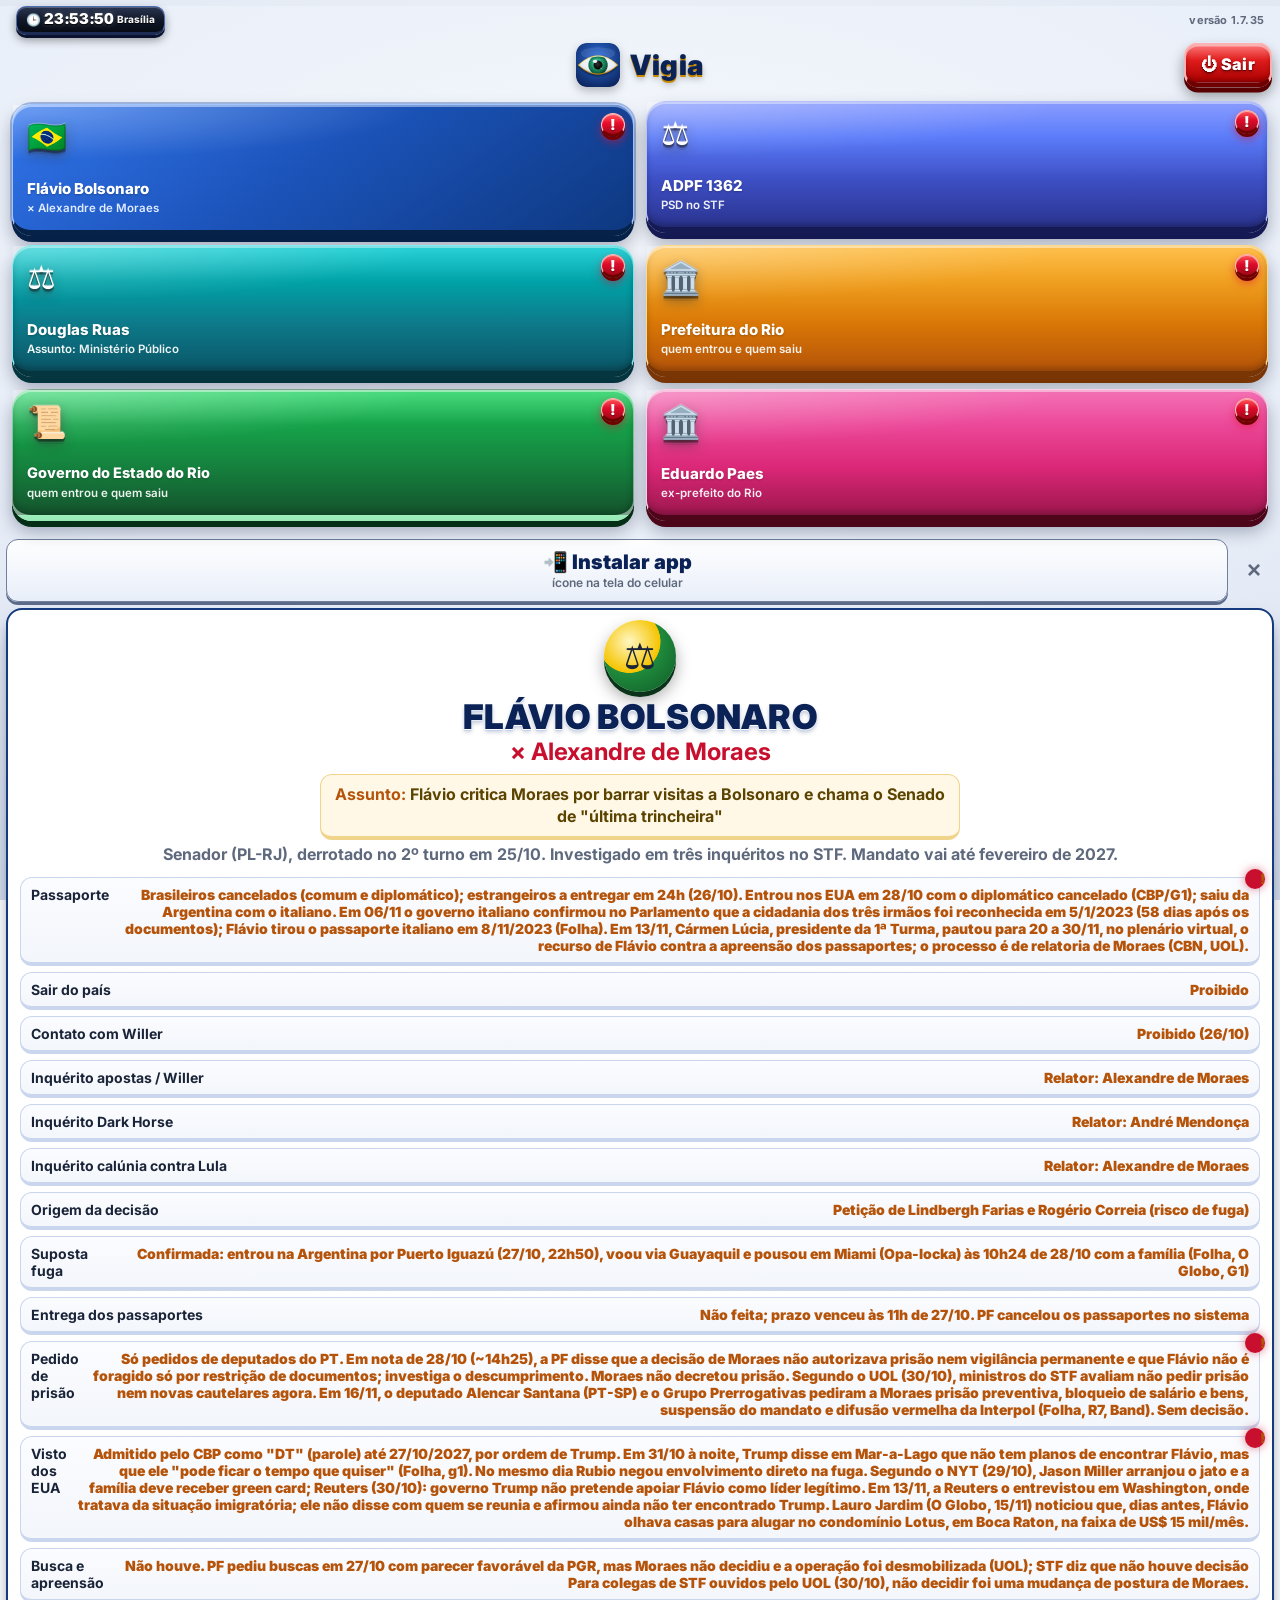
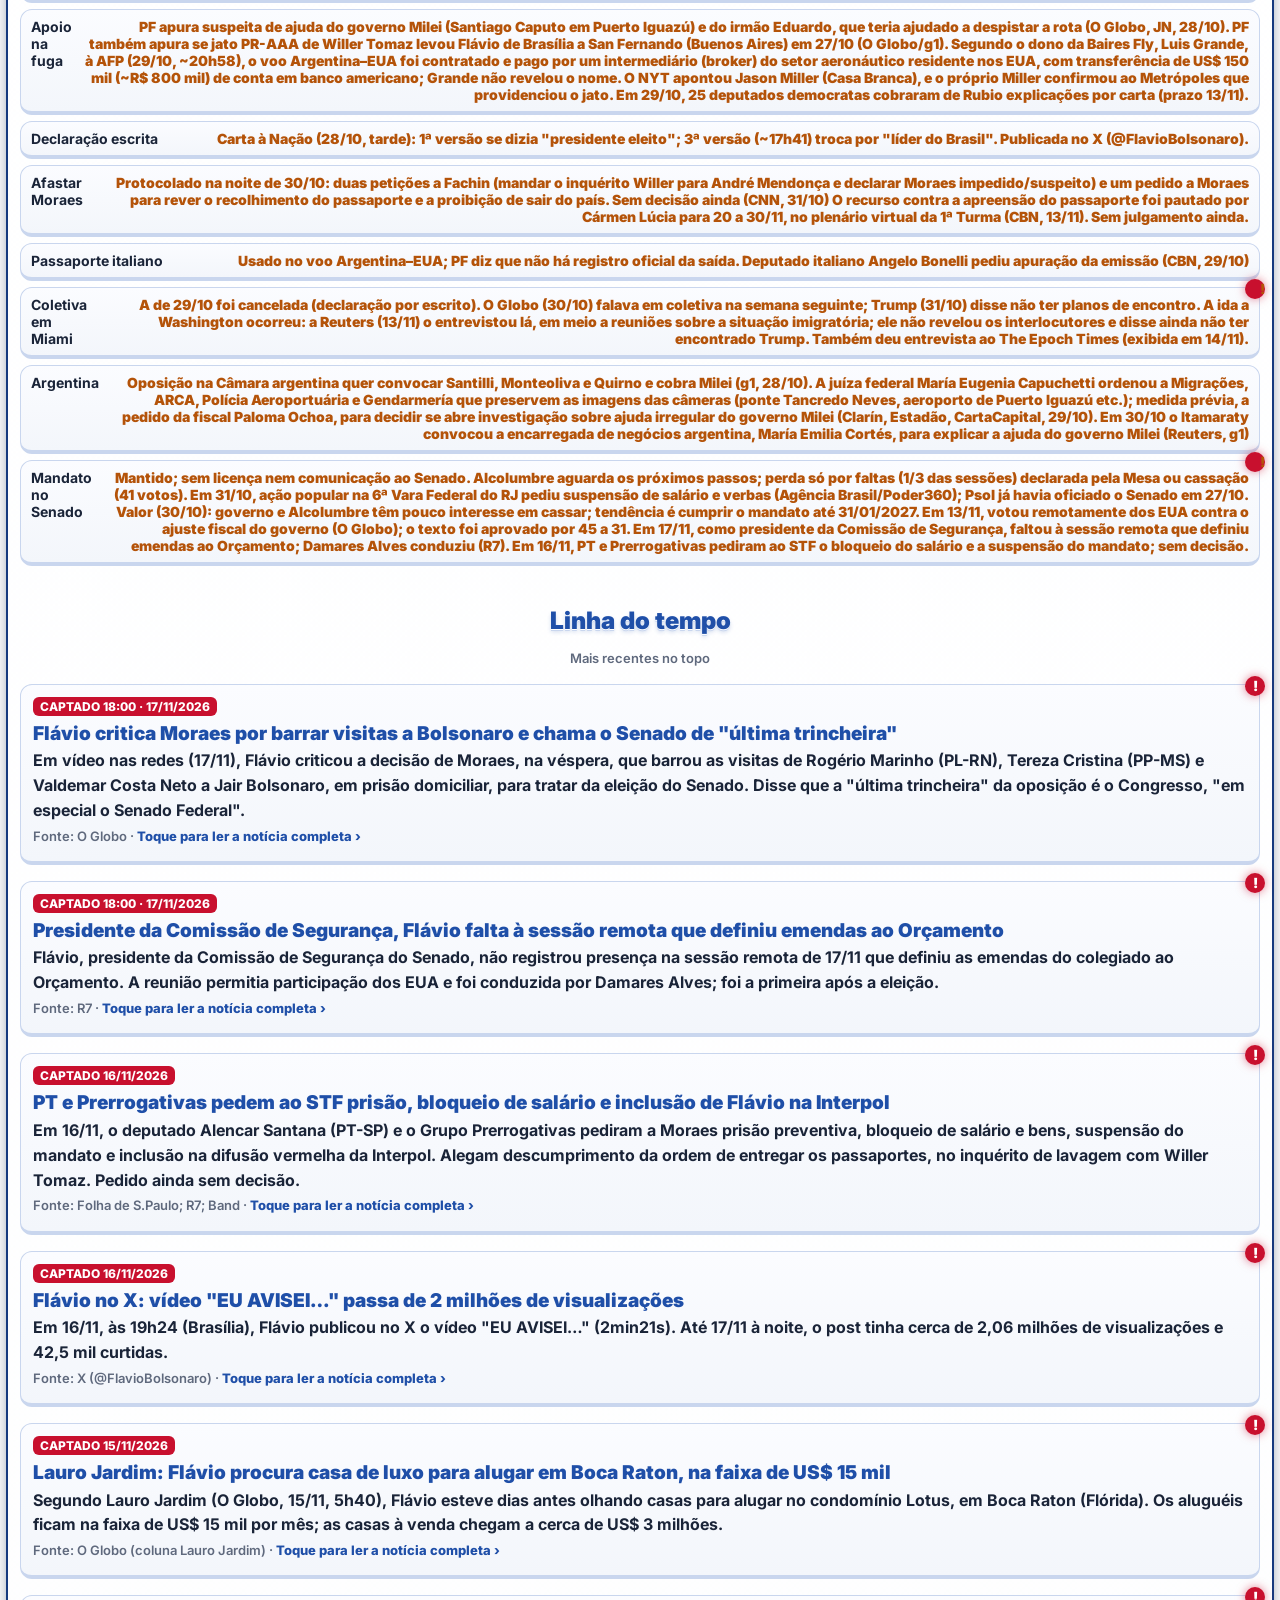
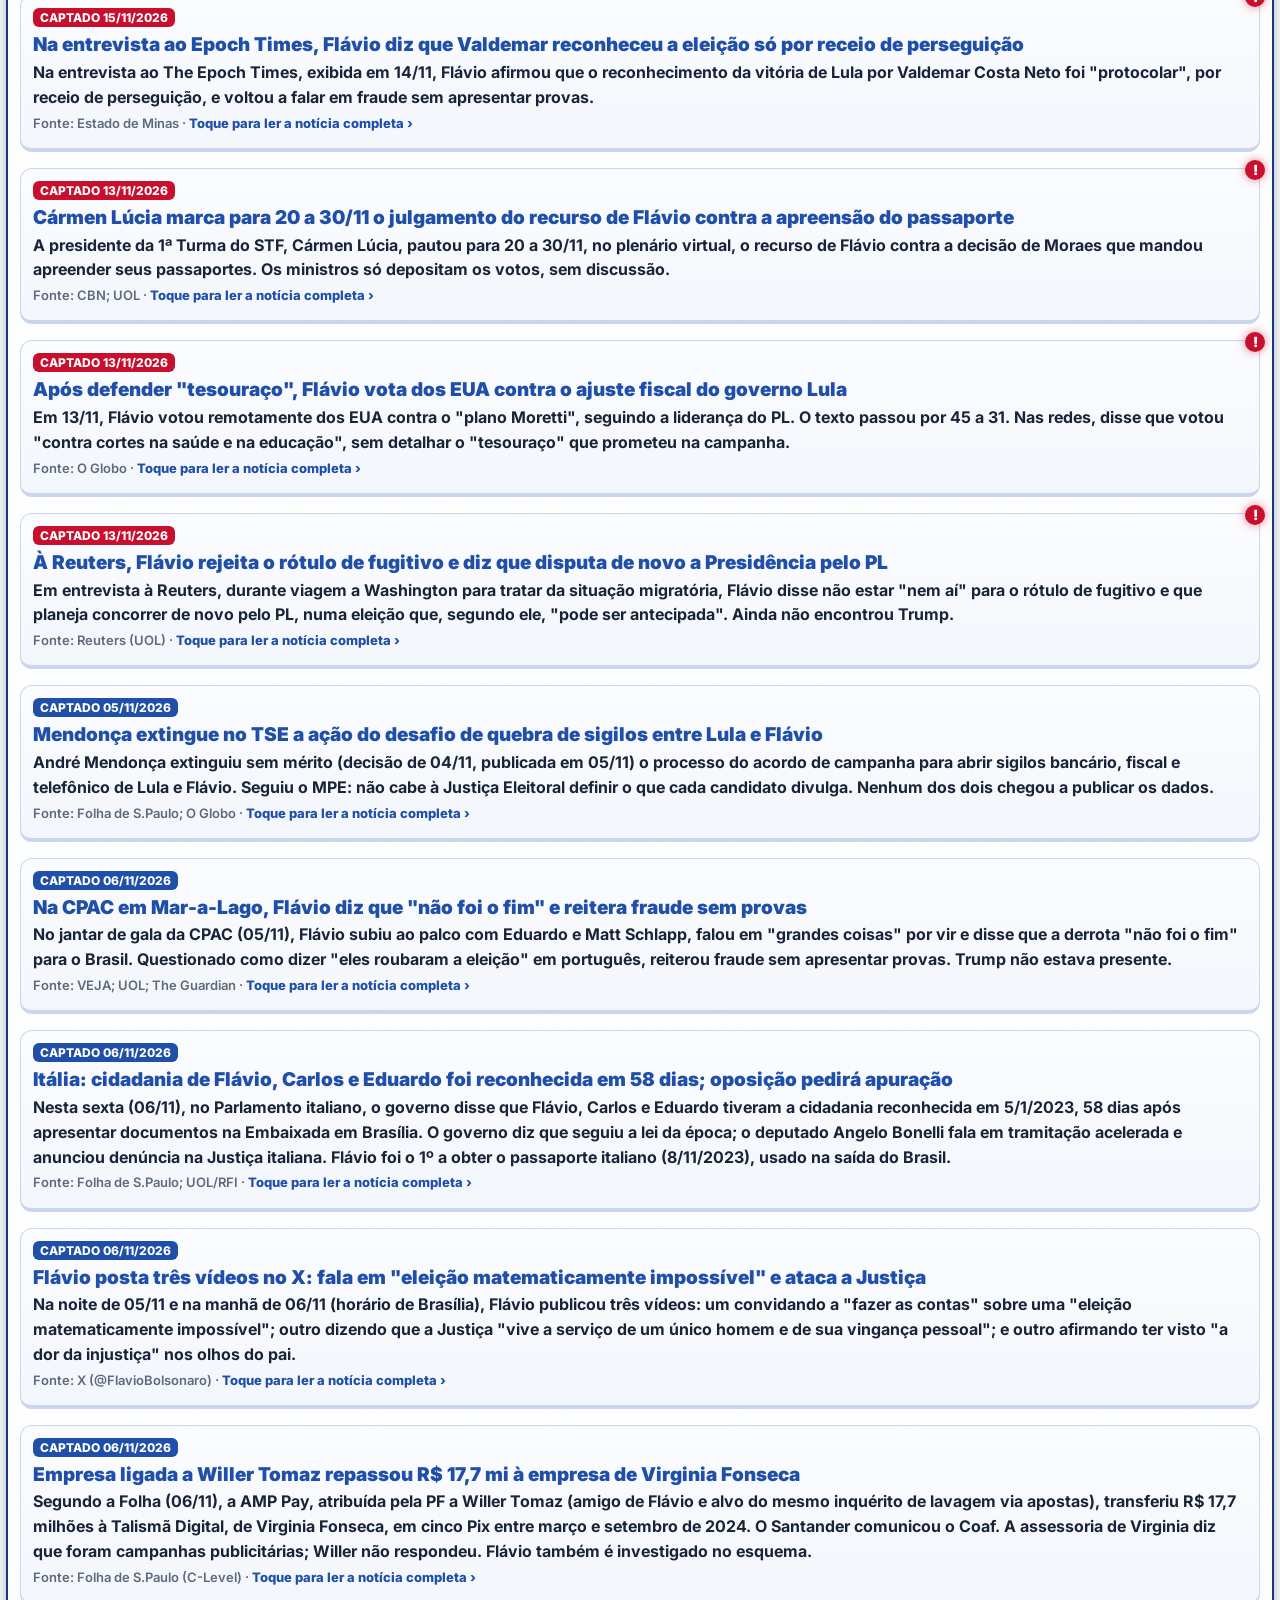
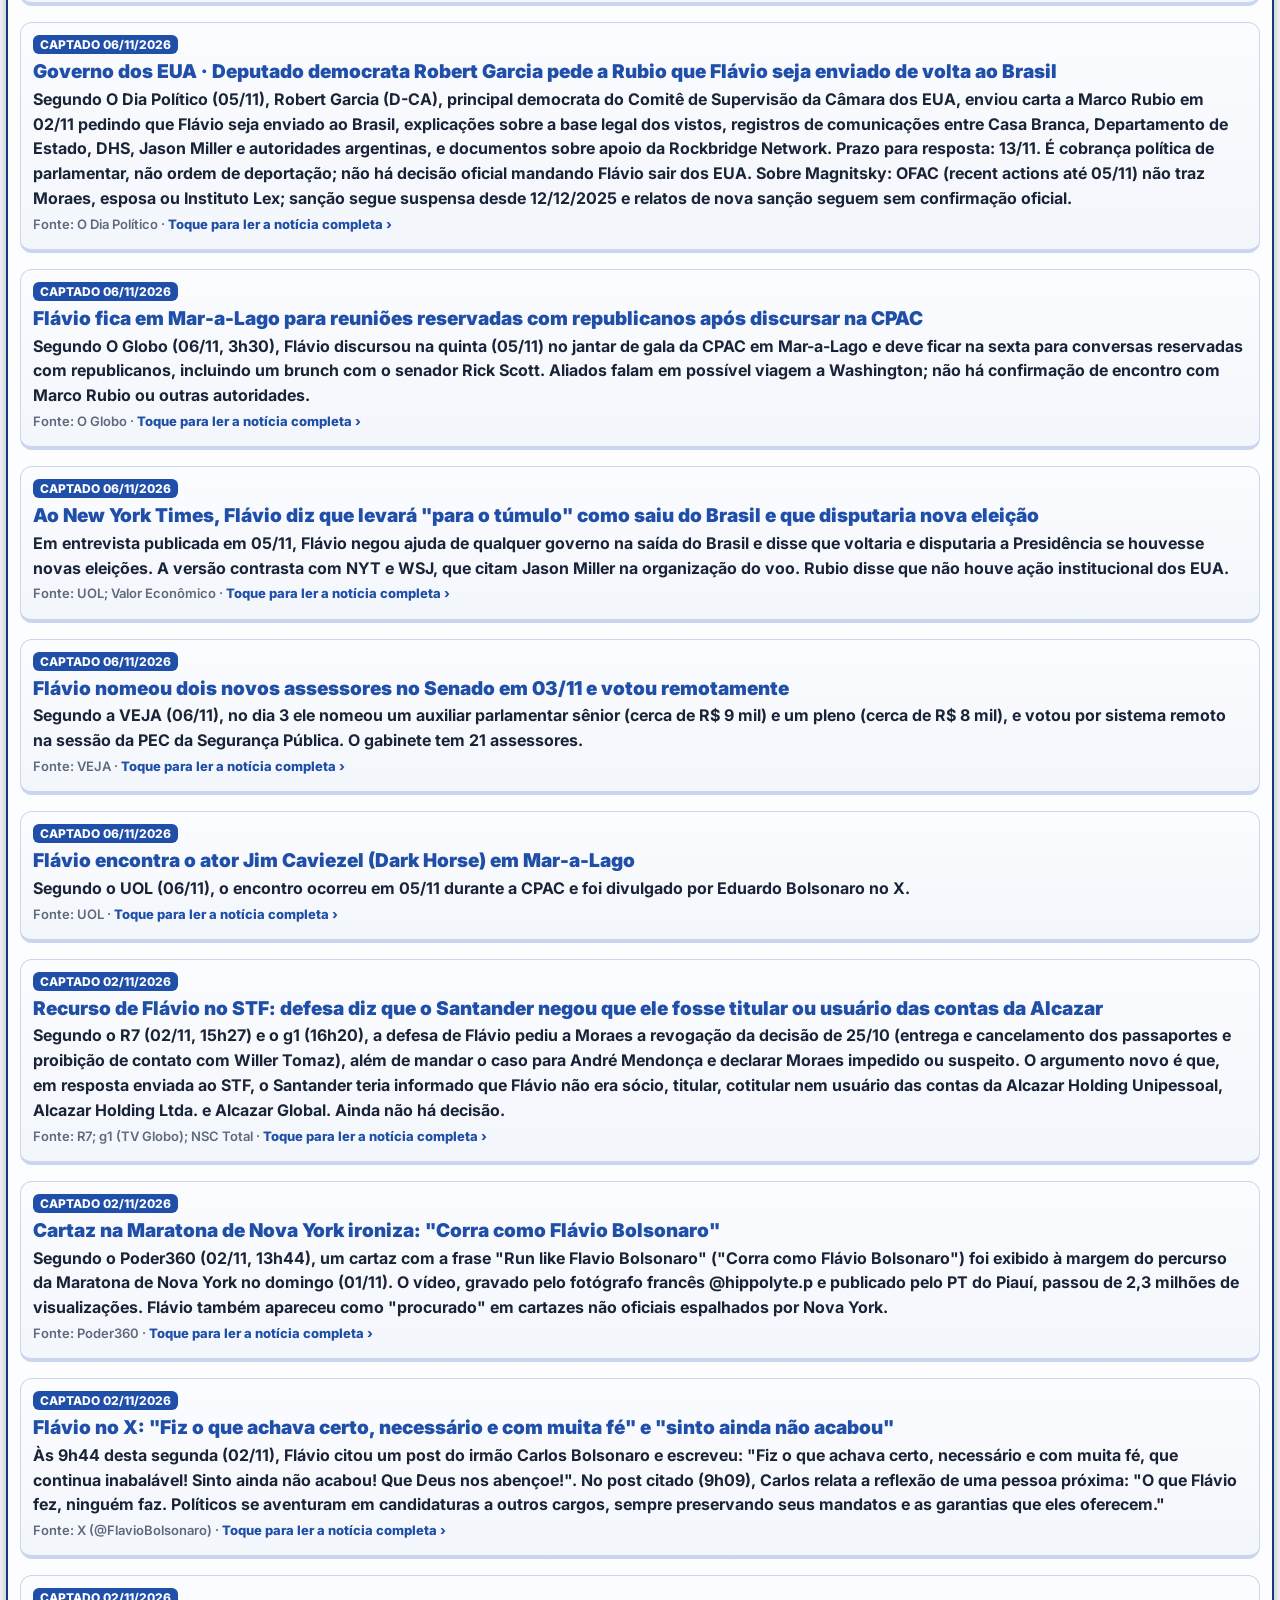
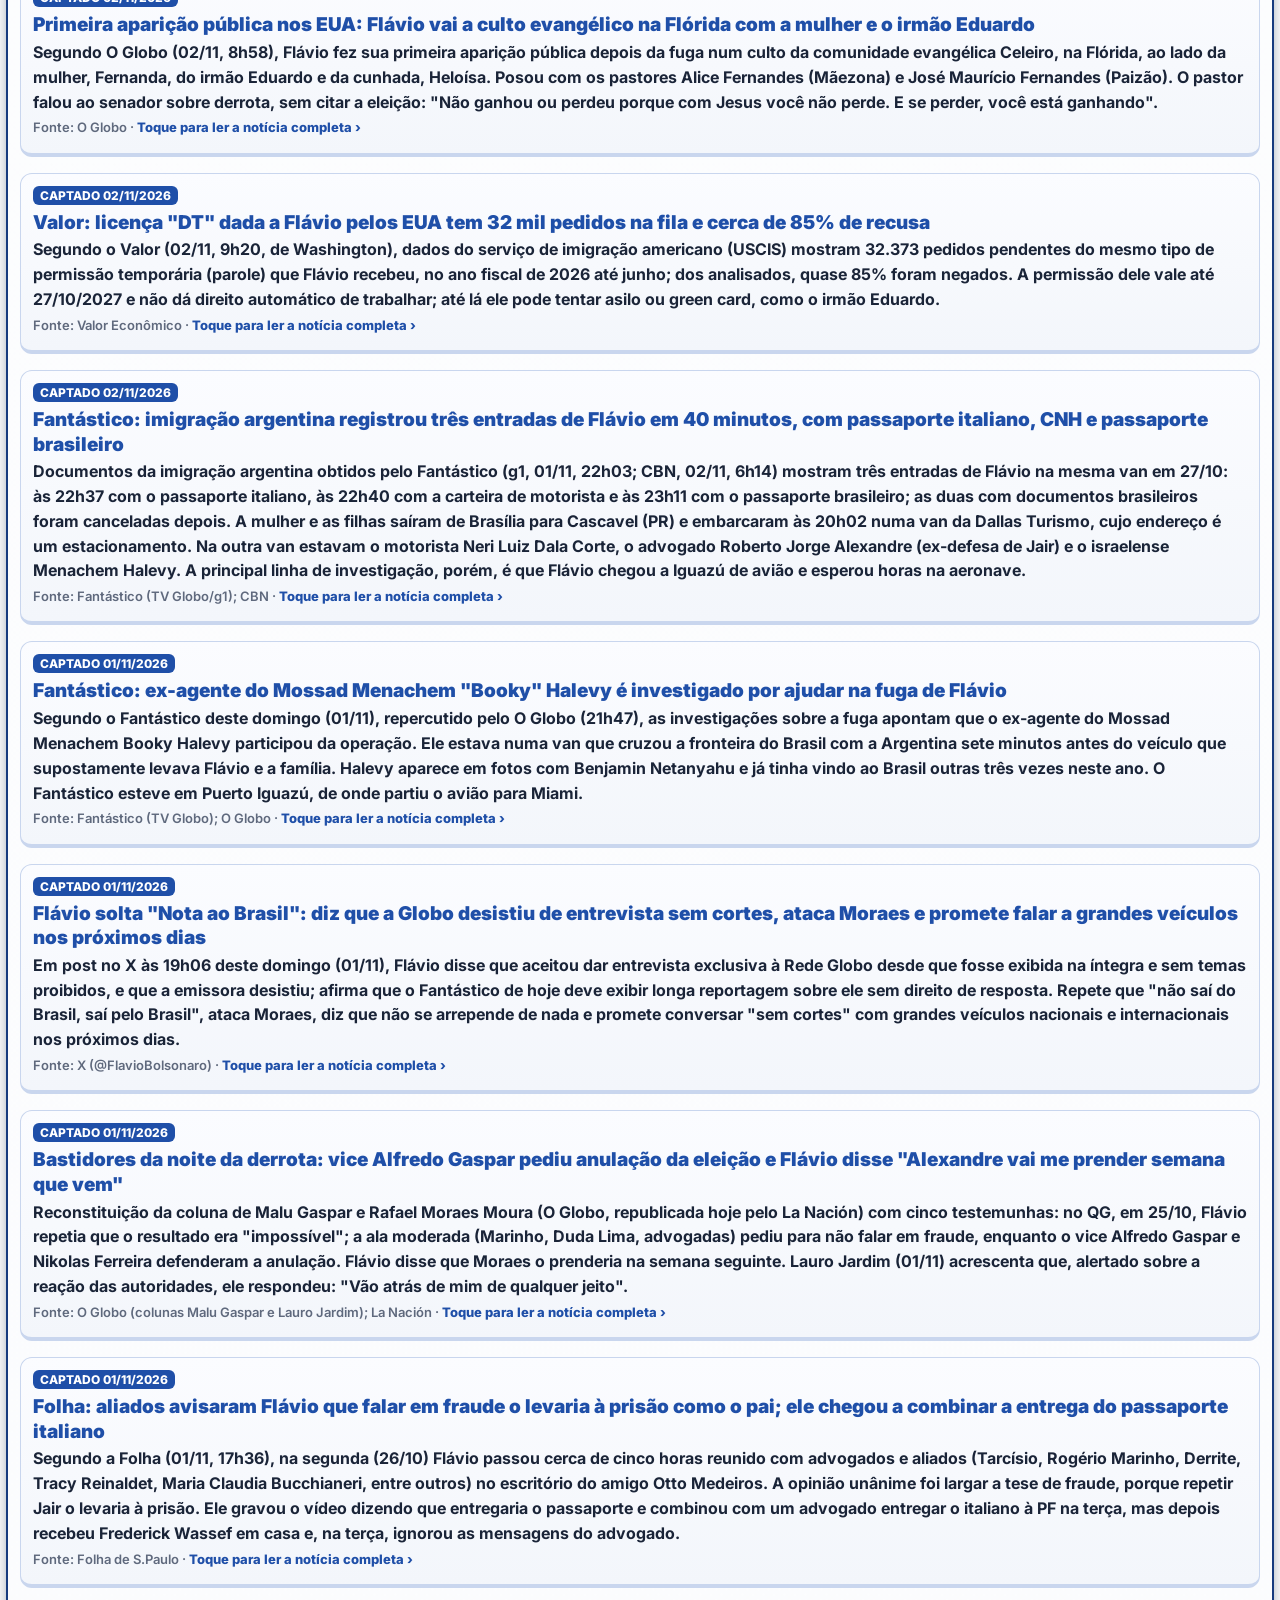
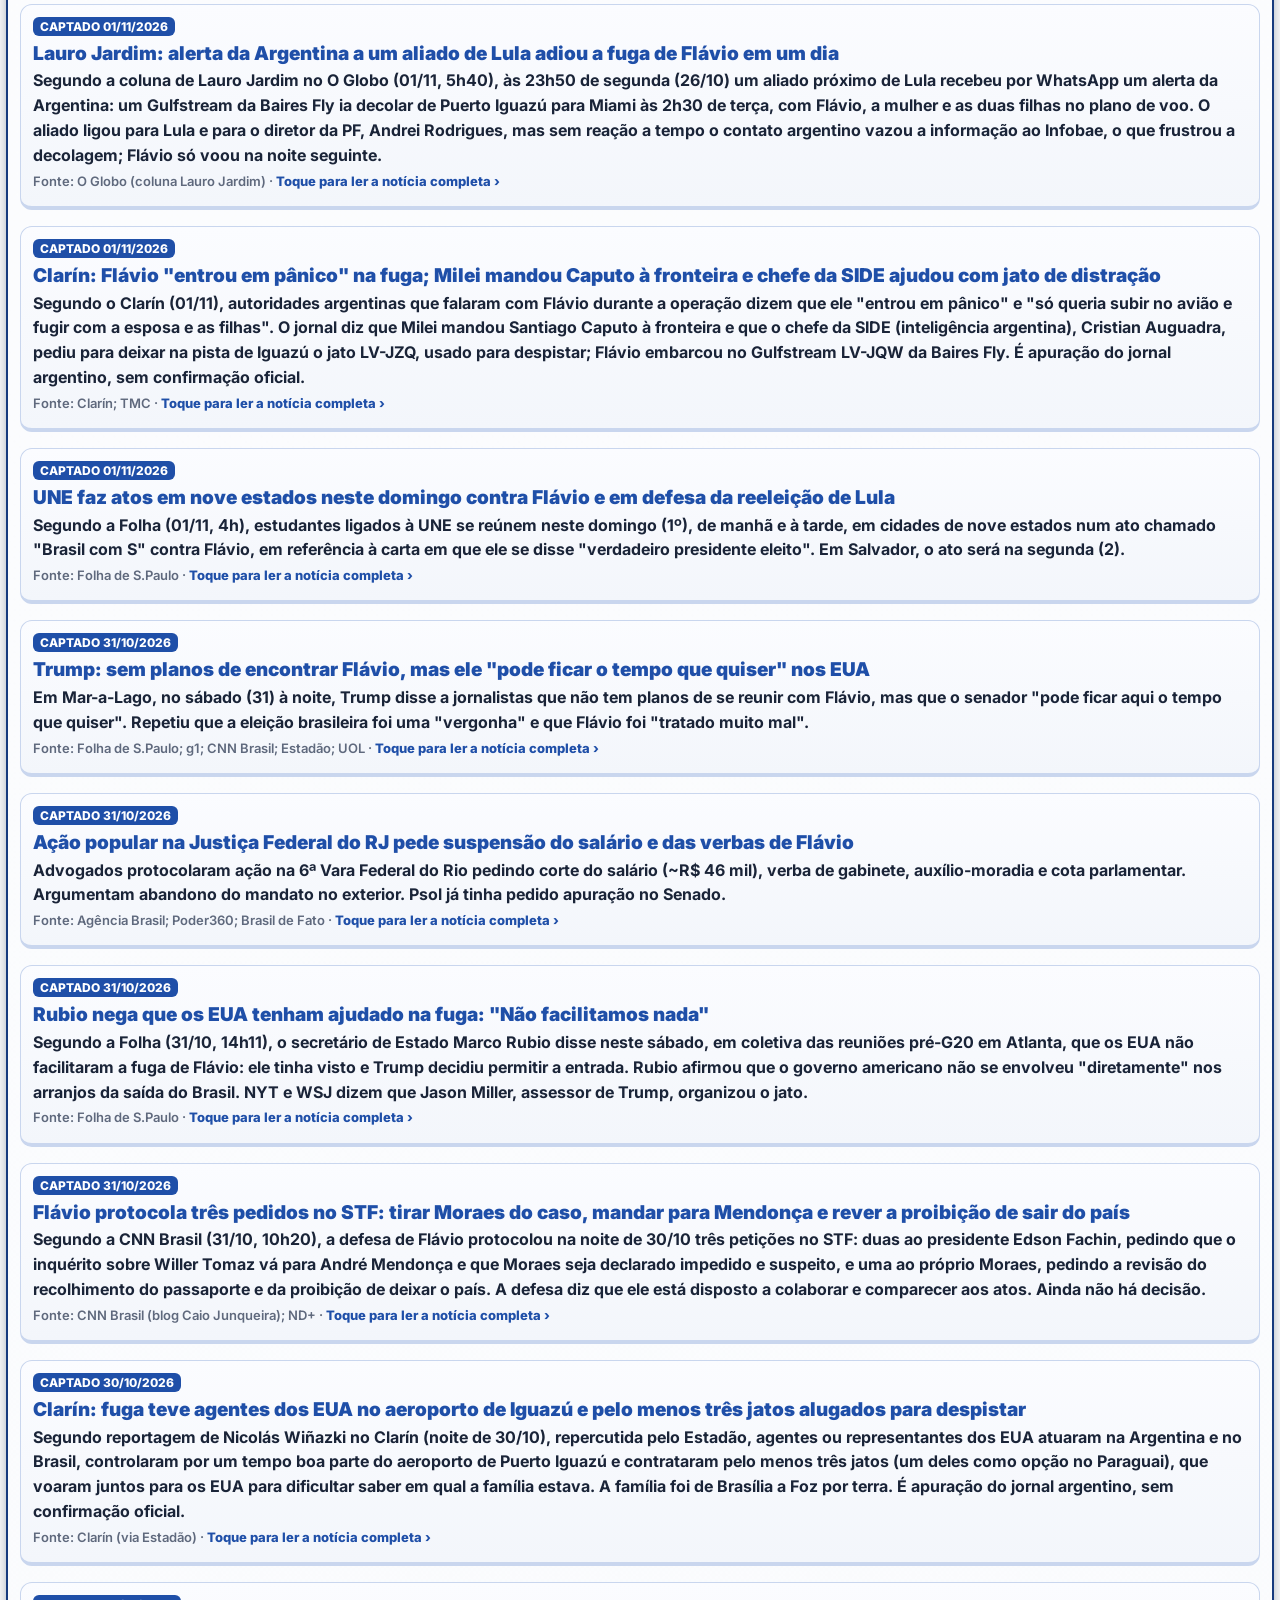
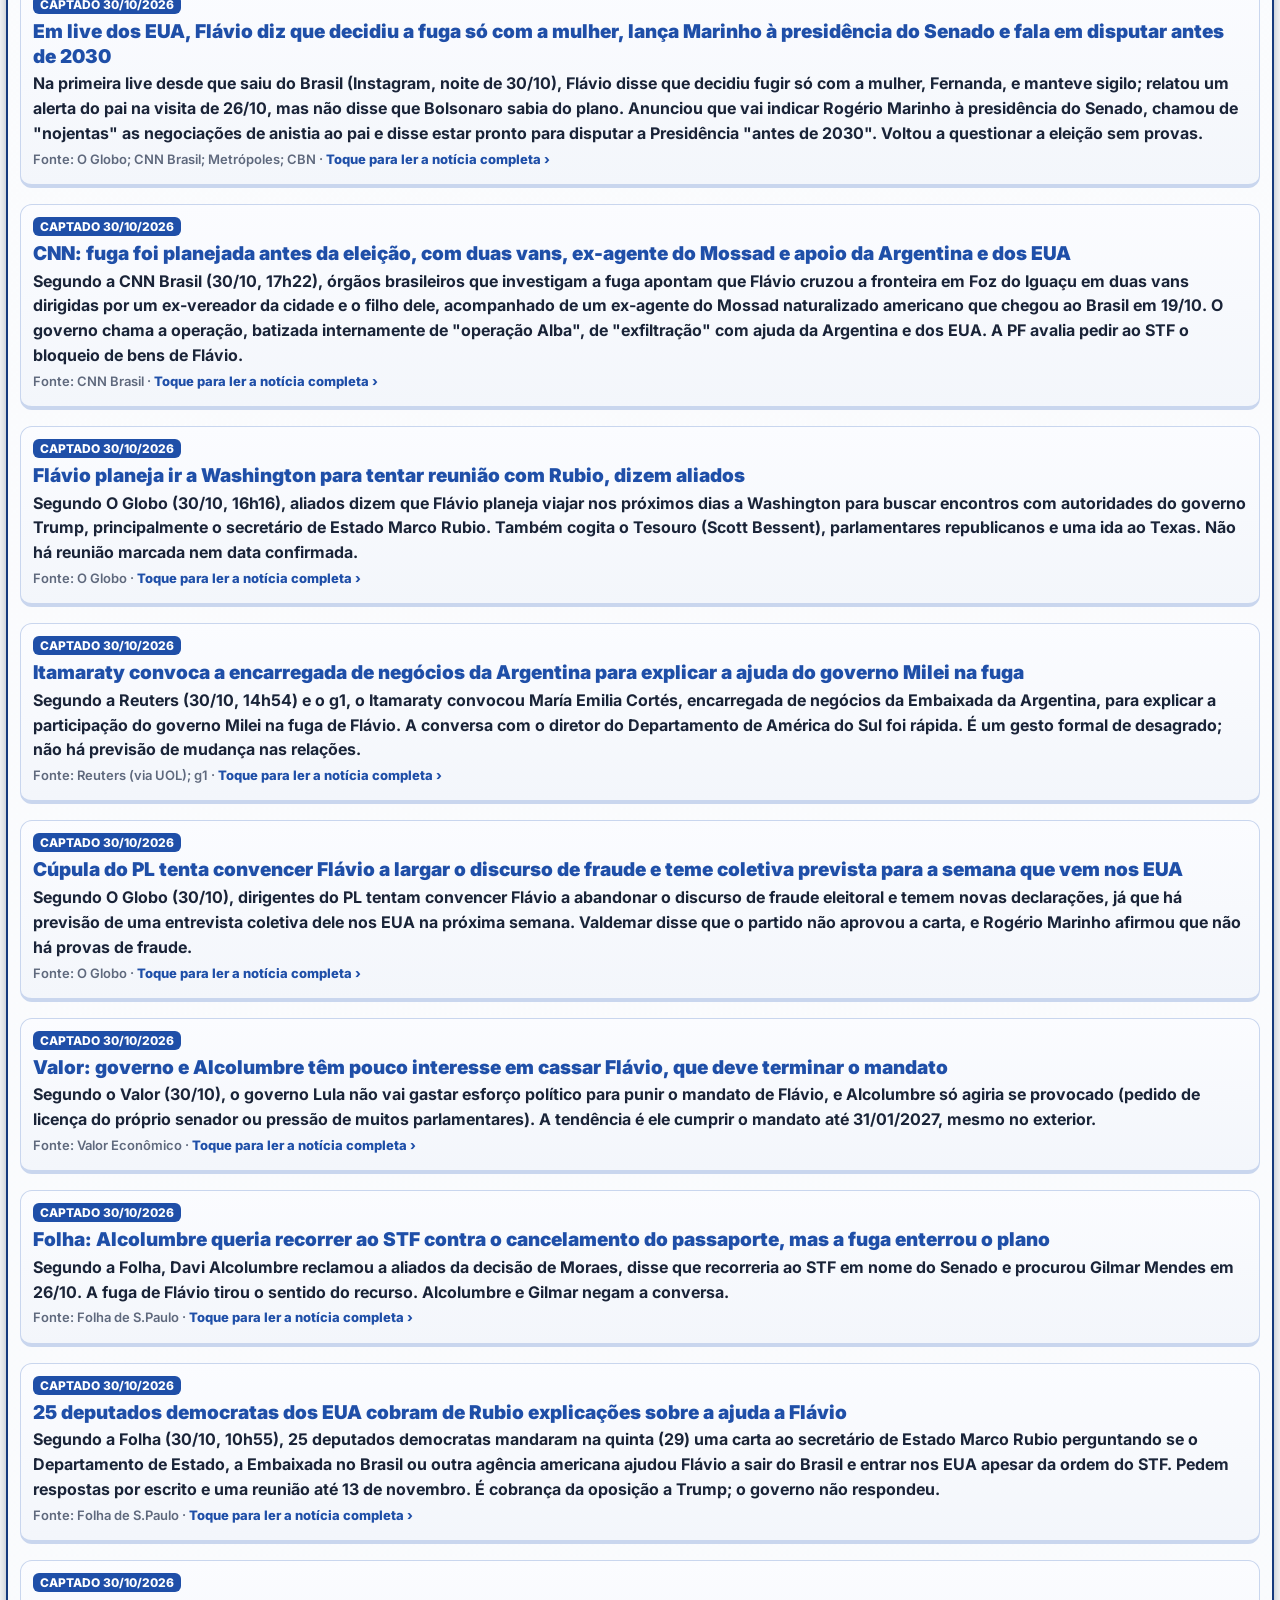
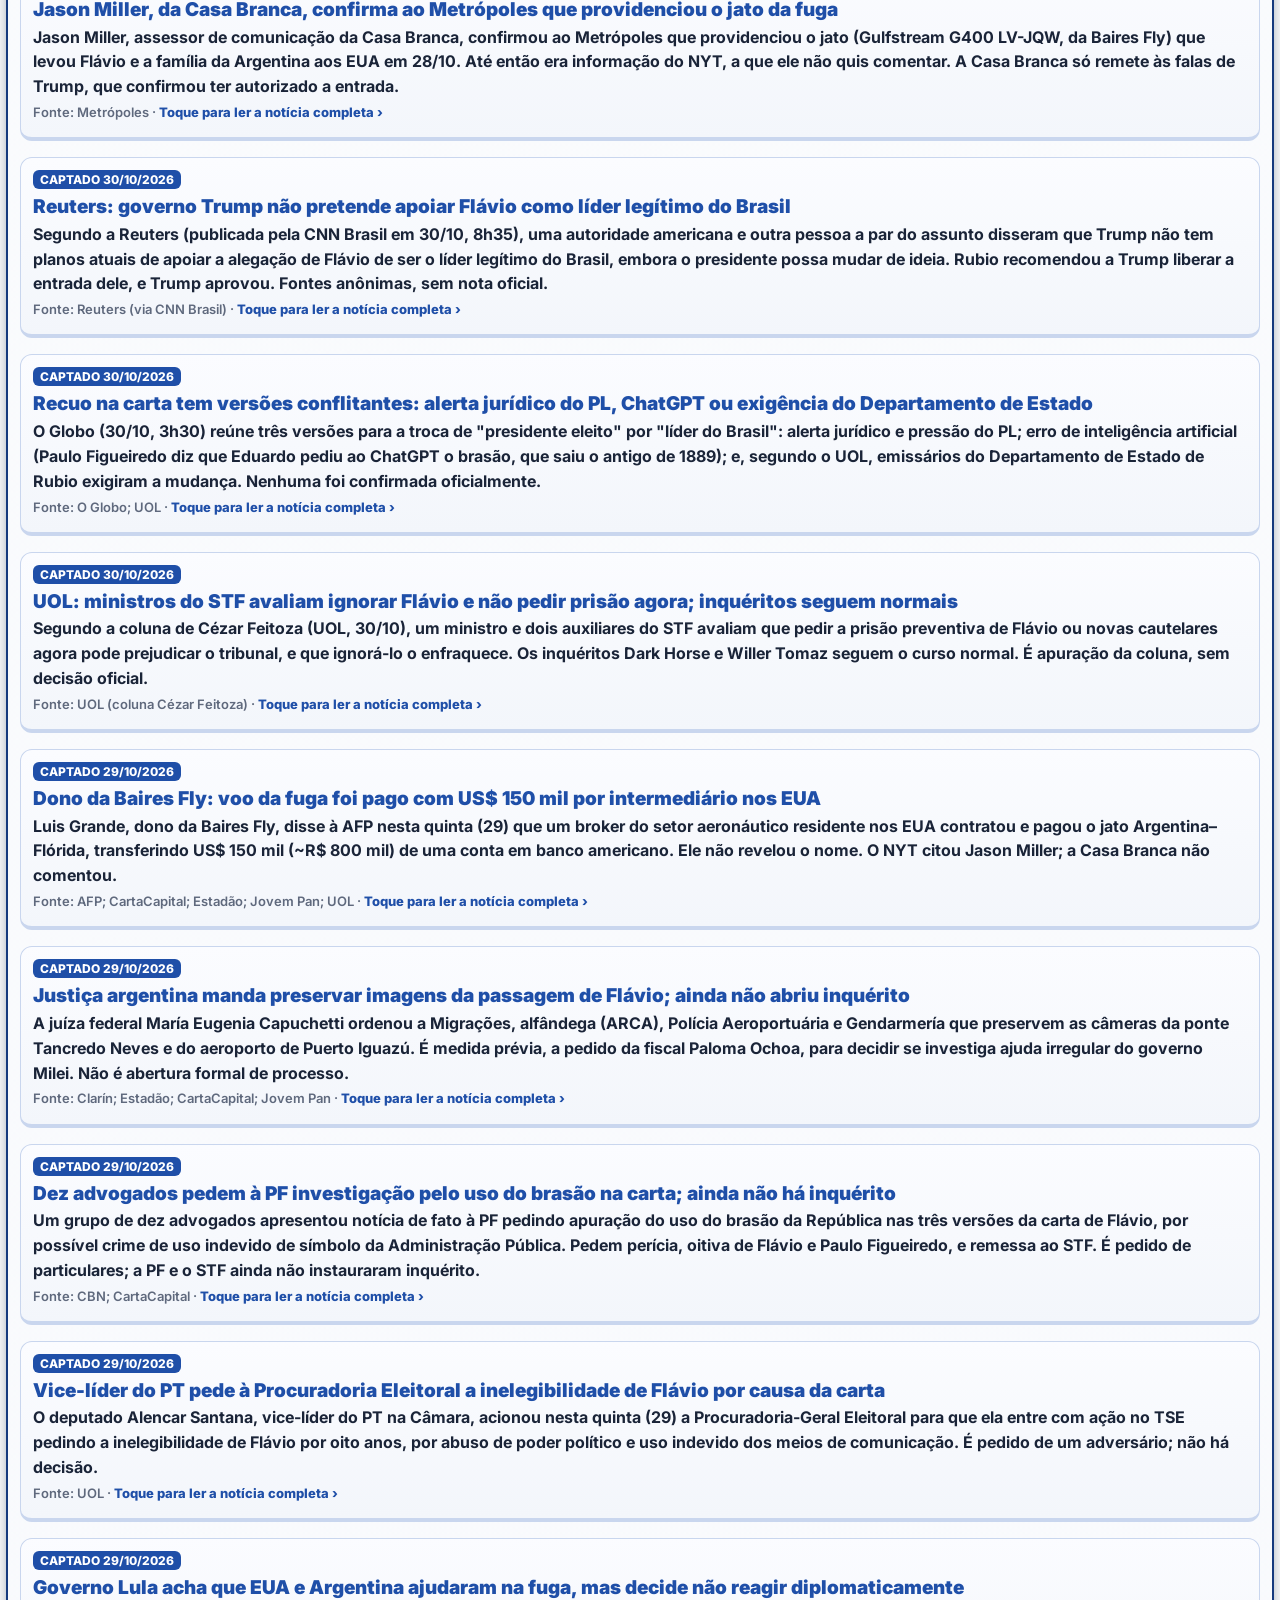
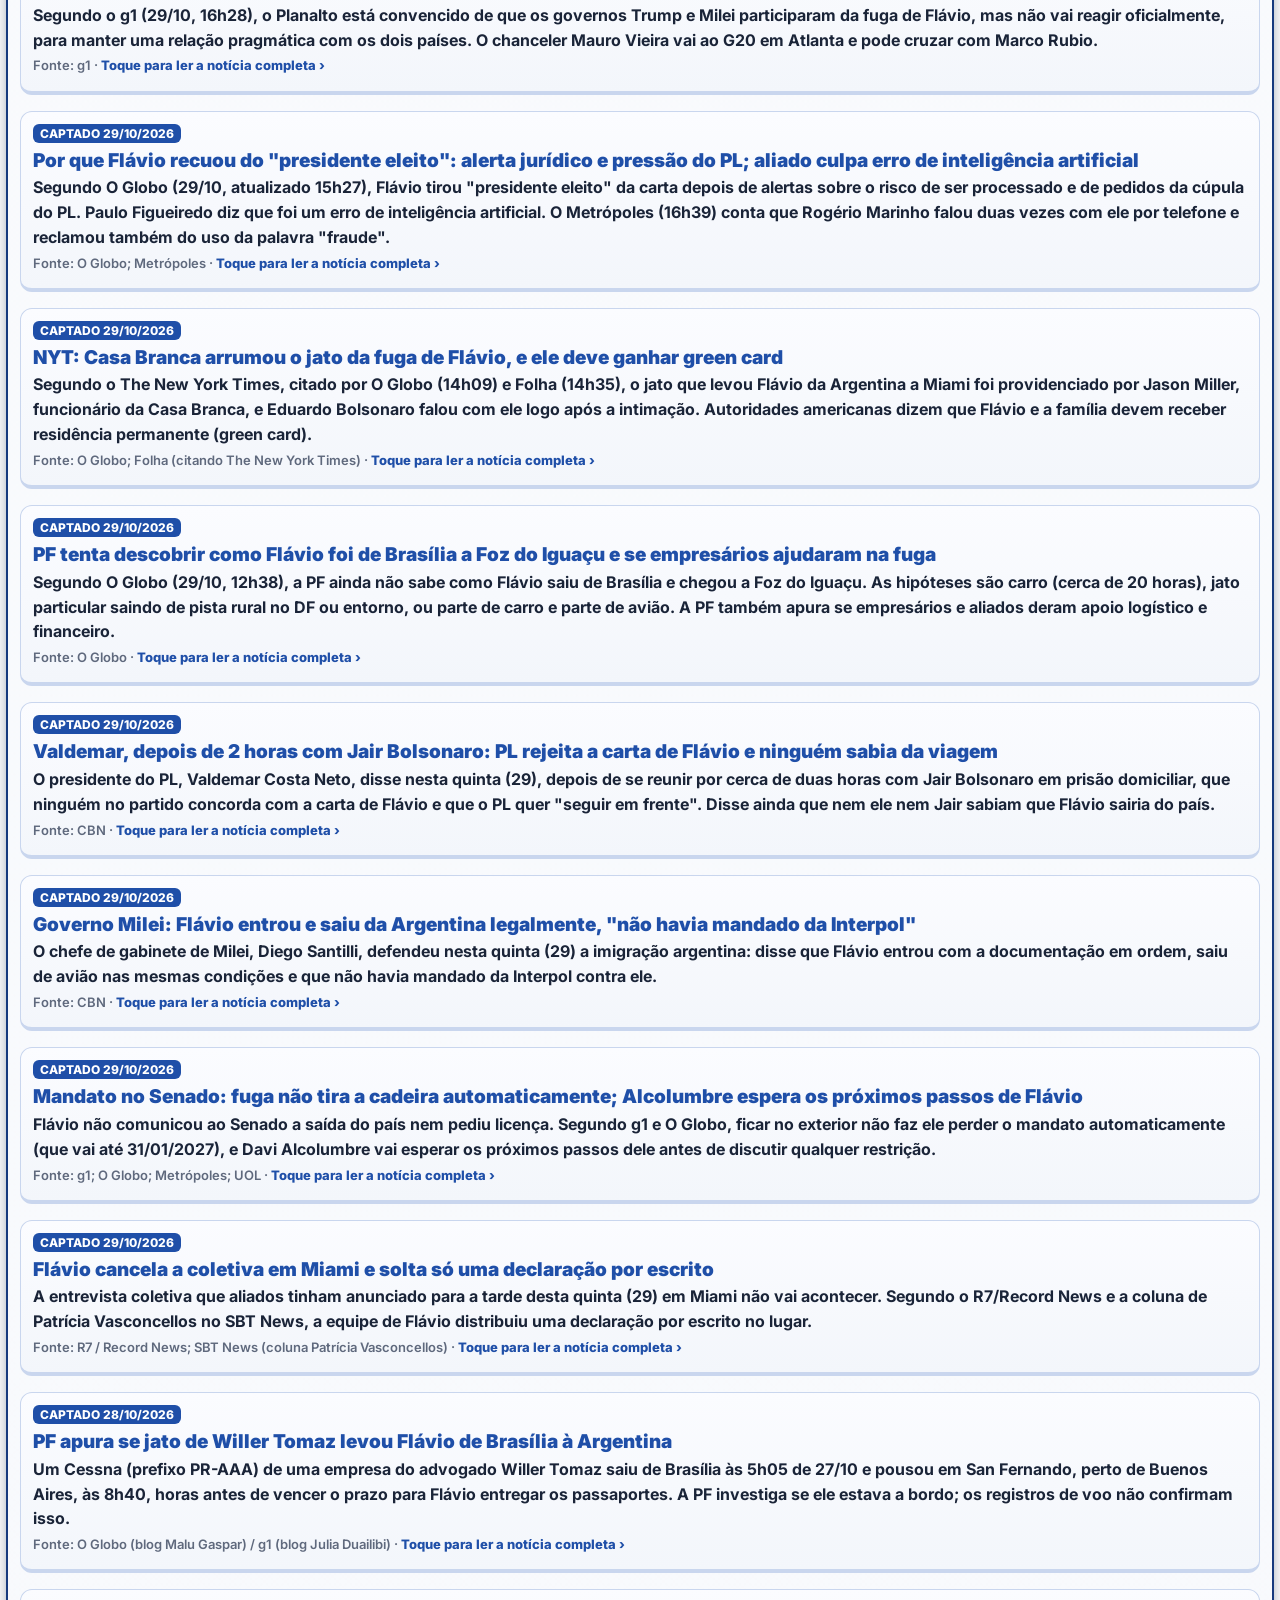
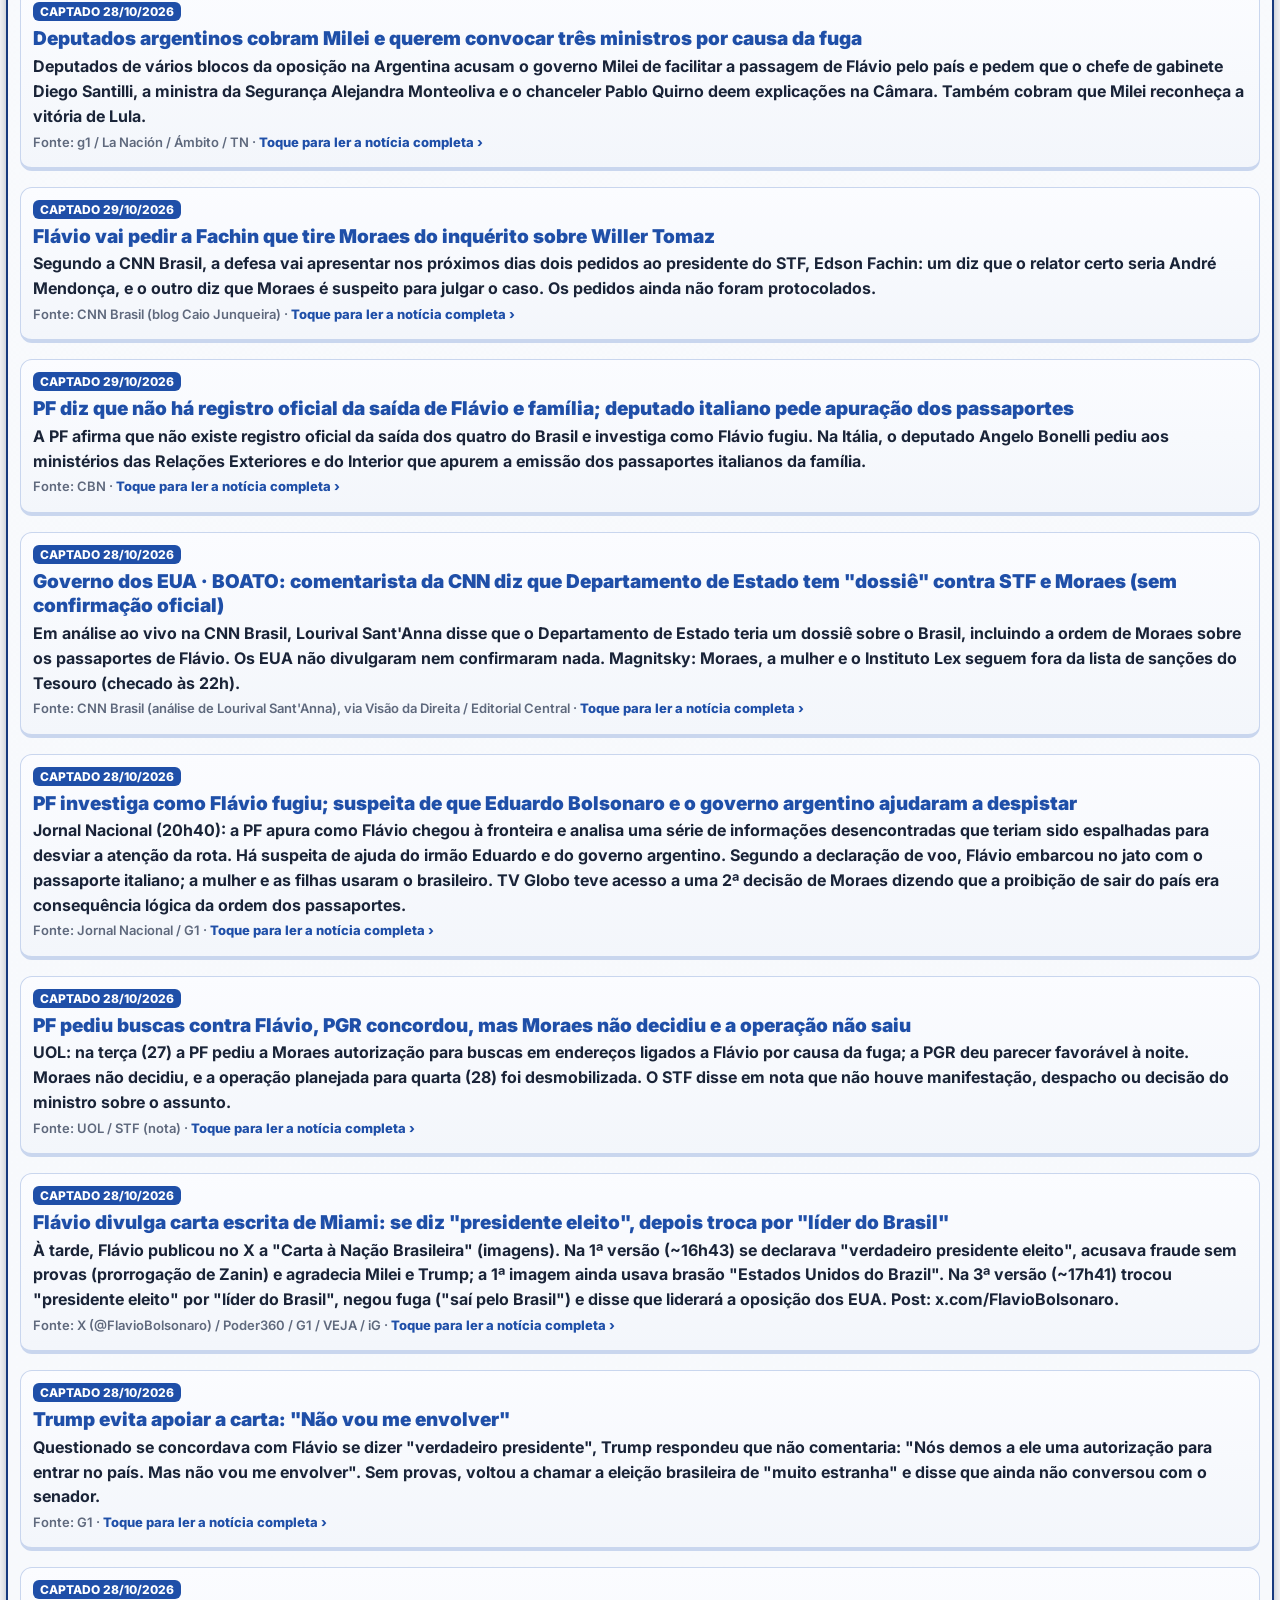
<file: index.html>
<!doctype html>
<html lang="pt-BR">
<head>
<meta charset="utf-8">
<meta name="viewport" content="width=device-width, initial-scale=1, viewport-fit=cover">
<title>Vigia</title>
<meta name="author" content="Fábio Lins e Silva">
<meta name="description" content="Apuração ao vivo de Presidente 2026 (2º turno), direto do TSE, e pesquisas eleitorais Flávio x Lula.">
<meta property="og:title" content="Vigia – ao vivo + pesquisas do 2º turno">
<meta property="og:description" content="Flávio B. x Lula: apuração ao vivo direto do TSE, votação por região, pesquisas, análise e confiabilidade dos institutos. Toque para abrir e instalar.">
<meta property="og:image" content="https://chefaofabio-hub.github.io/og-image.png?v=1"><meta property="og:image:secure_url" content="https://chefaofabio-hub.github.io/og-image.png?v=1">
<meta property="og:image:width" content="1200"><meta property="og:image:height" content="630">
<meta property="og:url" content="https://chefaofabio-hub.github.io/">
<meta property="og:type" content="website">
<meta property="og:locale" content="pt_BR">
<meta property="og:image:type" content="image/png">
<meta property="og:image:alt" content="Apuração ao vivo + pesquisas do 2º turno · Flávio B. x Lula · chefaofabio-hub.github.io">
<meta property="og:site_name" content="Vigia">
<meta name="twitter:card" content="summary_large_image">
<meta name="twitter:title" content="Vigia – ao vivo + pesquisas do 2º turno"><meta name="twitter:description" content="Flávio B. x Lula: apuração ao vivo direto do TSE, votação por região, pesquisas, análise e confiabilidade dos institutos. Toque para abrir e instalar.">
<meta name="twitter:image" content="https://chefaofabio-hub.github.io/og-image.png?v=1">
<meta name="theme-color" content="#1f4fa8">
<link rel="manifest" href="manifest.json">
<link rel="icon" type="image/png" sizes="32x32" href="icons/favicon-32.png?v=4">
<link rel="icon" type="image/png" sizes="16x16" href="icons/favicon-16.png?v=4">
<link rel="icon" type="image/svg+xml" href="icons/icon.svg?v=4">
<link rel="apple-touch-icon" sizes="180x180" href="icons/apple-touch-icon.png?v=4">
<meta name="apple-mobile-web-app-capable" content="yes">
<meta name="mobile-web-app-capable" content="yes">
<meta name="apple-mobile-web-app-title" content="Vigia">
<meta name="apple-mobile-web-app-status-bar-style" content="default">
<link rel="preconnect" href="https://fonts.googleapis.com"><link rel="preconnect" href="https://fonts.gstatic.com" crossorigin>
<link href="https://fonts.googleapis.com/css2?family=Inter:wght@500;600;700;800;900&display=swap" rel="stylesheet">
<link rel="stylesheet" href="style.css?v=100">
<link rel="stylesheet" href="adpf.css?v=5">
<link rel="stylesheet" href="flavio.css?v=4">
<link rel="stylesheet" href="ruas.css?v=1">
<link rel="stylesheet" href="prefeitura.css?v=1">
<link rel="stylesheet" href="governo.css?v=1">
<link rel="stylesheet" href="paes.css?v=1">
<link rel="stylesheet" href="inv.css?v=19">
<style id="nav4">/* Proposta A: cards grandes com gradiente */
nav.nav{display:grid!important;grid-template-columns:1fr 1fr!important;gap:12px!important;background:transparent!important;box-shadow:none!important;border:0!important;padding:4px 6px 8px!important;border-radius:0!important;align-items:stretch!important}
nav.nav a,nav.nav a.largo,nav.nav a.inteira{grid-column:auto!important;width:auto!important;justify-self:stretch!important;position:relative;overflow:visible!important;display:flex!important;flex-direction:column!important;align-items:flex-start!important;justify-content:flex-end!important;text-align:left!important;min-height:132px!important;height:auto!important;padding:16px 14px 14px!important;border-radius:20px!important;border:1.5px solid rgba(255,255,255,.45)!important;border-bottom:6px solid rgba(0,0,0,.45)!important;border-bottom-width:1px!important;color:#fff!important;text-decoration:none!important;font-weight:800!important;font-size:15px!important;line-height:1.15!important;white-space:normal!important;text-shadow:0 1px 2px rgba(0,0,0,.25)!important;box-shadow:0 6px 0 rgba(0,0,0,.35),0 10px 18px rgba(13,27,58,.3),inset 0 2px 0 rgba(255,255,255,.4)!important;transition:transform .08s,box-shadow .08s,border-bottom-width .08s!important}
nav.nav a::before{content:"";position:absolute;inset:0;background:radial-gradient(120% 80% at 0% 0%,rgba(255,255,255,.28),transparent 55%);pointer-events:none}
nav.nav a.n1{background:linear-gradient(145deg,#2f6fe0 0%,#1a4fb0 48%,#0d357a 100%)!important}
nav.nav a.n2{background:linear-gradient(145deg,#5b7cfa 0%,#3d4fc4 50%,#2a338f 100%)!important}
nav.nav a.n3{background:linear-gradient(145deg,#00a3a8 0%,#0d7a8a 50%,#0a5566 100%)!important}
nav.nav a.n4{background:linear-gradient(145deg,#f0a020 0%,#d97706 50%,#b45309 100%)!important}
nav.nav a.atual{filter:brightness(1.08);box-shadow:0 12px 28px rgba(13,27,58,.28),0 0 0 2px rgba(255,255,255,.35)!important;transition:transform .08s,box-shadow .08s,border-bottom-width .08s!important;border-bottom-width:1px!important}
nav.nav a:active{transform:translateY(2px)!important}
nav.nav a .nav-ico{font-size:30px;line-height:1;margin-bottom:auto;position:relative;z-index:1;filter:drop-shadow(0 2px 4px rgba(0,0,0,.25))}
nav.nav a .nav-lab{display:block;position:relative;z-index:1;margin-top:10px;font:800 15px/1.15 Inter,system-ui,sans-serif}
nav.nav a small{display:block!important;position:relative;z-index:1;margin-top:4px;color:rgba(255,255,255,.9)!important;font:600 11.5px/1.3 Inter,system-ui,sans-serif!important;white-space:normal!important;text-shadow:none!important}
nav.nav a small .ass-d{font-style:normal;background:none!important;-webkit-background-clip:unset!important;background-clip:unset!important;color:rgba(255,255,255,.95)!important;text-shadow:none!important}
nav.nav a .fb-ico,nav.nav a .adpf-ico{display:none!important}
nav.nav a .ponto{top:10px!important;right:10px!important;min-width:22px;height:22px;line-height:22px;font-size:14px;border-radius:11px;box-shadow:0 0 0 3px rgba(255,255,255,.45),0 4px 12px rgba(224,11,43,.5)!important}
nav.nav a:active{transform:translateY(4px)!important;border-bottom-width:2px!important;box-shadow:0 1px 0 rgba(0,0,0,.35),inset 0 3px 8px rgba(0,0,0,.35)!important}nav.nav a .nav-ico{filter:drop-shadow(0 2px 0 rgba(0,0,0,.35)) drop-shadow(0 4px 6px rgba(0,0,0,.3));text-shadow:0 3px 0 rgba(0,0,0,.25)}nav.nav a .ponto{background:linear-gradient(180deg,#ff5a5a,#e00b2b 45%,#a00818)!important;border:1.5px solid #ffb4b4!important;border-bottom:3px solid #6e0000!important;box-shadow:0 3px 0 #6e0000,0 5px 10px rgba(224,11,43,.5),inset 0 1px 0 rgba(255,255,255,.5)!important}nav.nav a.n5{background:linear-gradient(180deg,#f472b6 0%,#ec4899 28%,#db2777 62%,#9d174d 100%)!important;border-color:#fbcfe8!important;border-bottom-color:#4c0519!important;box-shadow:0 6px 0 #4c0519,0 10px 18px rgba(13,27,58,.35),inset 0 2px 0 rgba(255,255,255,.45),inset 0 -3px 6px rgba(0,0,0,.22)!important}nav.nav a:last-child:nth-child(odd){grid-column:1/-1!important;justify-self:center!important;width:min(100%,calc(50% - 6px))!important}</style>
<style id="vigiacab">.vg-cab{display:flex;align-items:center;justify-content:center;gap:10px;margin:8px 0 10px}.vg-cab img{width:44px;height:44px;border-radius:11px;box-shadow:0 4px 10px rgba(0,0,0,.35)}.vg-cab b{font:900 28px Inter,system-ui,sans-serif;letter-spacing:.5px;color:#0b2257;text-shadow:0 2px 0 #c98a00,0 4px 6px rgba(0,0,0,.25)}</style>
<style id="sairbtn">.vg-cab{position:relative}.vg-sair{position:absolute;right:6px;top:50%;transform:translateY(-50%);background:linear-gradient(#ff5a5a,#c00);color:#fff;border:0;border-radius:14px;padding:11px 18px;font:800 18px Inter,system-ui,sans-serif;box-shadow:0 4px 0 #7a0000,0 6px 10px rgba(0,0,0,.35);cursor:pointer}.vg-sair:active{transform:translateY(calc(-50% + 3px));box-shadow:0 1px 0 #7a0000}#telaSair{position:fixed;inset:0;z-index:99999;background:#0b0f1a;color:#fff;display:flex;flex-direction:column;align-items:center;justify-content:center;text-align:center;padding:30px;font-family:Inter,system-ui,sans-serif}#telaSair h2{font-size:30px;margin:14px 0}#telaSair p{color:#cbd5e1;font-size:16px;max-width:420px;line-height:1.45}#telaSair small{margin-top:28px;color:#94a3b8}</style>
</head>
<body>
<div class="versao-app"><span class="relogio" id="relogio" title="Hora local · horário de Brasília">🕒 <b id="relogioH">--:--:--</b> <small>Brasília</small></span><span class="ver-txt">versão 1.7.35</span></div>
<div class="vg-cab"><img src="icons/olho-logo.png?v=4" alt="" width="44" height="44"><b>Vigia</b><button class="vg-sair" id="btnSair" aria-label="Sair do app">⏻ Sair</button></div>
<nav class="nav" id="nav">
  <b class="ponto" id="pontoPesq" hidden style="display:none"></b><b class="ponto" id="pontoAnal" hidden style="display:none"></b><b class="ponto" id="pontoProx" hidden style="display:none"></b><b class="ponto" id="pontoConf" hidden style="display:none"></b><a href="#flavio" data-aba="flavio" class="nc n1"><span class="nav-ico" aria-hidden="true">🇧🇷</span><span class="nav-lab">Flávio Bolsonaro</span><b class="ponto" id="pontoFlavio" hidden title="novidade no caso Flávio">!</b><small>× Alexandre de Moraes</small></a><a href="#adpf" data-aba="adpf" class="nc n2"><span class="nav-ico" aria-hidden="true">⚖️</span><img src="icons/balanca-192.png" alt="" class="adpf-ico"><span class="nav-lab">ADPF 1362</span><b class="ponto" id="pontoAdpf" hidden title="novidade na ADPF">!</b><small>PSD no STF</small></a><a href="#ruas" data-aba="ruas" class="nc n3"><span class="nav-ico" aria-hidden="true">⚖️</span><span class="nav-lab">Douglas Ruas</span><b class="ponto" id="pontoRuas" hidden title="novidade no caso Ruas">!</b><small><i class="ass-d">Assunto:</i> Ministério Público</small></a><a href="#prefeitura" data-aba="prefeitura" class="nc n4"><span class="nav-ico" aria-hidden="true">🏛️</span><span class="nav-lab">Prefeitura do Rio</span><b class="ponto" id="pontoPrefeitura" hidden title="novidade na Prefeitura do Rio">!</b><small>quem entrou e quem saiu</small></a>
<a href="#governo" data-aba="governo" class="nc n6"><span class="nav-ico" aria-hidden="true">📜</span><span class="nav-lab">Governo do Estado do Rio</span><b class="ponto" id="pontoGoverno" hidden title="novidade no Governo do Estado do Rio">!</b><small>quem entrou e quem saiu</small></a>
<a href="#paes" data-aba="paes" class="nc n5"><span class="nav-ico" aria-hidden="true">🏛️</span><span class="nav-lab">Eduardo Paes</span><b class="ponto" id="pontoPaes" hidden title="novidade no caso Paes">!</b><small>ex-prefeito do Rio</small></a>
</nav>
<div class="inst" id="inst" hidden>
  <button class="inst-btn" id="btnInst">📲 Instalar app <small>ícone na tela do celular</small></button>
  <button class="inst-x" id="instX" aria-label="Agora não">×</button>
</div>
<div class="inst" id="alertaTopo" hidden>
  <button class="inst-btn alerta-btn" id="btnAlertaTopo">🔔 Ativar alertas <small>aviso no celular quando tiver novidade</small></button>
  <button class="inst-x" id="alertaTopoX" aria-label="Agora não">×</button>
</div>
<div class="alerta-ok" id="alertaOkTopo" hidden>✅ Alertas ativados <button type="button" id="alertaDeslTopo">desativar</button></div>
<div class="alerta-msg" id="alertaMsgTopo" hidden></div>

<!-- ABA APURAÇÃO -->
<main class="quadro" id="aba-apuracao" hidden style="display:none" aria-hidden="true"><!-- removida do app a pedido do Fabio; mantida oculta só porque app.js usa os ids -->
  <h1>APURAÇÃO PRESIDENTE</h1>
  <div class="turno2"><span>2º TURNO</span> Flávio Bolsonaro x Lula</div>
  <div class="subt">Domingo, 25/10/2026 · Brasil</div>
  <div class="urnasbox" id="linhaUrnas">
    <div class="ub-l1"><b id="pu">0,00%</b><span>DAS URNAS<br>APURADAS</span></div>
    <div class="ub-prog"><i id="puBar"></i></div>
    <div class="ub-l2" id="ubL2">Faltam <b id="pf">100%</b> das urnas</div>
  </div>
  <div class="cab"><span>% DOS VOTOS VÁLIDOS · TSE</span><span class="leg"><i></i>50%</span></div>
  <div class="urnas-num"><div class="un-c"><span>Total de urnas</span><b id="unTot">499.248</b></div><div class="un-c un-ap"><span>Urnas apuradas</span><b id="unAp">0</b></div></div>
  <div id="lista"></div>
  <div class="eleito" id="eleito"><div class="el-t"><svg class="el-flag" viewBox="0 0 42 28" width="36" height="24" aria-hidden="true"><defs><clipPath id="bfc"><path d="M1 3 Q11 0 21 3 T41 3 V25 Q31 22 21 25 T1 25 Z"/></clipPath><linearGradient id="bfs" x1="0" x2="1"><stop offset="0" stop-color="#fff" stop-opacity=".35"/><stop offset=".22" stop-color="#000" stop-opacity=".18"/><stop offset=".45" stop-color="#fff" stop-opacity=".32"/><stop offset=".7" stop-color="#000" stop-opacity=".2"/><stop offset=".9" stop-color="#fff" stop-opacity=".28"/><stop offset="1" stop-color="#000" stop-opacity=".15"/></linearGradient><linearGradient id="bfv" x1="0" y1="0" x2="0" y2="1"><stop offset="0" stop-color="#fff" stop-opacity=".45"/><stop offset=".45" stop-color="#fff" stop-opacity="0"/><stop offset="1" stop-color="#000" stop-opacity=".25"/></linearGradient><radialGradient id="bfa" cx=".4" cy=".35" r=".7"><stop offset="0" stop-color="#1a4fb0"/><stop offset="1" stop-color="#001a55"/></radialGradient></defs><g clip-path="url(#bfc)"><rect x="0" y="0" width="42" height="28" fill="#009c3b"/><path d="M21 4.6 37.4 14 21 23.4 4.6 14Z" fill="#ffdf00" stroke="#e6b800" stroke-width=".4"/><circle cx="21" cy="14" r="5.9" fill="url(#bfa)"/><path d="M15.3 12.9Q21 10.6 26.8 14.6" fill="none" stroke="#fff" stroke-width="1.3"/><rect width="42" height="28" fill="url(#bfs)"/><rect width="42" height="28" fill="url(#bfv)"/></g><path d="M1 3 Q11 0 21 3 T41 3 V25 Q31 22 21 25 T1 25 Z" fill="none" stroke="rgba(0,60,20,.55)" stroke-width=".8"/></svg><span class="el-lab">CANDIDATO ELEITO:</span> <span class="el-ag">aguardando definição matemática</span></div></div>
  <div class="vantagem selo-vant" id="vantagem">Vantagem = <span class="nw">0 votos</span></div>
  <div id="espera" class="espera" hidden>
    <div class="esp-t">A apuração começa em <b class="nw">25/10 às 17h</b></div>
    <div class="esp-s">horário de Brasília · fechamento das urnas</div>
    <div class="contagem" id="contagem"></div>
  </div>
  <div id="resultado">
    <hr>
    <div class="extras" id="extras"></div>
    <div class="status" id="status">Carregando dados do TSE…</div>
  </div>
  <div class="autoria"><span class="nome">CRIADO POR FÁBIO LINS E SILVA</span> <span class="sep">·</span> <a href="tel:+5521971902990" class="nw">(21) 97190-2990</a></div>
  <div class="rod"><b>Fonte oficial: Tribunal Superior Eleitoral (TSE)</b> <span class="nw" id="linhaHora">· totalizado às <span id="hora">—</span></span></div>
  <div class="vivo" id="vivo"><span class="pt"></span><span id="vivotxt">conectando…</span></div>
  <div class="aviso-teste" hidden></div>
</main>

<!-- ABA CONFIABILIDADE -->
<main class="quadro" id="aba-confiabilidade" style="display:none" aria-hidden="true" hidden>
  <h1 class="cf-h1">CONFIABILIDADE<br>DAS PESQUISAS</h1>
  <div class="turno2"><span>1º TURNO</span> mais perto das urnas</div>
  <div class="aviso2t">Resultado oficial TSE (votos válidos): <b class="az">Flávio 47,03%</b> x <b class="vm">Lula 45,16%</b> · vantagem de 1,87 p.p.</div>
  <ol class="cf-lista"><li class="cf-item"><span class="cf-pos">1º</span><div class="cf-c"><div class="cf-n">Veritá <i class="cf-ok">Acertou o líder no&nbsp;1º&nbsp;turno</i></div><div class="cf-v"><span class="az">Flávio 47,0%</span> · <span class="vm">Lula 45,0%</span></div></div><div class="cf-e"><b>0,1</b><small>erro na margem</small><span>erro médio 0,1</span></div></li><li class="cf-item"><span class="cf-pos">2º</span><div class="cf-c"><div class="cf-n">Gerp <i class="cf-ok">Acertou o líder no&nbsp;1º&nbsp;turno</i></div><div class="cf-v"><span class="az">Flávio 46,2%</span> · <span class="vm">Lula 44,1%</span></div></div><div class="cf-e"><b>0,3</b><small>erro na margem</small><span>erro médio 0,9</span></div></li><li class="cf-item"><span class="cf-pos">3º</span><div class="cf-c"><div class="cf-n">Futura <i class="cf-ok">Acertou o líder no&nbsp;1º&nbsp;turno</i></div><div class="cf-v"><span class="az">Flávio 44,8%</span> · <span class="vm">Lula 42,6%</span></div></div><div class="cf-e"><b>0,3</b><small>erro na margem</small><span>erro médio 1,7</span></div></li><li class="cf-item"><span class="cf-pos">4º</span><div class="cf-c"><div class="cf-n">100% Cidades <i class="cf-ok">Acertou o líder no&nbsp;1º&nbsp;turno</i></div><div class="cf-v"><span class="az">Flávio ≈44,4%</span> · <span class="vm">Lula ≈41,5%</span></div></div><div class="cf-e"><b>1,1</b><small>erro na margem</small><span>erro médio 2,1</span></div></li><li class="cf-item"><span class="cf-pos">5º</span><div class="cf-c"><div class="cf-n">Palver <i class="cf-ok">Acertou o líder no&nbsp;1º&nbsp;turno</i></div><div class="cf-v"><span class="az">Flávio 47,5%</span> · <span class="vm">Lula 43,4%</span></div></div><div class="cf-e"><b>2,2</b><small>erro na margem</small><span>erro médio 2,0</span></div></li><li class="cf-item"><span class="cf-pos">6º</span><div class="cf-c"><div class="cf-n">PoderData</div><div class="cf-v"><span class="az">Flávio 44,1%</span> · <span class="vm">Lula 45,2%</span></div></div><div class="cf-e"><b>2,9</b><small>erro na margem</small><span>erro médio 0,9</span></div></li><li class="cf-item"><span class="cf-pos">7º</span><div class="cf-c"><div class="cf-n">Ideia</div><div class="cf-v"><span class="az">Flávio ≈39,0%</span> · <span class="vm">Lula ≈40,1%</span></div></div><div class="cf-e"><b>2,9</b><small>erro na margem</small><span>erro médio 4,3</span></div></li><li class="cf-item"><span class="cf-pos">8º</span><div class="cf-c"><div class="cf-n">Datafolha</div><div class="cf-v"><span class="az">Flávio 43,5%</span> · <span class="vm">Lula 45,7%</span></div></div><div class="cf-e"><b>4,0</b><small>erro na margem</small><span>erro médio 1,5</span></div></li><li class="cf-item"><span class="cf-pos">9º</span><div class="cf-c"><div class="cf-n">DataTrends</div><div class="cf-v"><span class="az">Flávio ≈42,4%</span> · <span class="vm">Lula ≈44,6%</span></div></div><div class="cf-e"><b>4,0</b><small>erro na margem</small><span>erro médio 2,0</span></div></li><li class="cf-item"><span class="cf-pos">10º</span><div class="cf-c"><div class="cf-n">Quaest</div><div class="cf-v"><span class="az">Flávio 43,7%</span> · <span class="vm">Lula 46,0%</span></div></div><div class="cf-e"><b>4,2</b><small>erro na margem</small><span>erro médio 1,4</span></div></li></ol>
  <div class="cf-mais">Fora do top 10: AtlasIntel (4,8) · IFP (5,3) · Vox (5,5) · Real Time Big Data (6,1) · Nexus (7,1) · MDA (7,6) · Data Index (7,8) — erro na margem, em p.p.</div>
  <div class="autoria"><span class="nome">CRIADO POR FÁBIO LINS E SILVA</span> <span class="sep">·</span> <a href="tel:+5521971902990" class="nw">(21) 97190-2990</a></div>
  <div class="rod cf-rod"><b>Critério:</b> última pesquisa nacional de cada instituto antes de 04/10, em votos válidos. Ordem pelo <b>erro na margem</b> (diferença entre a vantagem Flávio–Lula da pesquisa e a das urnas); o <b>erro médio</b> por candidato desempata. Valores com ≈ foram reconstruídos a partir do desvio publicado pela fonte. <b>Fonte:</b> <a href="https://www.placardaspesquisas.com.br/" target="_blank" rel="noopener">Placar das Pesquisas</a> (ranking do 1º turno) e TSE.</div>
</main>

<!-- ABA REGIÕES -->
<main class="quadro" id="aba-regioes" hidden style="display:none" aria-hidden="true">
  <h1>VOTAÇÃO POR REGIÃO</h1>
  <div class="turno2"><span>2º TURNO</span> Flávio Bolsonaro x Lula</div>
  <div class="subt">Domingo, 25/10/2026 · % dos votos válidos em cada região</div>
  <hr>
  <div id="regioes" class="regioes"></div>
  <div class="autoria"><span class="nome">CRIADO POR FÁBIO LINS E SILVA</span> <span class="sep">·</span> <a href="tel:+5521971902990" class="nw">(21) 97190-2990</a></div>
  <div class="rod"><b>Fonte oficial: Tribunal Superior Eleitoral (TSE)</b> <span class="nw">· soma dos resultados de cada estado</span></div>
  <div class="vivo"><span class="pt"></span><span id="ufHora">conectando…</span></div>
  <div class="aviso-teste" hidden></div>
</main>

<!-- ABA PESQUISAS -->
<main class="quadro" id="aba-pesquisas" style="display:none" aria-hidden="true" hidden>
  <h1>PESQUISAS ELEITORAIS</h1>
  <div class="turno2"><span>2º TURNO</span> Flávio Bolsonaro x Lula</div>
  <div class="aviso-graf">👆 CLIQUE EM CIMA DA PESQUISA PARA VER O GRÁFICO DE EVOLUÇÃO</div>
  <div class="aviso2t">Somente pesquisas feitas após o 1º turno (entrevistas a partir de 05/10)</div>
  <div class="alerta" id="alertaBox" hidden>
    <button class="alerta-btn" id="btnAlerta">🔔 Ativar alertas <small>aviso no celular quando tiver novidade</small></button>
    <div class="alerta-msg" id="alertaMsg" hidden></div>
  </div>
  <div id="cartoes"></div>
  <div class="autoria"><span class="nome">CRIADO POR FÁBIO LINS E SILVA</span> <span class="sep">·</span> <a href="tel:+5521971902990" class="nw">(21) 97190-2990</a></div>
  <div class="rod" id="pesqRod">—</div>
</main>

<!-- ABA ANÁLISE -->
<main class="quadro" id="aba-analise" style="display:none" aria-hidden="true" hidden>
  <h1>ANÁLISE DAS PESQUISAS</h1>
  <div class="turno2"><span>2º TURNO</span> Flávio Bolsonaro x Lula</div>
  <div class="aviso2t">Soma de todas as pesquisas nacionais feitas após o 1º turno · % dos votos válidos</div>
  <div id="analise"><div class="vazio">Carregando…</div></div>
  <div class="autoria"><span class="nome">CRIADO POR FÁBIO LINS E SILVA</span> <span class="sep">·</span> <a href="tel:+5521971902990" class="nw">(21) 97190-2990</a></div>
  <div class="rod" id="anRod">—</div>
</main>

<!-- ABA PROXIMAS -->
<main class="quadro" id="aba-proximas" hidden style="display:none" aria-hidden="true">
  <h1 style="font-size:clamp(18px,5.6vw,28px)">DIVULGAÇÃO DAS PRÓXIMAS PESQUISAS</h1>
  <div class="turno2"><span>2º TURNO</span> Flávio Bolsonaro x Lula</div>
  <div class="aviso2t">Só as datas de divulgação · o resultado fica na aba Pesquisas</div>
  <div id="proximas"><div class="vazio">Carregando…</div></div>
  <div class="autoria"><span class="nome">CRIADO POR FÁBIO LINS E SILVA</span> <span class="sep">·</span> <a href="tel:+5521971902990" class="nw">(21) 97190-2990</a></div>
  <div class="rod" id="pxRod">—</div>
</main>

<!-- ABA ADPF -->
<main class="quadro aba" id="aba-adpf" hidden>
 <div id="adFaixa" hidden></div>
 <div class="adpf-topo">
  <img class="adpf-logo" src="icons/balanca-logo.png" alt="Balança da Justiça" width="72" height="72">
  <h1 style="font-size:clamp(20px,6.4vw,30px)">PSD AÇÃO 2º TURNO</h1>
  <div class="numproc" id="adNum"><span>Número do processo:</span><b>ADPF 1362</b></div>
  <div class="adpf-ext">Arguição de Descumprimento de Preceito Fundamental</div>
  <div class="subt">ADPF no STF · governador do RJ</div>
  <div class="st" id="adSt"></div>
  <div class="cdt">Contagem até 25/10/2026</div>
  <div class="contagem" id="adCont"></div>
 </div>
 <h2 class="tit">Processo</h2><div id="adProc"></div>
 <h2 class="tit">Segundo turno no Rio de Janeiro?</h2><p class="nota">Tudo o que saiu na mídia · mais recentes no topo</p><div id="ad2t"></div>
 <h2 class="tit">Acompanhamento</h2><p class="nota">Mais recentes no topo</p><div id="adAnd"></div>
 <h2 class="tit">Ministros</h2><div id="adMin"></div>
 <h2 class="tit">Contexto</h2><div id="adCtx"></div>
 <h2 class="tit">Fontes</h2><div id="adFon"></div>
 <div class="rod" id="adAtu">Carregando…</div>
</main>

<main class="quadro aba" id="aba-flavio" hidden>
 <div class="fb-topo">
  <div class="fb-logo">⚖️</div>
  <h1 style="font-size:clamp(20px,6.4vw,30px)">FLÁVIO BOLSONARO</h1>
  <div class="fb-contra" id="fbContra">× Alexandre de Moraes</div>
  <div class="fb-assunto" id="fbAss"></div>
  <div class="subt" id="fbRes"></div>
  <div class="st" id="fbSt"></div>
 </div>
 <h2 class="tit">Linha do tempo</h2><p class="nota">Mais recentes no topo</p><div id="fbLin"></div>
 <div class="rod" id="fbAtu">Carregando…</div>
</main>

<main class="quadro aba" id="aba-ruas" hidden>
 <div class="rs-topo">
  <div class="rs-logo">🏛️</div>
  <h1 style="font-size:clamp(20px,6.4vw,30px)">DOUGLAS RUAS</h1>
  <div class="rs-contra" id="rsContra">× Ministério Público do RJ</div>
  <div class="rs-assunto" id="rsAss"></div>
  <div class="subt" id="rsRes"></div>
  <div class="st" id="rsSt"></div>
 </div>
 <h2 class="tit">Linha do tempo</h2><p class="nota">Mais recentes no topo</p><div id="rsLin"></div>
 <div class="rod" id="rsAtu">Carregando…</div>
</main>

<main class="quadro aba" id="aba-prefeitura" hidden>
 <div class="pf-topo">
  <div class="pf-logo">🏛️</div>
  <h1 style="font-size:clamp(18px,5.8vw,28px)">PREFEITURA DO RIO</h1>
  <div class="pf-contra" id="pfContra">Diário Oficial do Município</div>
  <div class="pf-assunto" id="pfAss"></div>
  <div class="subt" id="pfRes"></div>
  <div class="st" id="pfSt"></div>
 </div>
 <h2 class="tit">Quem entrou e quem saiu</h2><p class="nota">Trocas no 1º escalão · mais recentes no topo</p><div id="pfLin"></div>
 <div class="rod" id="pfAtu">Carregando…</div>
</main>

<main class="quadro aba" id="aba-governo" hidden>
 <div class="ge-topo">
  <div class="ge-logo">📜</div>
  <h1 style="font-size:clamp(18px,5.4vw,28px)">GOVERNO DO ESTADO DO RIO</h1>
  <div class="ge-contra" id="geContra">Diário Oficial do Estado do Rio de Janeiro</div>
  <div class="ge-assunto" id="geAss"></div>
  <div class="subt" id="geRes"></div>
  <div class="st" id="geSt"></div>
 </div>
 <h2 class="tit">Quem entrou e quem saiu</h2><p class="nota">Trocas no 1º escalão estadual · mais recentes no topo</p><div id="geLin"></div>
 <div class="rod" id="geAtu">Carregando…</div>
</main>

<main class="quadro aba" id="aba-paes" hidden>
 <div class="pa-topo">
  <div class="pa-logo">🏛️</div>
  <h1 style="font-size:clamp(20px,6.4vw,30px)">EDUARDO PAES</h1>
  <div class="pa-contra" id="paContra">× Justiça Eleitoral · MPRJ · STF</div>
  <div class="pa-assunto" id="paAss"></div>
  <div class="subt" id="paRes"></div>
  <h2 class="tit" style="margin-top:14px">Processos</h2>
  <div class="st" id="paSt"></div>
 </div>
 <h2 class="tit">Notícias</h2><p class="nota">Mais recentes no topo · jornais, revistas, colunas e TV</p><div id="paLin"></div>
 <div class="rod" id="paAtu">Carregando…</div>
</main>


<div class="sheet-fundo" id="sheet" hidden>
  <div class="sheet" role="dialog" aria-modal="true" aria-labelledby="sheetT">
    <button class="sheet-x" id="sheetX" aria-label="Fechar">×</button>
    <h3 id="sheetT">Instalar o app</h3>
    <div id="sheetC"></div>
  </div>
</div>

<script src="app.js?v=108"></script>
<script src="adpf.js?v=9"></script>
<script src="flavio.js?v=12"></script>
<script src="ruas.js?v=6"></script>
<script src="prefeitura.js?v=1"></script>
<script src="governo.js?v=1"></script>
<script src="paes.js?v=1"></script>
<script src="inv.js?v=6"></script>
<div id="telaSair" hidden style="display:none"><img src="icons/olho-logo.png?v=4" width="72" height="72" alt="" style="border-radius:16px"><h2>App encerrado</h2><p><b>iPhone:</b> deslize de baixo para cima e arraste o Vigia para cima para fechar.<br><b>Android:</b> toque no botão de apps recentes e deslize o Vigia para fechar.</p><small>Toque na tela para voltar</small></div>
<script>(function(){var b=document.getElementById('btnSair'),t=document.getElementById('telaSair');b.onclick=function(){try{window.close()}catch(e){}if(/Android/i.test(navigator.userAgent)){try{var n=history.length;if(n>1)history.go(-(n-1));setTimeout(function(){history.back()},150)}catch(e){}}setTimeout(function(){if(!window.closed){t.hidden=false;t.style.display='flex'}},300)};t.onclick=function(){t.hidden=true;t.style.display='none'}})();</script>
</body>
</html>
</file>
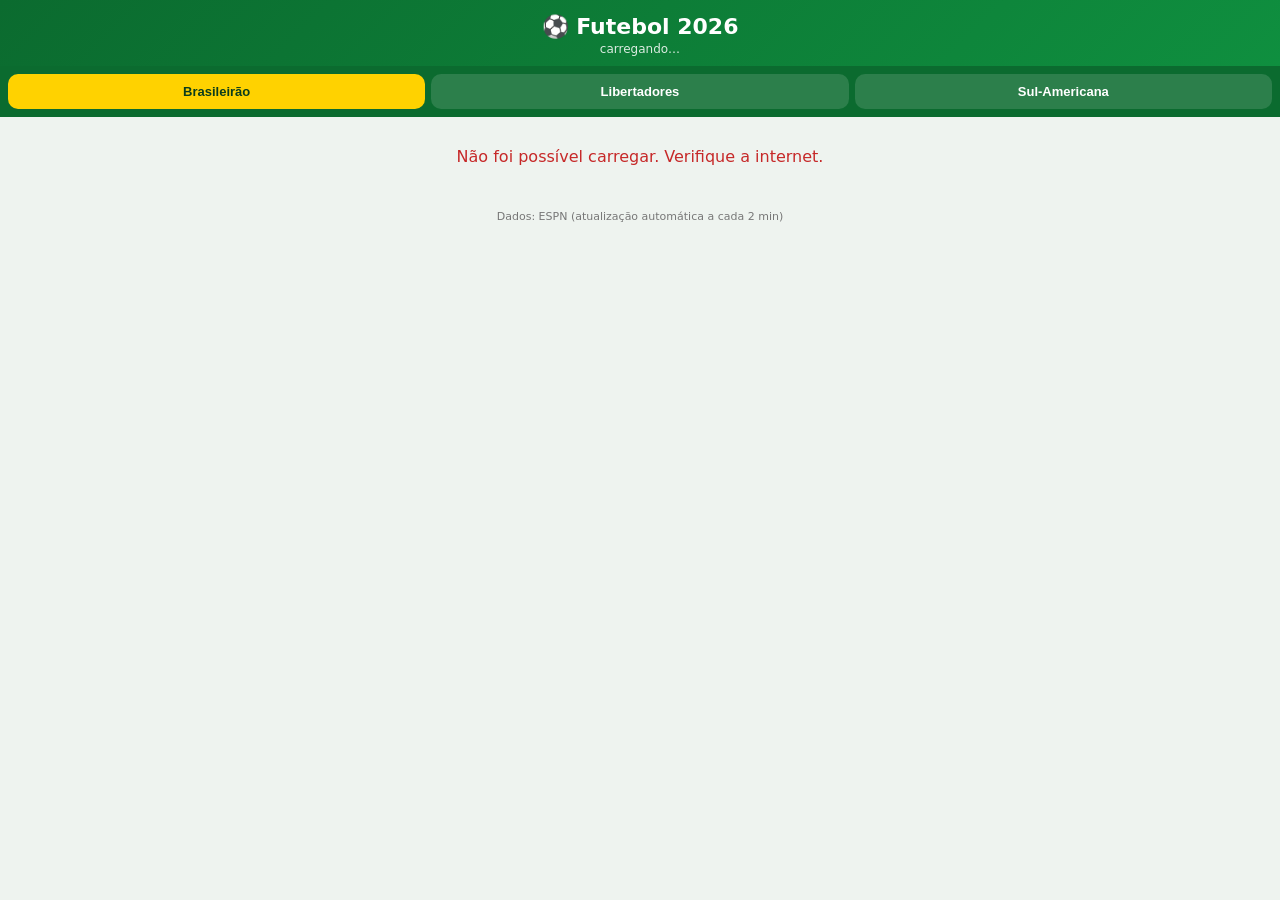
<file: futebol/index.html>
<!doctype html><html lang="pt-BR"><head><meta charset="utf-8">
<meta name="viewport" content="width=device-width,initial-scale=1,viewport-fit=cover">
<title>Futebol 2026</title><meta name="theme-color" content="#0b6b2f">
<link rel="manifest" href="manifest.webmanifest"><link rel="icon" href="icons/icon-192.png">
<link rel="apple-touch-icon" href="icons/icon-192.png"><meta name="apple-mobile-web-app-capable" content="yes">
<link rel="stylesheet" href="style.css?v=1"></head><body>
<header><h1>⚽ Futebol 2026</h1><div id="upd">carregando…</div></header>
<nav><button data-t="bra" class="on">Brasileirão</button><button data-t="lib">Libertadores</button><button data-t="sul">Sul-Americana</button></nav>
<main id="main"></main>
<footer>Dados: ESPN (atualização automática a cada 2 min)</footer>
<script src="app.js?v=1"></script></body></html>
</file>
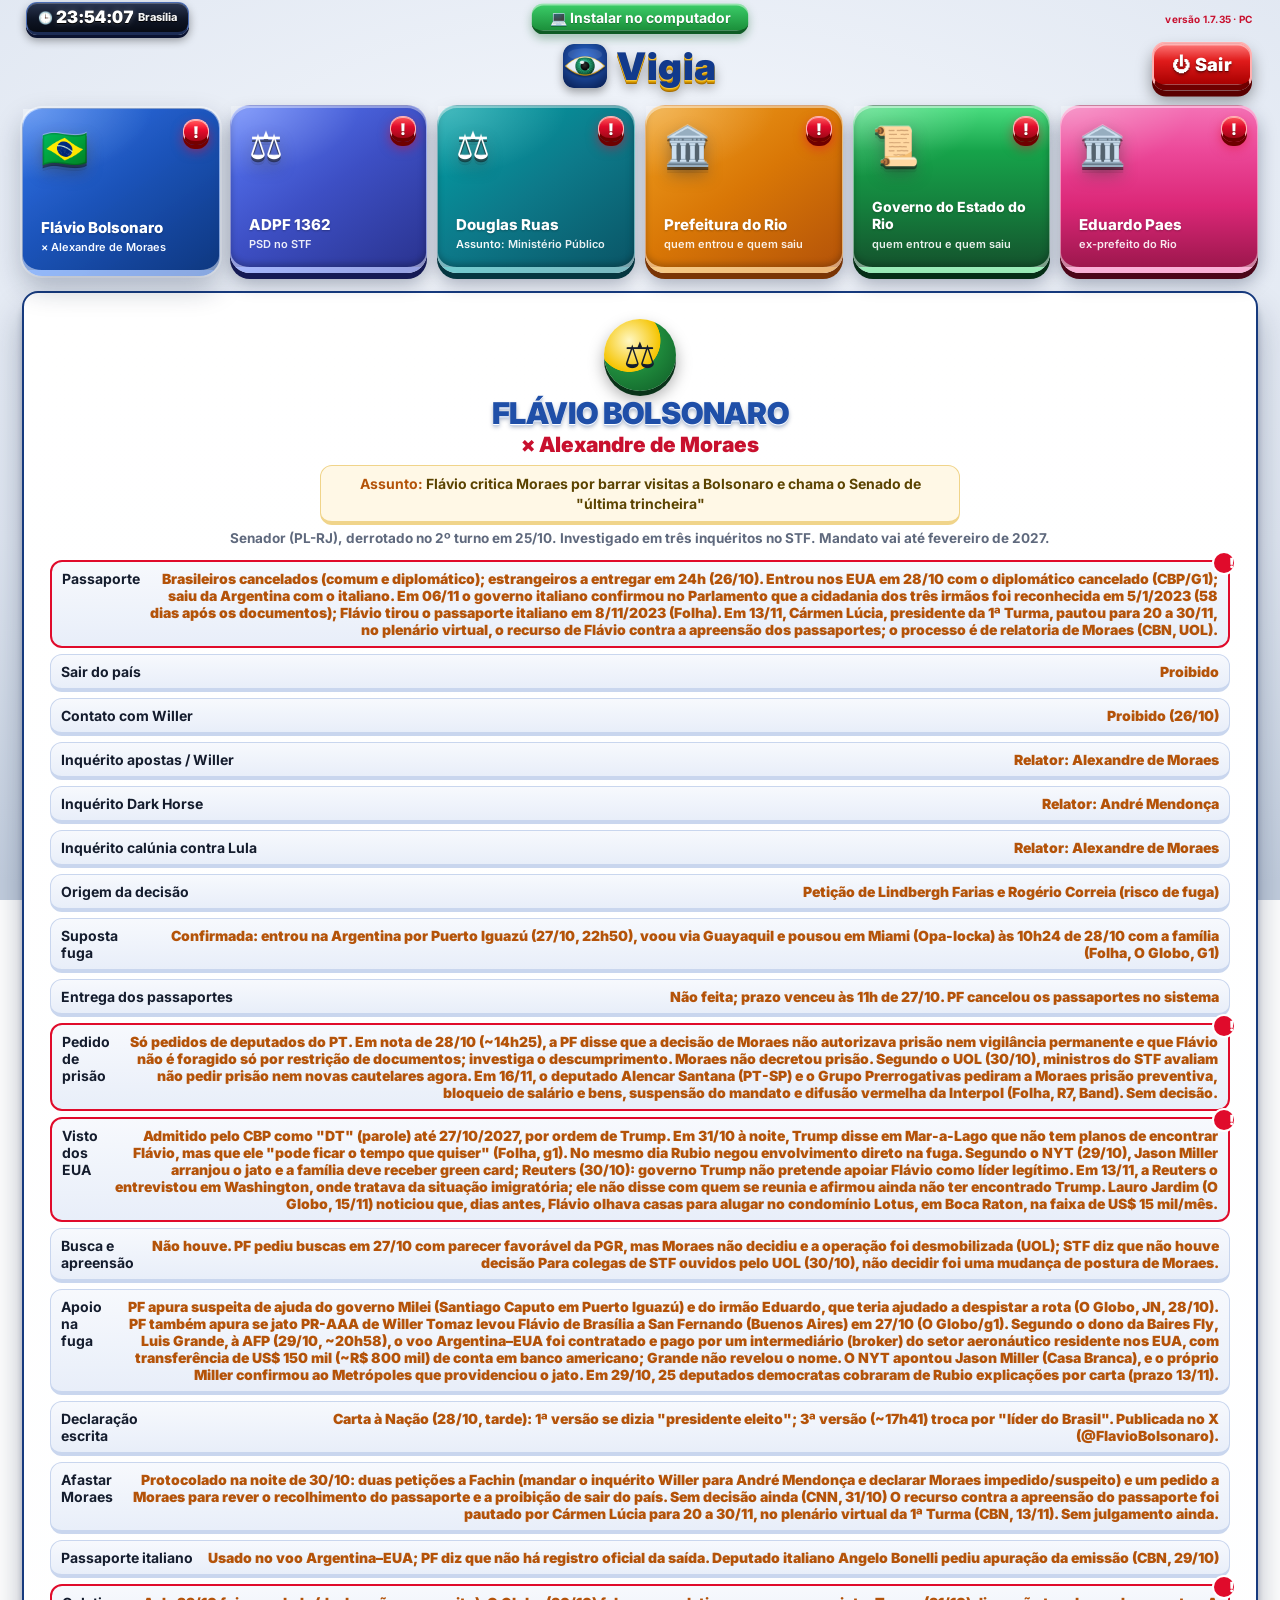
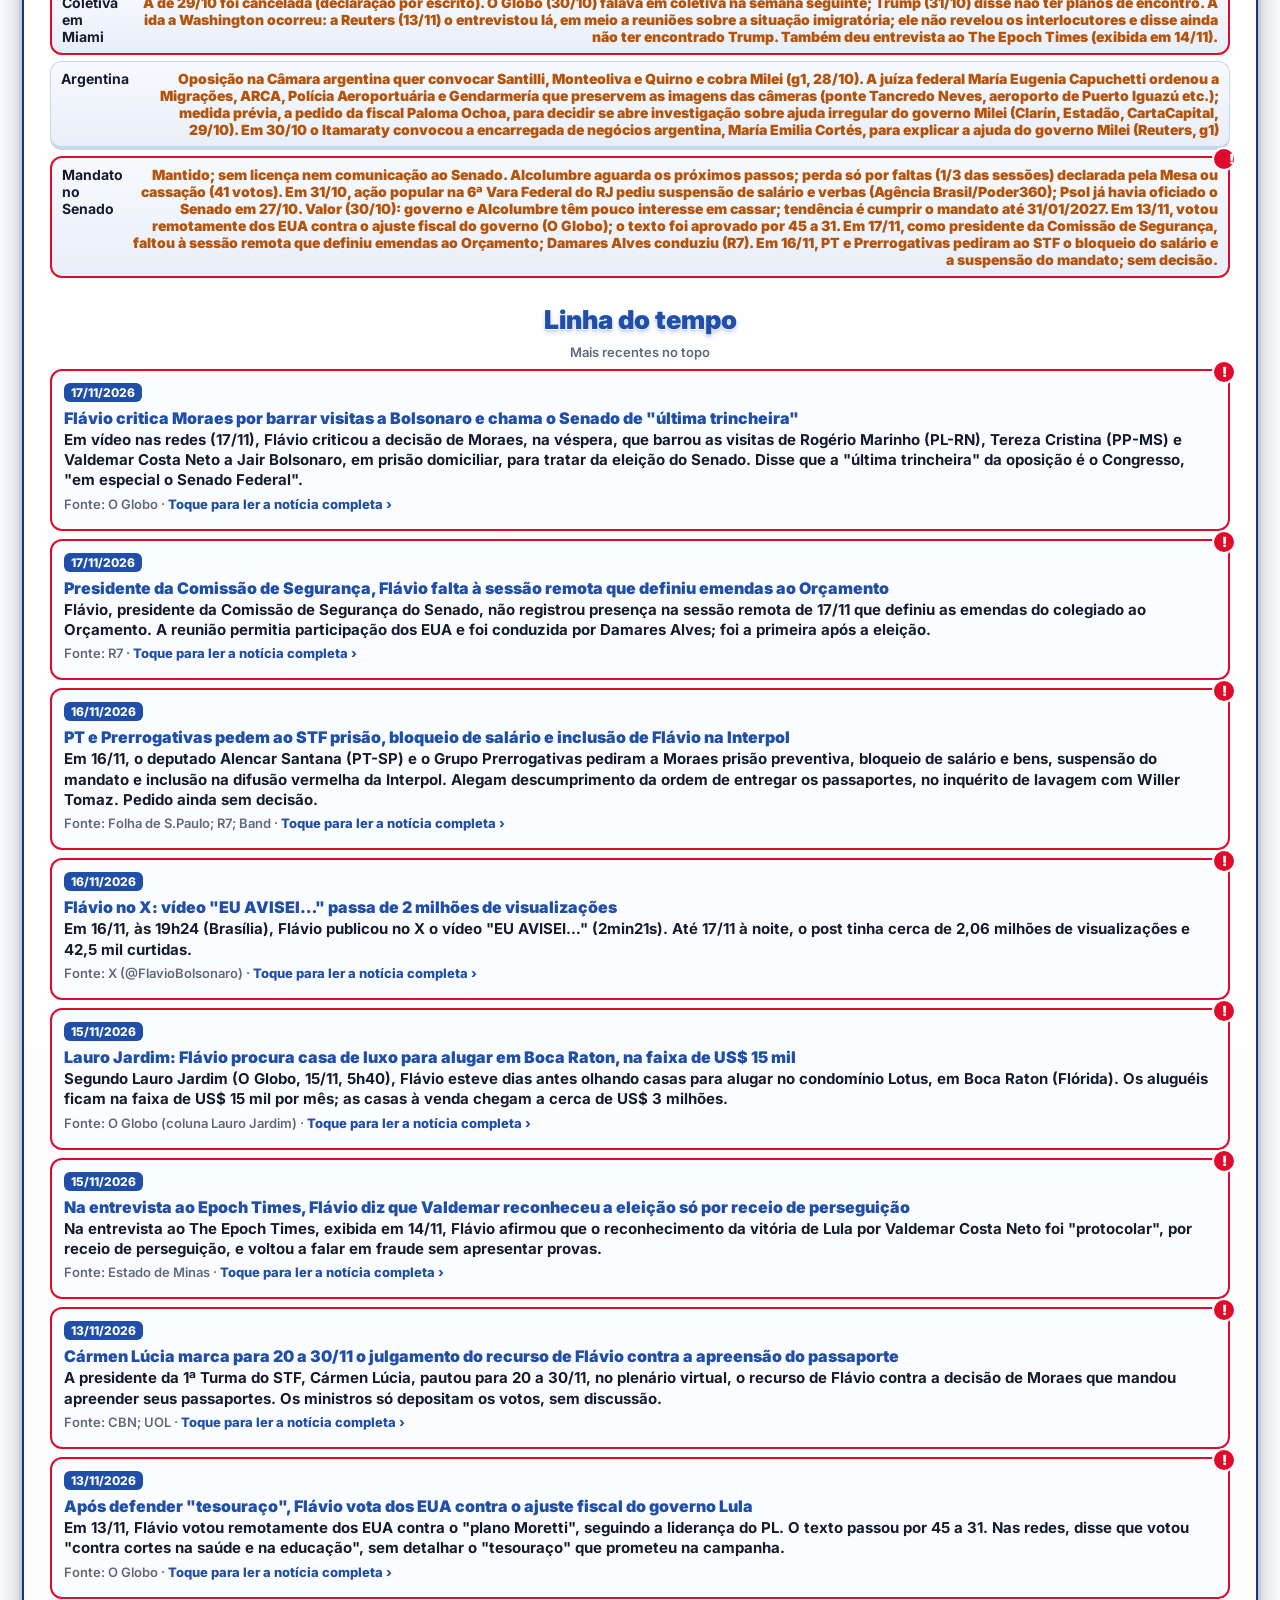
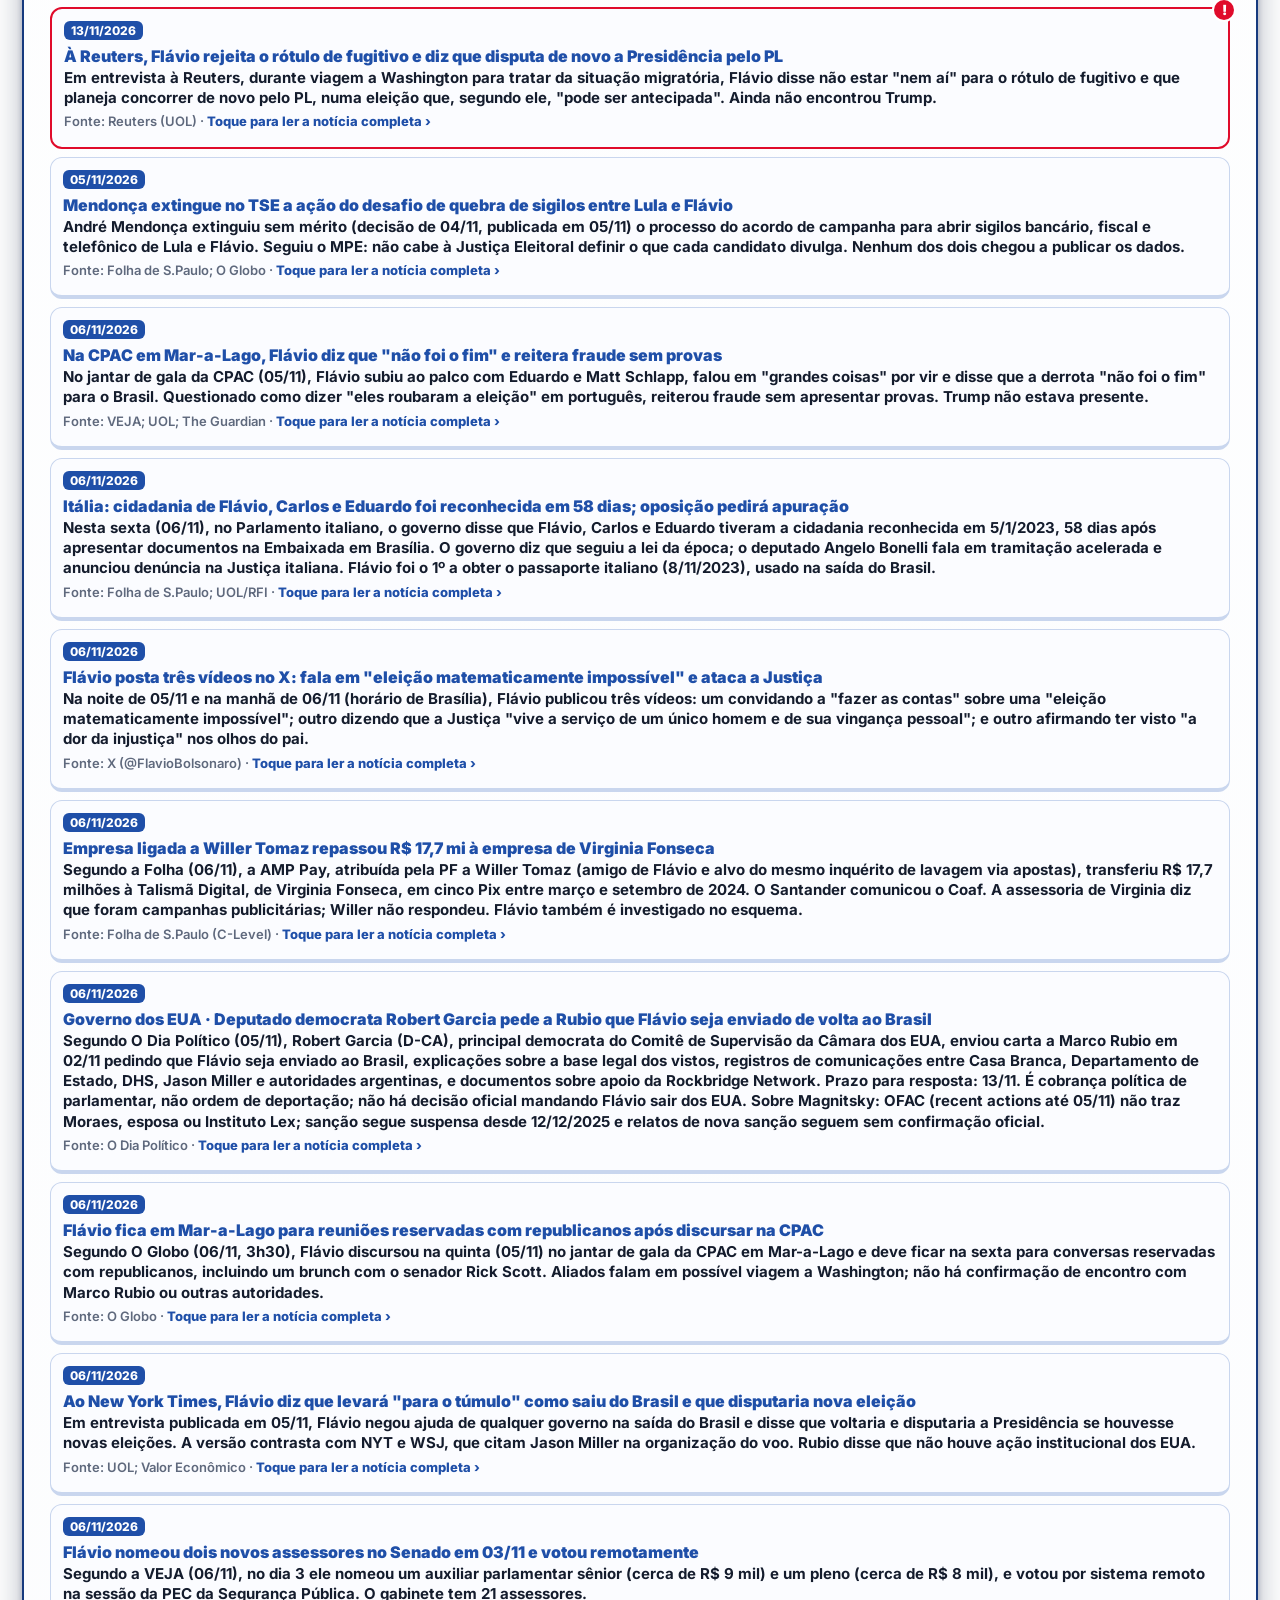
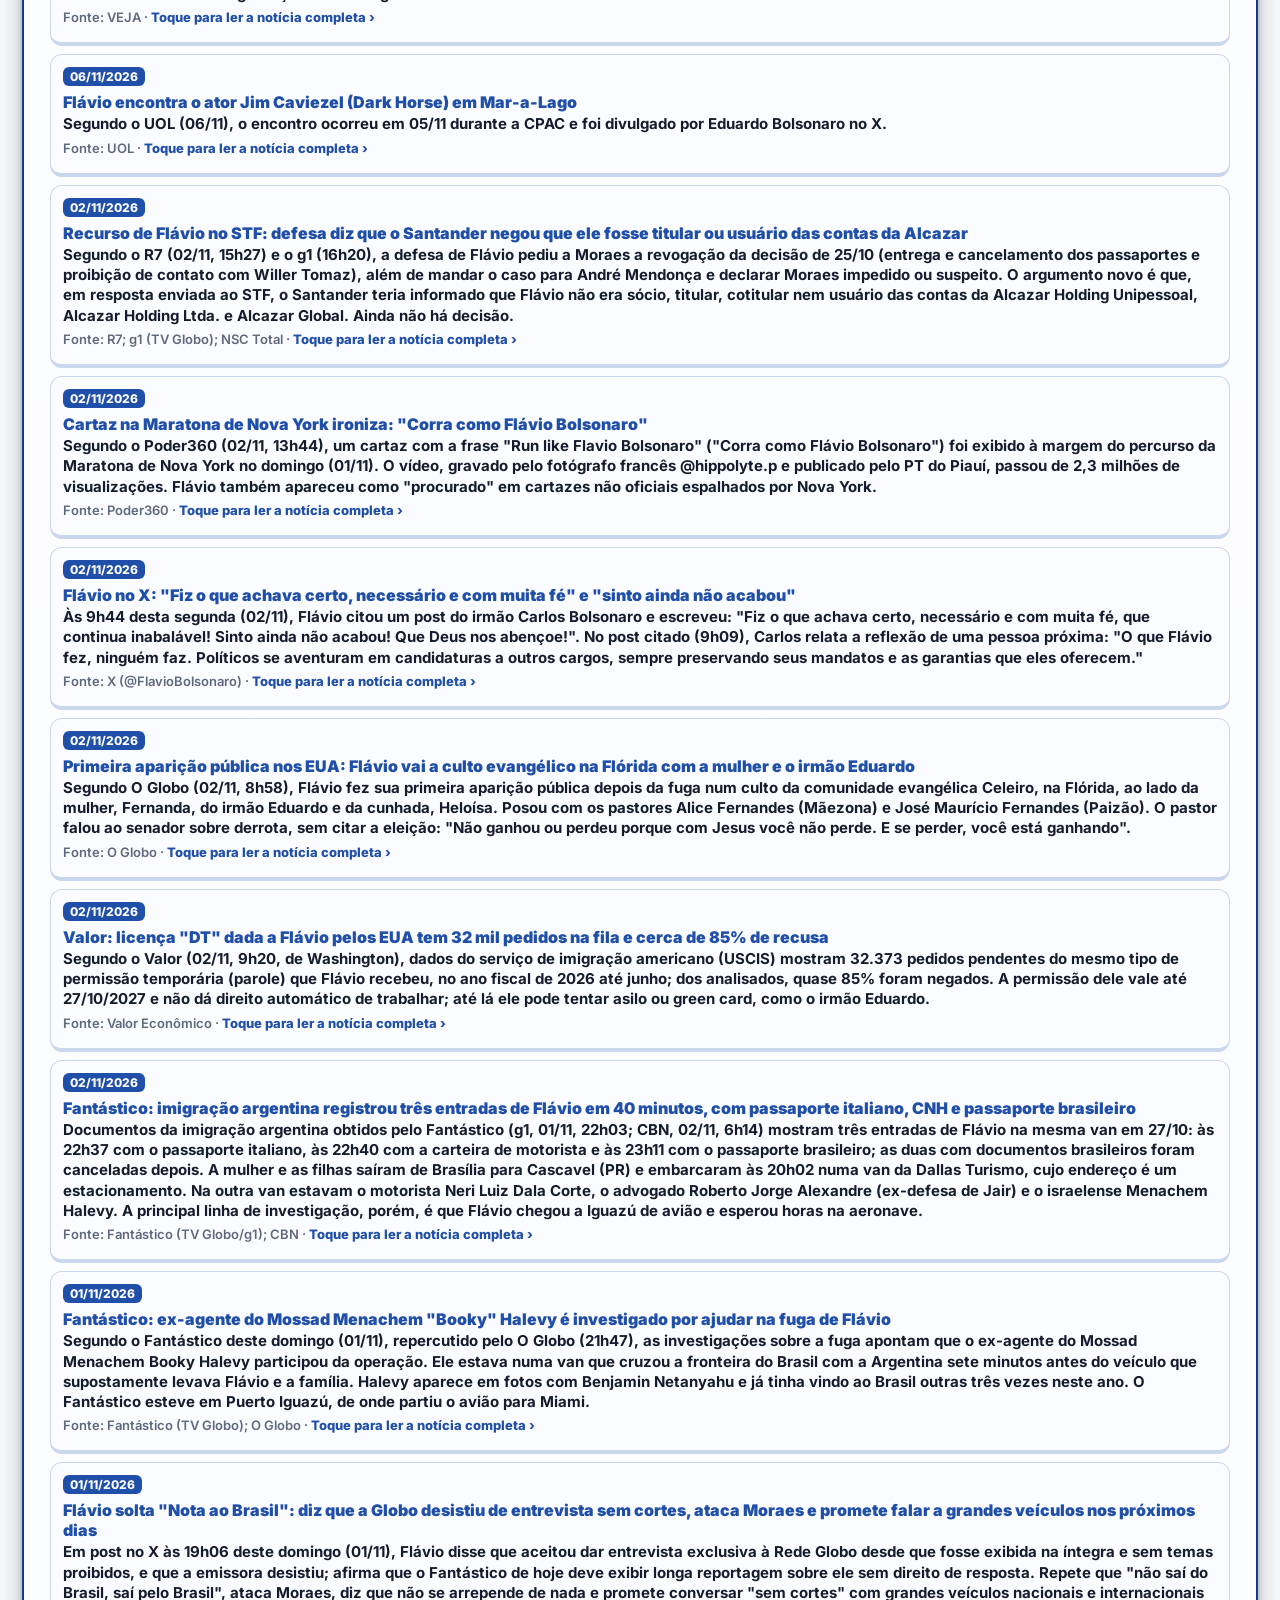
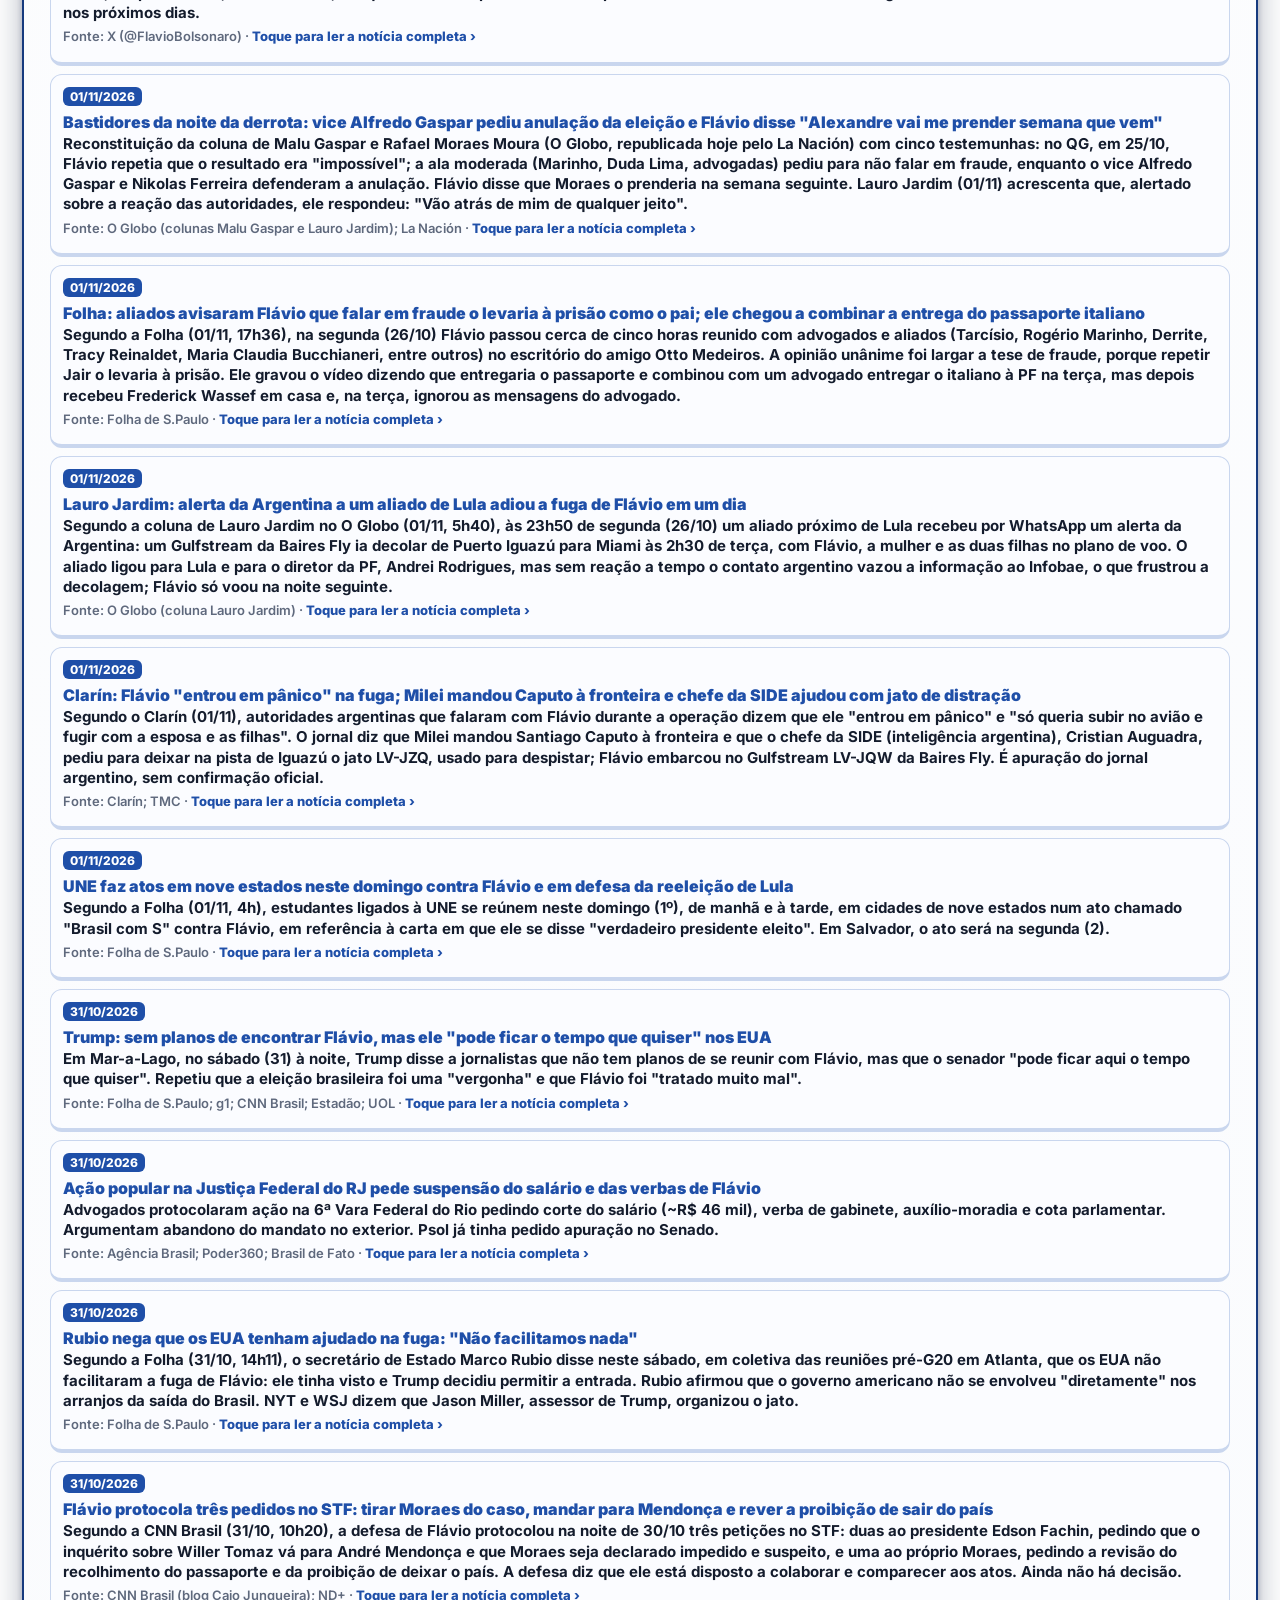
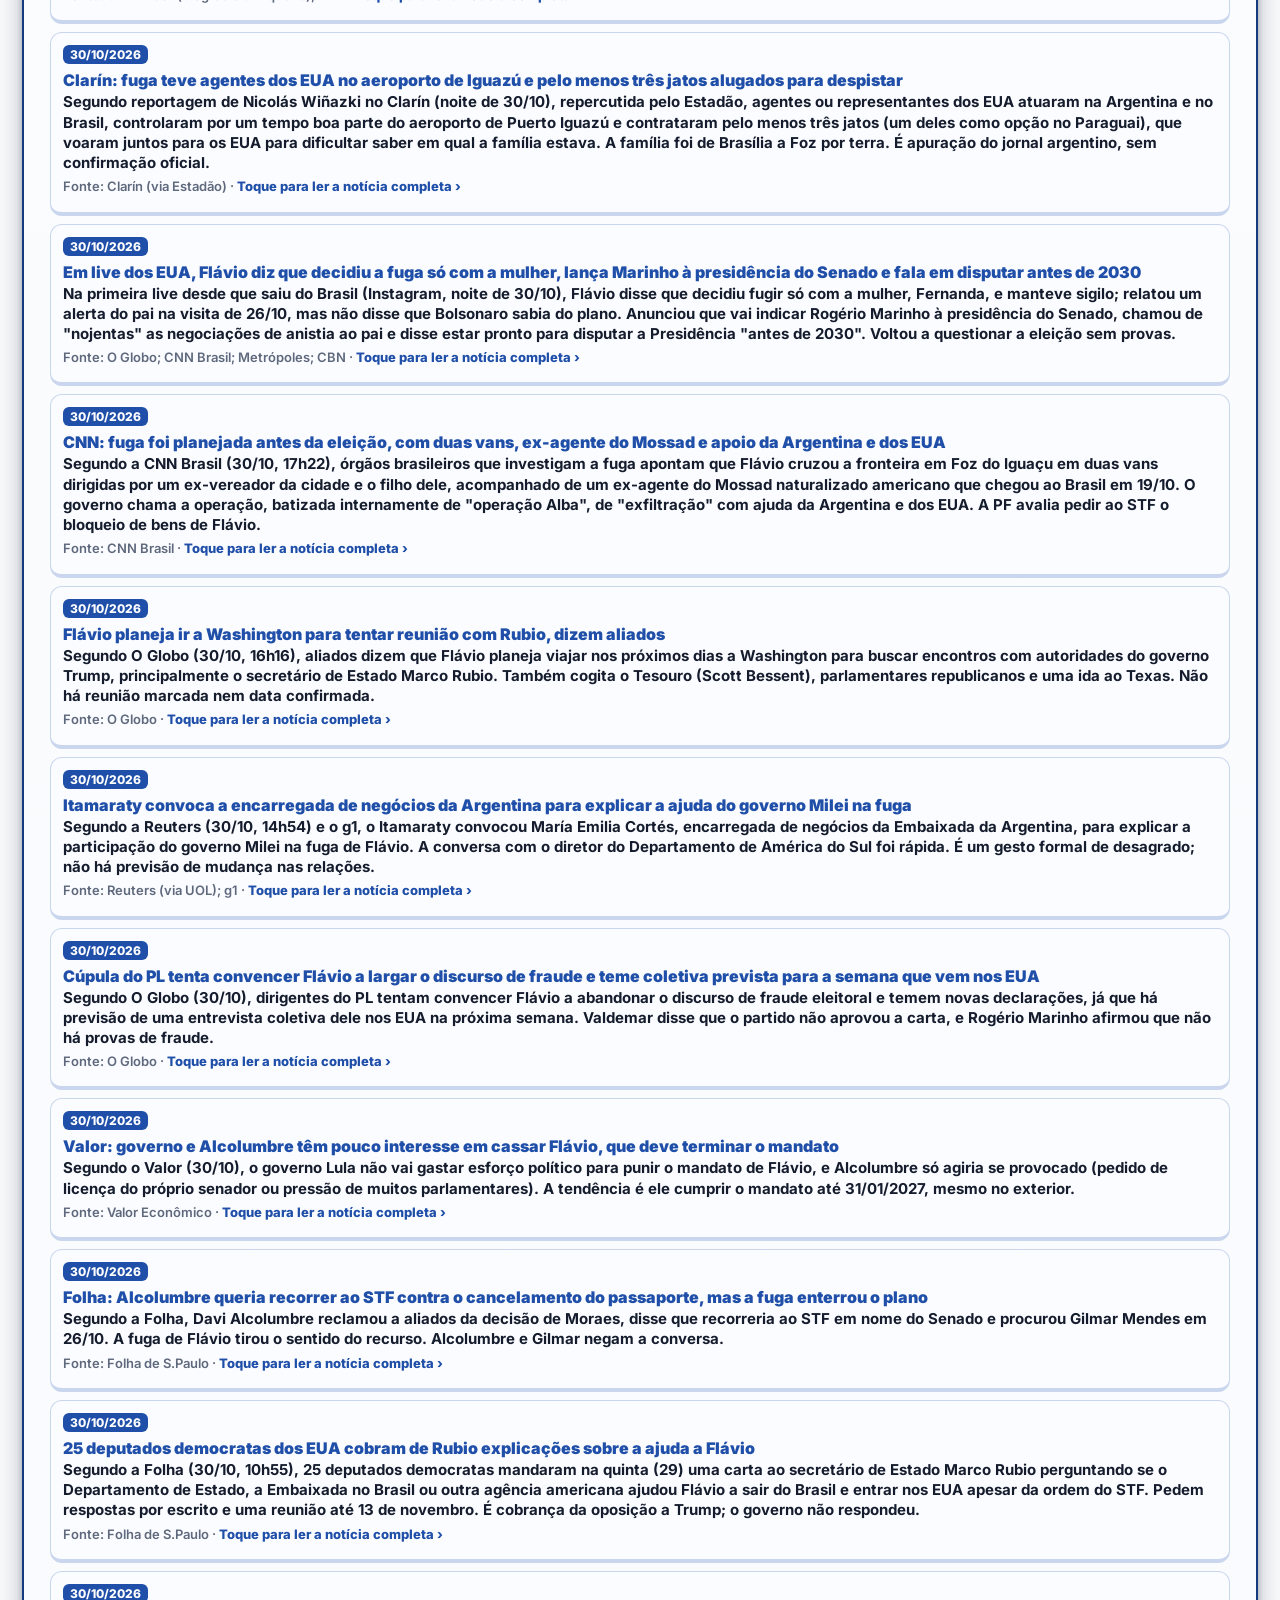
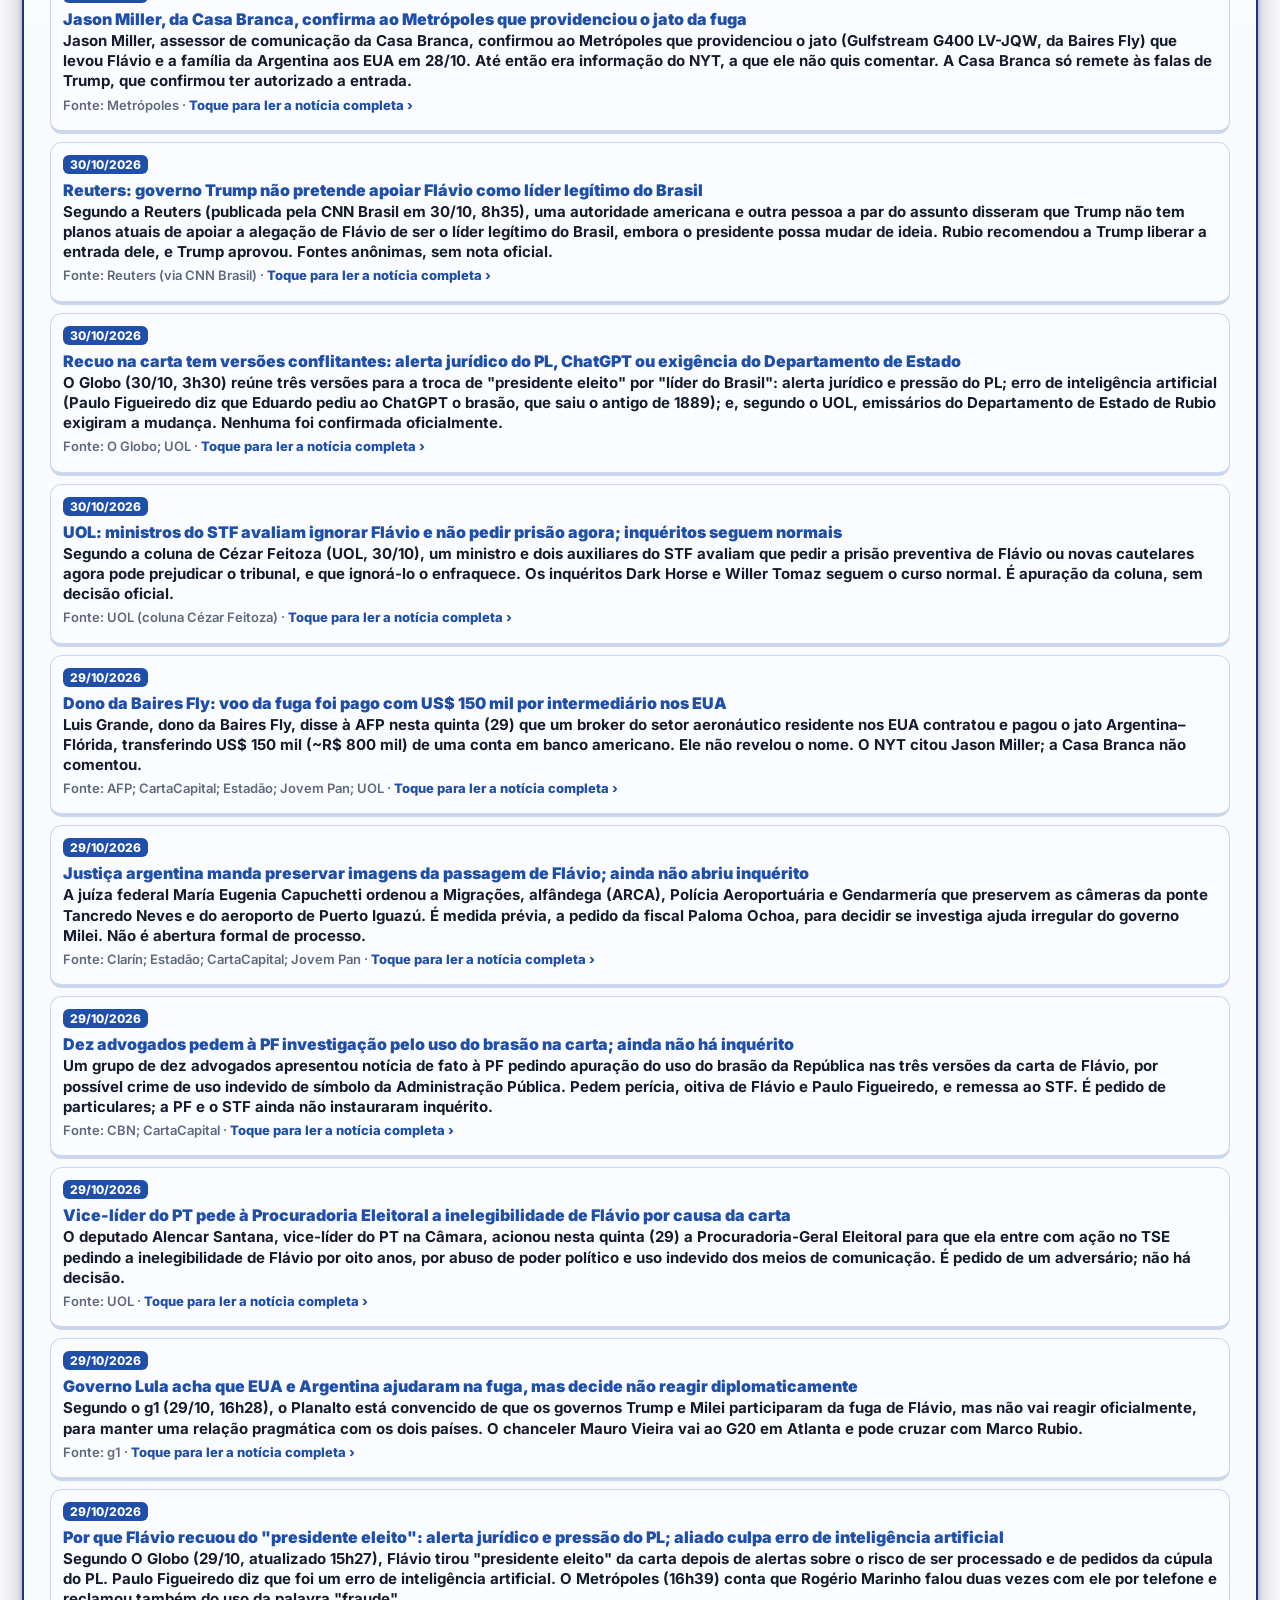
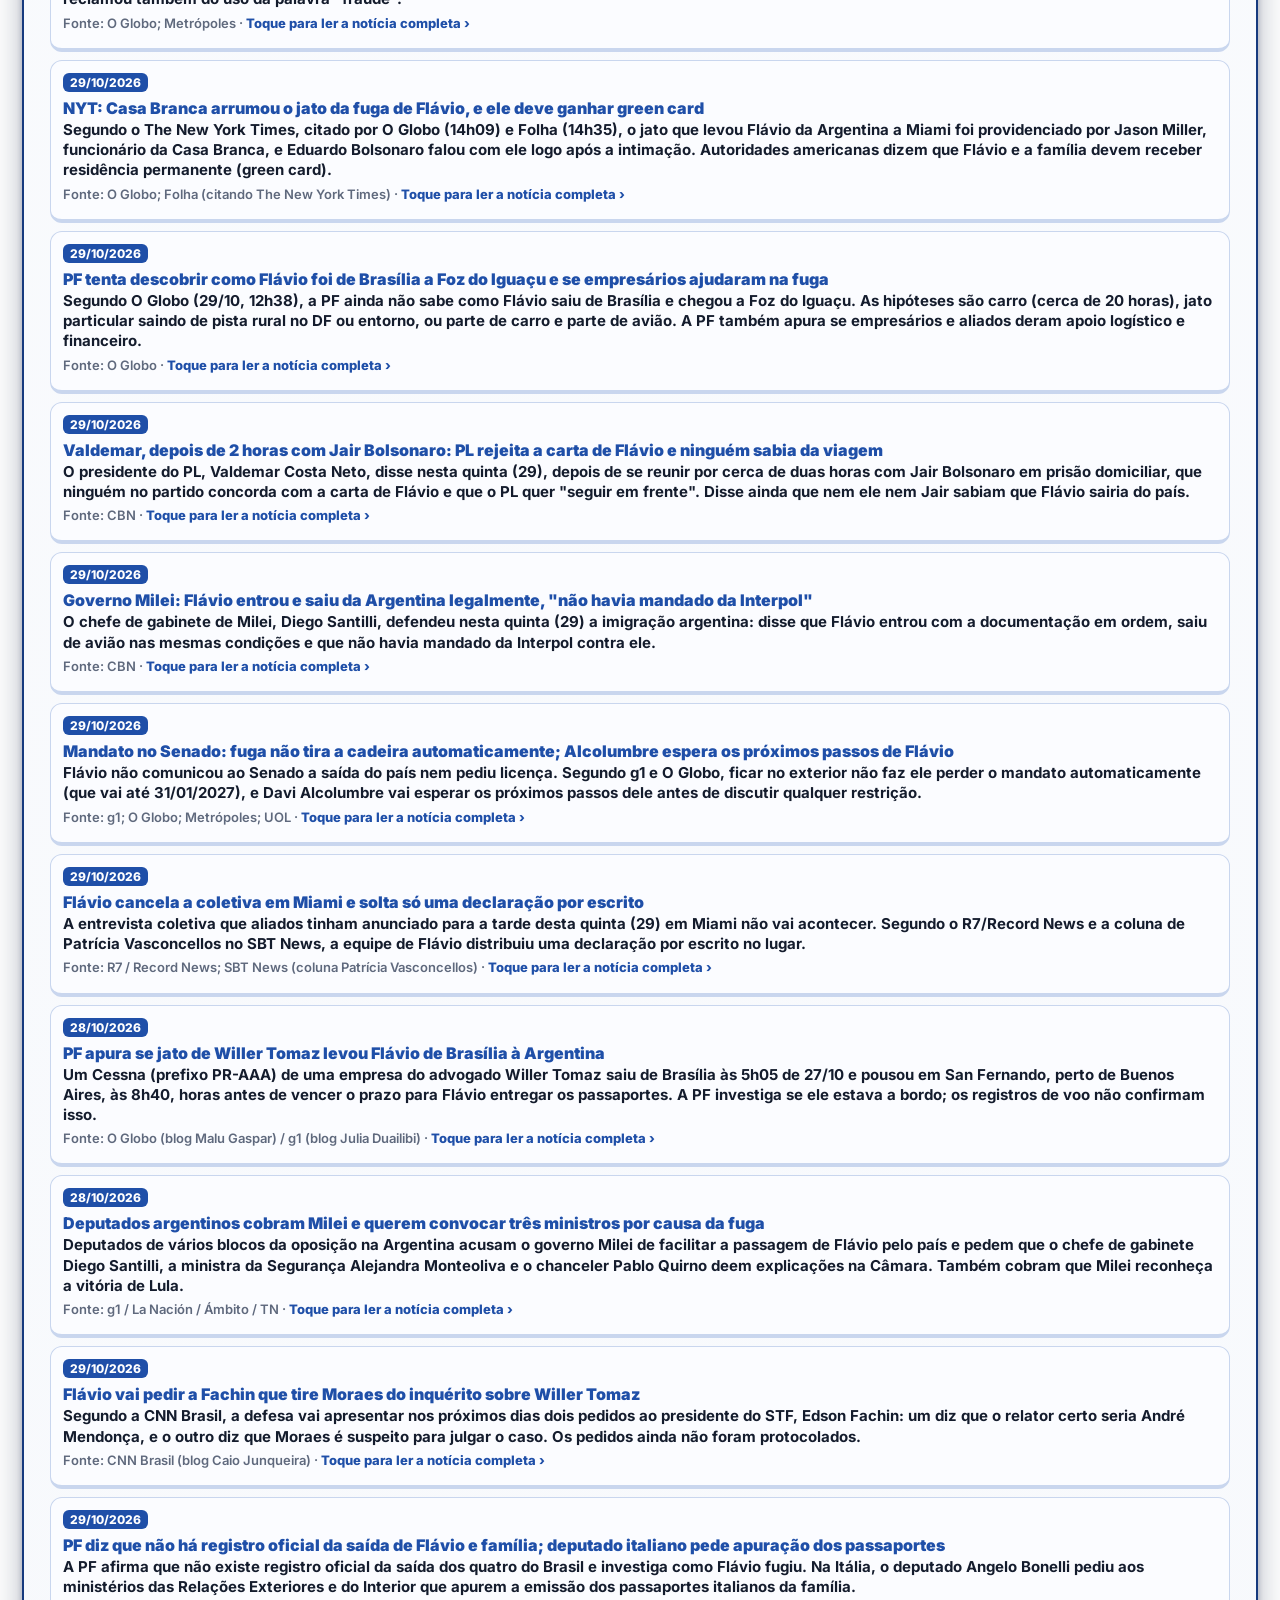
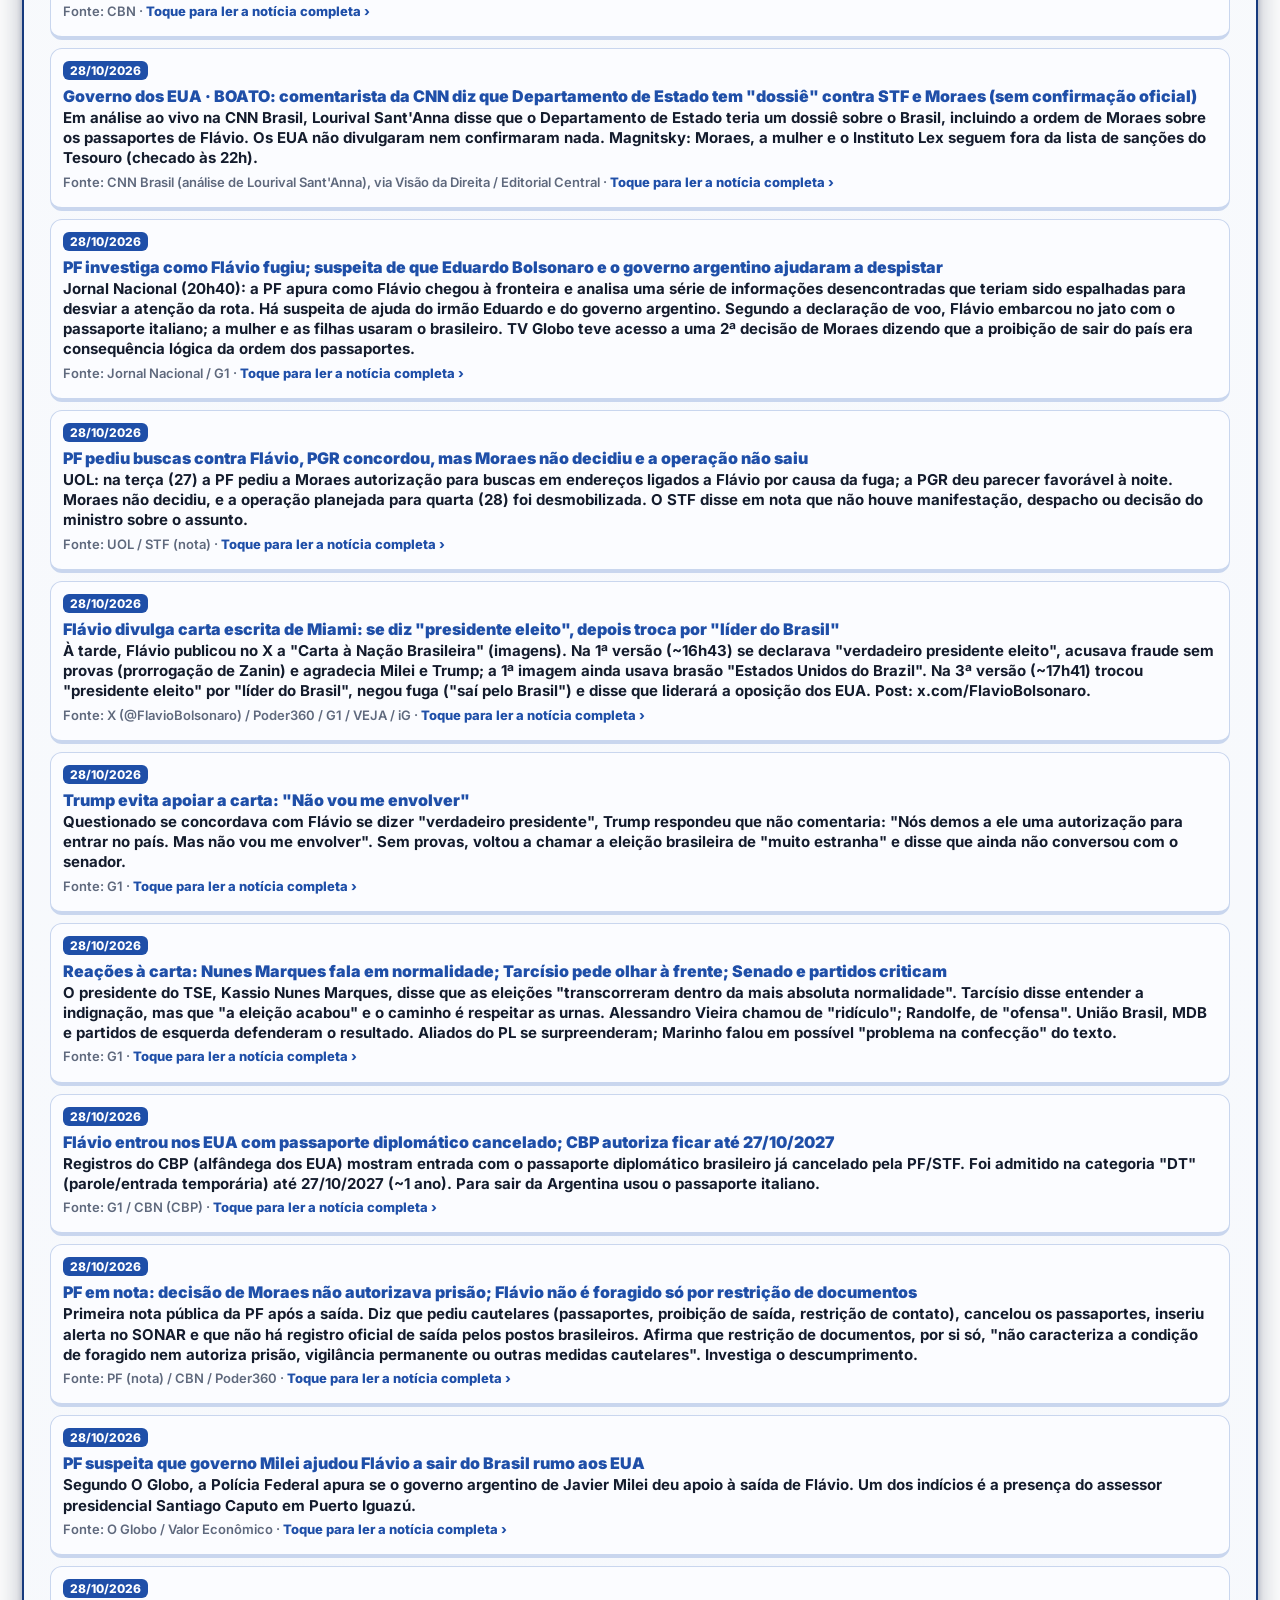
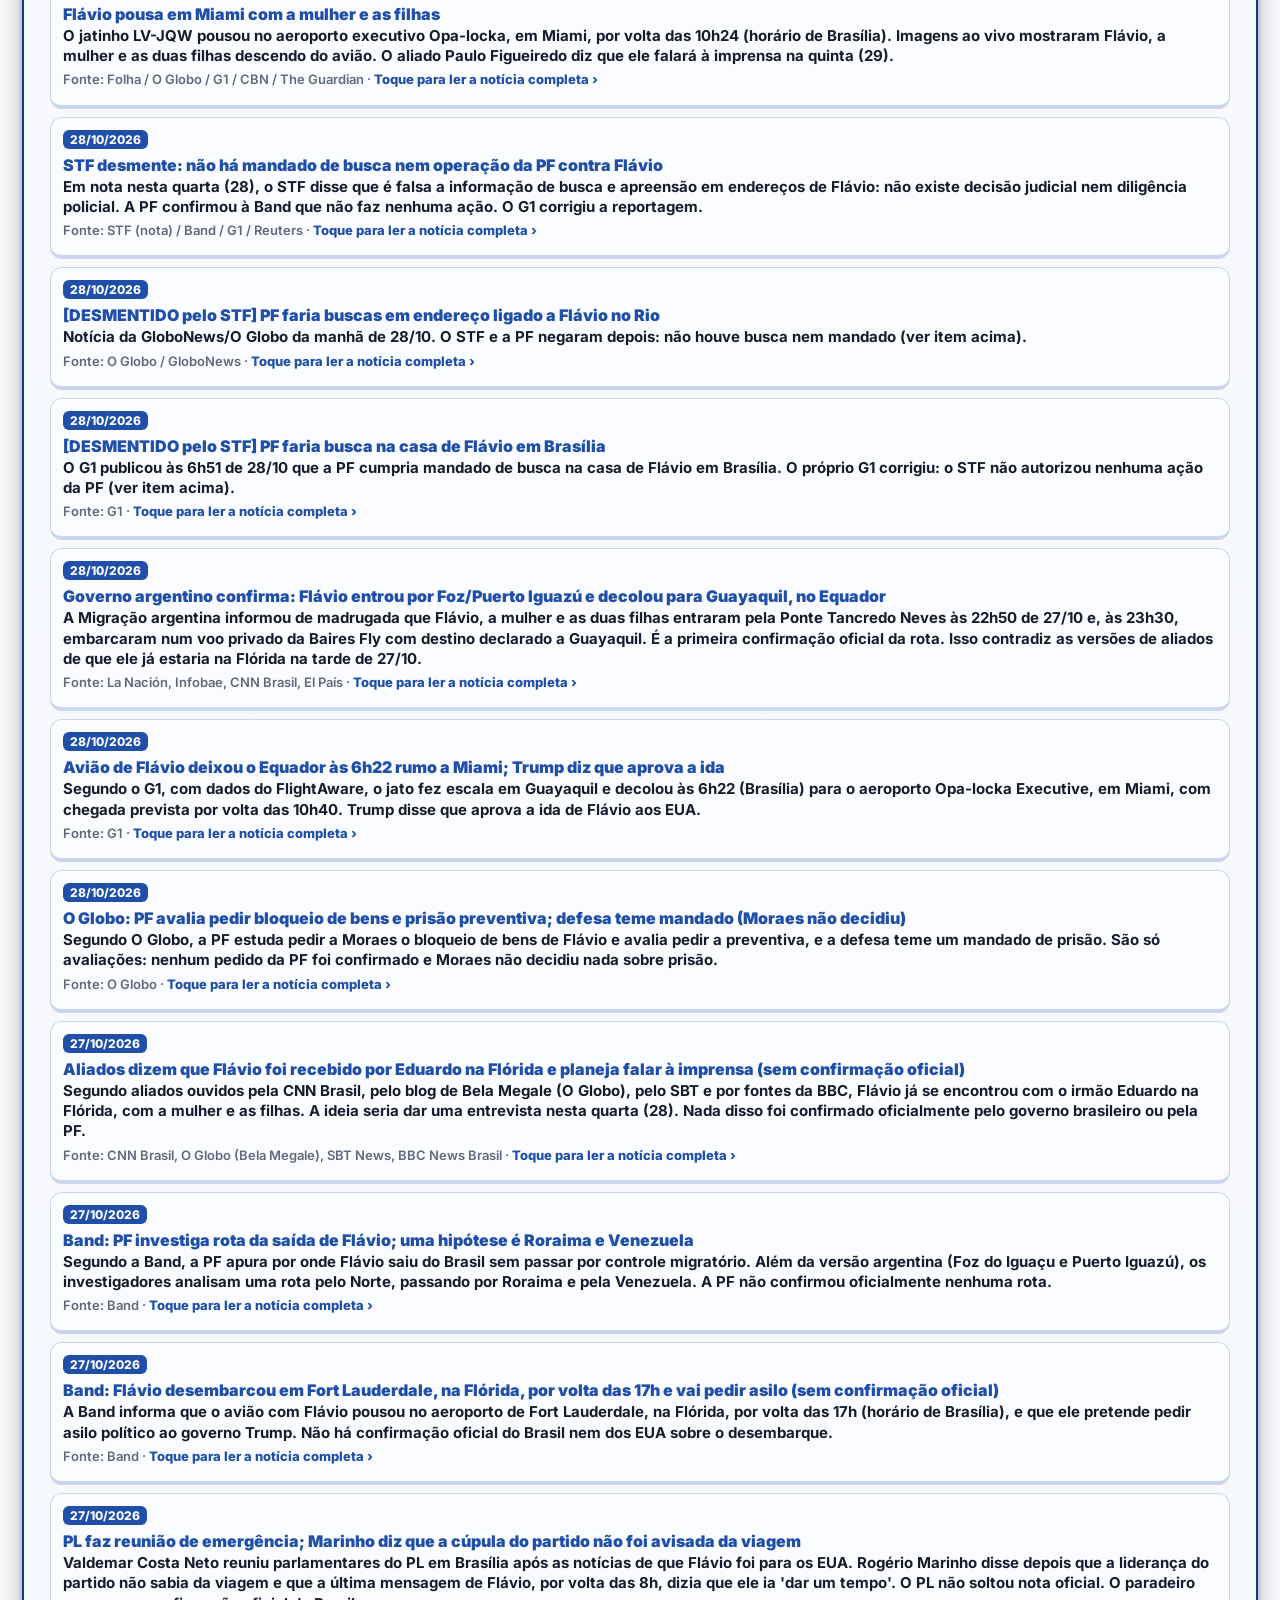
<file: pc/index.html>
<!doctype html>
<html lang="pt-BR">
<head>
<base href="../">
<meta charset="utf-8">
<meta name="viewport" content="width=device-width, initial-scale=1">
<title>Apuração Presidente 2026 – PC</title>
<meta name="author" content="Fábio Lins e Silva">
<meta name="description" content="Versão para computador: apuração ao vivo de Presidente 2026 direto do TSE, regiões e pesquisas. Clique para instalar.">
<meta property="og:title" content="Apuração Presidente 2026 – Versão para computador">
<meta property="og:description" content="💻 Ao vivo direto do TSE: Flávio B. x Lula, regiões e pesquisas. Clique para instalar no computador.">
<meta property="og:image" content="https://chefaofabio-hub.github.io/pc/og-pc-quadrada.jpg?v=1"><meta property="og:image:secure_url" content="https://chefaofabio-hub.github.io/pc/og-pc-quadrada.jpg?v=1">
<meta property="og:image:type" content="image/jpeg"><meta property="og:image:width" content="600"><meta property="og:image:height" content="600">
<meta property="og:image:alt" content="Apuração Presidente 2026 · Versão para computador · Clique para instalar">
<meta property="og:image" content="https://chefaofabio-hub.github.io/pc/og-pc.jpg?v=1">
<meta property="og:image:type" content="image/jpeg"><meta property="og:image:width" content="1200"><meta property="og:image:height" content="630">
<meta property="og:url" content="https://chefaofabio-hub.github.io/pc/?instalar=1">
<meta property="og:type" content="website"><meta property="og:locale" content="pt_BR"><meta property="og:site_name" content="Apuração Presidente 2026">
<meta name="twitter:card" content="summary_large_image"><meta name="twitter:title" content="Apuração Presidente 2026 – Versão para computador">
<meta name="twitter:description" content="Ao vivo direto do TSE. Clique para instalar no computador."><meta name="twitter:image" content="https://chefaofabio-hub.github.io/pc/og-pc.jpg?v=1">
<meta name="theme-color" content="#1f4fa8">
<link rel="manifest" href="/pc/manifest.json">
<link rel="icon" type="image/png" sizes="32x32" href="icons/favicon-32.png?v=4">
<link rel="icon" type="image/png" sizes="16x16" href="icons/favicon-16.png?v=4">
<link rel="icon" type="image/svg+xml" href="icons/icon.svg?v=4">
<link rel="apple-touch-icon" sizes="180x180" href="icons/apple-touch-icon.png?v=4">
<meta name="apple-mobile-web-app-capable" content="yes">
<meta name="mobile-web-app-capable" content="yes">
<meta name="apple-mobile-web-app-title" content="Vigia">
<meta name="apple-mobile-web-app-status-bar-style" content="default">
<link rel="preconnect" href="https://fonts.googleapis.com"><link rel="preconnect" href="https://fonts.gstatic.com" crossorigin>
<link href="https://fonts.googleapis.com/css2?family=Inter:wght@500;600;700;800;900&display=swap" rel="stylesheet">
<link rel="stylesheet" href="style.css?v=100">
<link rel="stylesheet" href="adpf.css?v=5">
<link rel="stylesheet" href="/pc/pc.css?v=26">
<link rel="stylesheet" href="flavio.css?v=4">
<link rel="stylesheet" href="ruas.css?v=1">
<link rel="stylesheet" href="prefeitura.css?v=1">
<link rel="stylesheet" href="governo.css?v=1">
<link rel="stylesheet" href="paes.css?v=1">
<link rel="stylesheet" href="inv.css?v=19">
<style id="nav4">/* Proposta A: cards grandes com gradiente */
nav.nav{display:grid!important;grid-template-columns:1fr 1fr!important;gap:12px!important;background:transparent!important;box-shadow:none!important;border:0!important;padding:4px 6px 8px!important;border-radius:0!important;align-items:stretch!important}
nav.nav a,nav.nav a.largo,nav.nav a.inteira{grid-column:auto!important;width:auto!important;justify-self:stretch!important;position:relative;overflow:visible!important;display:flex!important;flex-direction:column!important;align-items:flex-start!important;justify-content:flex-end!important;text-align:left!important;min-height:132px!important;height:auto!important;padding:16px 14px 14px!important;border-radius:20px!important;border:1.5px solid rgba(255,255,255,.45)!important;border-bottom:6px solid rgba(0,0,0,.45)!important;border-bottom-width:1px!important;color:#fff!important;text-decoration:none!important;font-weight:800!important;font-size:15px!important;line-height:1.15!important;white-space:normal!important;text-shadow:0 1px 2px rgba(0,0,0,.25)!important;box-shadow:0 6px 0 rgba(0,0,0,.35),0 10px 18px rgba(13,27,58,.3),inset 0 2px 0 rgba(255,255,255,.4)!important;transition:transform .08s,box-shadow .08s,border-bottom-width .08s!important}
nav.nav a::before{content:"";position:absolute;inset:0;background:radial-gradient(120% 80% at 0% 0%,rgba(255,255,255,.28),transparent 55%);pointer-events:none}
nav.nav a.n1{background:linear-gradient(145deg,#2f6fe0 0%,#1a4fb0 48%,#0d357a 100%)!important}
nav.nav a.n2{background:linear-gradient(145deg,#5b7cfa 0%,#3d4fc4 50%,#2a338f 100%)!important}
nav.nav a.n3{background:linear-gradient(145deg,#00a3a8 0%,#0d7a8a 50%,#0a5566 100%)!important}
nav.nav a.n4{background:linear-gradient(145deg,#f0a020 0%,#d97706 50%,#b45309 100%)!important}
nav.nav a.atual{filter:brightness(1.08);box-shadow:0 12px 28px rgba(13,27,58,.28),0 0 0 2px rgba(255,255,255,.35)!important;transition:transform .08s,box-shadow .08s,border-bottom-width .08s!important;border-bottom-width:1px!important}
nav.nav a:active{transform:translateY(2px)!important}
nav.nav a .nav-ico{font-size:30px;line-height:1;margin-bottom:auto;position:relative;z-index:1;filter:drop-shadow(0 2px 4px rgba(0,0,0,.25))}
nav.nav a .nav-lab{display:block;position:relative;z-index:1;margin-top:10px;font:800 15px/1.15 Inter,system-ui,sans-serif}
nav.nav a small{display:block!important;position:relative;z-index:1;margin-top:4px;color:rgba(255,255,255,.9)!important;font:600 11.5px/1.3 Inter,system-ui,sans-serif!important;white-space:normal!important;text-shadow:none!important}
nav.nav a small .ass-d{font-style:normal;background:none!important;-webkit-background-clip:unset!important;background-clip:unset!important;color:rgba(255,255,255,.95)!important;text-shadow:none!important}
nav.nav a .fb-ico,nav.nav a .adpf-ico{display:none!important}
nav.nav a .ponto{top:10px!important;right:10px!important;min-width:22px;height:22px;line-height:22px;font-size:14px;border-radius:11px;box-shadow:0 0 0 3px rgba(255,255,255,.45),0 4px 12px rgba(224,11,43,.5)!important}
nav.nav a:active{transform:translateY(4px)!important;border-bottom-width:2px!important;box-shadow:0 1px 0 rgba(0,0,0,.35),inset 0 3px 8px rgba(0,0,0,.35)!important}nav.nav a .nav-ico{filter:drop-shadow(0 2px 0 rgba(0,0,0,.35)) drop-shadow(0 4px 6px rgba(0,0,0,.3));text-shadow:0 3px 0 rgba(0,0,0,.25)}nav.nav a .ponto{background:linear-gradient(180deg,#ff5a5a,#e00b2b 45%,#a00818)!important;border:1.5px solid #ffb4b4!important;border-bottom:3px solid #6e0000!important;box-shadow:0 3px 0 #6e0000,0 5px 10px rgba(224,11,43,.5),inset 0 1px 0 rgba(255,255,255,.5)!important}nav.nav a.n5{background:linear-gradient(180deg,#f472b6 0%,#ec4899 28%,#db2777 62%,#9d174d 100%)!important;border-color:#fbcfe8!important;border-bottom-color:#4c0519!important;box-shadow:0 6px 0 #4c0519,0 10px 18px rgba(13,27,58,.35),inset 0 2px 0 rgba(255,255,255,.45),inset 0 -3px 6px rgba(0,0,0,.22)!important}nav.nav a:last-child:nth-child(odd){grid-column:1/-1!important;justify-self:center!important;width:min(100%,calc(50% - 6px))!important}</style>
<style id="vigiacab">.vg-cab{display:flex;align-items:center;justify-content:center;gap:10px;margin:8px 0 10px}.vg-cab img{width:44px;height:44px;border-radius:11px;box-shadow:0 4px 10px rgba(0,0,0,.35)}.vg-cab b{font:900 28px Inter,system-ui,sans-serif;letter-spacing:.5px;color:#0b2257;text-shadow:0 2px 0 #c98a00,0 4px 6px rgba(0,0,0,.25)}</style>
<style id="sairbtn">.vg-cab{position:relative}.vg-sair{position:absolute;right:6px;top:50%;transform:translateY(-50%);background:linear-gradient(#ff5a5a,#c00);color:#fff;border:0;border-radius:14px;padding:11px 18px;font:800 18px Inter,system-ui,sans-serif;box-shadow:0 4px 0 #7a0000,0 6px 10px rgba(0,0,0,.35);cursor:pointer}.vg-sair:active{transform:translateY(calc(-50% + 3px));box-shadow:0 1px 0 #7a0000}#telaSair{position:fixed;inset:0;z-index:99999;background:#0b0f1a;color:#fff;display:flex;flex-direction:column;align-items:center;justify-content:center;text-align:center;padding:30px;font-family:Inter,system-ui,sans-serif}#telaSair h2{font-size:30px;margin:14px 0}#telaSair p{color:#cbd5e1;font-size:16px;max-width:420px;line-height:1.45}#telaSair small{margin-top:28px;color:#94a3b8}</style>
</head>
<body class="pc">
<div class="versao-app"><span class="relogio" id="relogio" title="Hora local · horário de Brasília">🕒 <b id="relogioH">--:--:--</b> <small>Brasília</small></span><span class="ver-txt">versão 1.7.35 · PC</span></div>
<div class="vg-cab"><img src="icons/olho-logo.png?v=4" alt="" width="44" height="44"><b>Vigia</b><button class="vg-sair" id="btnSair" aria-label="Sair do app">⏻ Sair</button></div>
<nav class="nav" id="nav">
  <b class="ponto" id="pontoPesq" hidden style="display:none"></b><b class="ponto" id="pontoAnal" hidden style="display:none"></b><b class="ponto" id="pontoProx" hidden style="display:none"></b><b class="ponto" id="pontoConf" hidden style="display:none"></b><a href="#flavio" data-aba="flavio" class="nc n1"><span class="nav-ico" aria-hidden="true">🇧🇷</span><span class="nav-lab">Flávio Bolsonaro</span><b class="ponto" id="pontoFlavio" hidden title="novidade no caso Flávio">!</b><small>× Alexandre de Moraes</small></a><a href="#adpf" data-aba="adpf" class="nc n2"><span class="nav-ico" aria-hidden="true">⚖️</span><img src="icons/balanca-192.png" alt="" class="adpf-ico"><span class="nav-lab">ADPF 1362</span><b class="ponto" id="pontoAdpf" hidden title="novidade na ADPF">!</b><small>PSD no STF</small></a><a href="#ruas" data-aba="ruas" class="nc n3"><span class="nav-ico" aria-hidden="true">⚖️</span><span class="nav-lab">Douglas Ruas</span><b class="ponto" id="pontoRuas" hidden title="novidade no caso Ruas">!</b><small><i class="ass-d">Assunto:</i> Ministério Público</small></a><a href="#prefeitura" data-aba="prefeitura" class="nc n4"><span class="nav-ico" aria-hidden="true">🏛️</span><span class="nav-lab">Prefeitura do Rio</span><b class="ponto" id="pontoPrefeitura" hidden title="novidade na Prefeitura do Rio">!</b><small>quem entrou e quem saiu</small></a>
<a href="#governo" data-aba="governo" class="nc n6"><span class="nav-ico" aria-hidden="true">📜</span><span class="nav-lab">Governo do Estado do Rio</span><b class="ponto" id="pontoGoverno" hidden title="novidade no Governo do Estado do Rio">!</b><small>quem entrou e quem saiu</small></a>
<a href="#paes" data-aba="paes" class="nc n5"><span class="nav-ico" aria-hidden="true">🏛️</span><span class="nav-lab">Eduardo Paes</span><b class="ponto" id="pontoPaes" hidden title="novidade no caso Paes">!</b><small>ex-prefeito do Rio</small></a>
</nav>
<div class="inst" id="inst" hidden>
  <button class="inst-btn" id="btnInst">📲 Instalar app <small>ícone na tela do celular</small></button>
  <button class="inst-x" id="instX" aria-label="Agora não">×</button>
</div>
<div class="inst" id="alertaTopo" hidden>
  <button class="inst-btn alerta-btn" id="btnAlertaTopo">🔔 Ativar alertas <small>aviso no celular quando tiver novidade</small></button>
  <button class="inst-x" id="alertaTopoX" aria-label="Agora não">×</button>
</div>
<div class="alerta-ok" id="alertaOkTopo" hidden>✅ Alertas ativados <button type="button" id="alertaDeslTopo">desativar</button></div>
<div class="alerta-msg" id="alertaMsgTopo" hidden></div>

<!-- ABA APURAÇÃO -->
<main class="quadro" id="aba-apuracao" hidden style="display:none" aria-hidden="true"><!-- removida do app a pedido do Fabio; mantida oculta só porque app.js usa os ids -->
  <h1>APURAÇÃO PRESIDENTE</h1>
  <div class="turno2"><span>2º TURNO</span> Flávio Bolsonaro x Lula</div>
  <div class="subt">Domingo, 25/10/2026 · Brasil</div>
  <div class="urnasbox" id="linhaUrnas">
    <div class="ub-l1"><b id="pu">0,00%</b><span>DAS URNAS<br>APURADAS</span></div>
    <div class="ub-prog"><i id="puBar"></i></div>
    <div class="ub-l2" id="ubL2">Faltam <b id="pf">100%</b> das urnas</div>
  </div>
  <div class="cab"><span>% DOS VOTOS VÁLIDOS · TSE</span><span class="leg"><i></i>50%</span></div>
  <div class="urnas-num"><div class="un-c"><span>Total de urnas</span><b id="unTot">499.248</b></div><div class="un-c un-ap"><span>Urnas apuradas</span><b id="unAp">0</b></div></div>
  <div id="lista"></div>
  <div class="eleito" id="eleito"><div class="el-t"><svg class="el-flag" viewBox="0 0 42 28" width="36" height="24" aria-hidden="true"><defs><clipPath id="bfc"><path d="M1 3 Q11 0 21 3 T41 3 V25 Q31 22 21 25 T1 25 Z"/></clipPath><linearGradient id="bfs" x1="0" x2="1"><stop offset="0" stop-color="#fff" stop-opacity=".35"/><stop offset=".22" stop-color="#000" stop-opacity=".18"/><stop offset=".45" stop-color="#fff" stop-opacity=".32"/><stop offset=".7" stop-color="#000" stop-opacity=".2"/><stop offset=".9" stop-color="#fff" stop-opacity=".28"/><stop offset="1" stop-color="#000" stop-opacity=".15"/></linearGradient><linearGradient id="bfv" x1="0" y1="0" x2="0" y2="1"><stop offset="0" stop-color="#fff" stop-opacity=".45"/><stop offset=".45" stop-color="#fff" stop-opacity="0"/><stop offset="1" stop-color="#000" stop-opacity=".25"/></linearGradient><radialGradient id="bfa" cx=".4" cy=".35" r=".7"><stop offset="0" stop-color="#1a4fb0"/><stop offset="1" stop-color="#001a55"/></radialGradient></defs><g clip-path="url(#bfc)"><rect x="0" y="0" width="42" height="28" fill="#009c3b"/><path d="M21 4.6 37.4 14 21 23.4 4.6 14Z" fill="#ffdf00" stroke="#e6b800" stroke-width=".4"/><circle cx="21" cy="14" r="5.9" fill="url(#bfa)"/><path d="M15.3 12.9Q21 10.6 26.8 14.6" fill="none" stroke="#fff" stroke-width="1.3"/><rect width="42" height="28" fill="url(#bfs)"/><rect width="42" height="28" fill="url(#bfv)"/></g><path d="M1 3 Q11 0 21 3 T41 3 V25 Q31 22 21 25 T1 25 Z" fill="none" stroke="rgba(0,60,20,.55)" stroke-width=".8"/></svg><span class="el-lab">CANDIDATO ELEITO:</span> <span class="el-ag">aguardando definição matemática</span></div></div>
  <div class="vantagem selo-vant" id="vantagem">Vantagem = <span class="nw">0 votos</span></div>
  <div id="espera" class="espera" hidden>
    <div class="esp-t">A apuração começa em <b class="nw">25/10 às 17h</b></div>
    <div class="esp-s">horário de Brasília · fechamento das urnas</div>
    <div class="contagem" id="contagem"></div>
  </div>
  <div id="resultado">
    <hr>
    <div class="extras" id="extras"></div>
    <div class="status" id="status">Carregando dados do TSE…</div>
  </div>
  <div class="autoria"><span class="nome">CRIADO POR FÁBIO LINS E SILVA</span> <span class="sep">·</span> <a href="tel:+5521971902990" class="nw">(21) 97190-2990</a></div>
  <div class="rod"><b>Fonte oficial: Tribunal Superior Eleitoral (TSE)</b> <span class="nw" id="linhaHora">· totalizado às <span id="hora">—</span></span></div>
  <div class="vivo" id="vivo"><span class="pt"></span><span id="vivotxt">conectando…</span></div>
  <div class="aviso-teste" hidden></div>
</main>

<!-- ABA CONFIABILIDADE -->
<main class="quadro" id="aba-confiabilidade" style="display:none" aria-hidden="true" hidden>
  <h1 class="cf-h1">CONFIABILIDADE<br>DAS PESQUISAS</h1>
  <div class="turno2"><span>1º TURNO</span> mais perto das urnas</div>
  <div class="aviso2t">Resultado oficial TSE (votos válidos): <b class="az">Flávio 47,03%</b> x <b class="vm">Lula 45,16%</b> · vantagem de 1,87 p.p.</div>
  <ol class="cf-lista"><li class="cf-item"><span class="cf-pos">1º</span><div class="cf-c"><div class="cf-n">Veritá <i class="cf-ok">Acertou o líder no&nbsp;1º&nbsp;turno</i></div><div class="cf-v"><span class="az">Flávio 47,0%</span> · <span class="vm">Lula 45,0%</span></div></div><div class="cf-e"><b>0,1</b><small>erro na margem</small><span>erro médio 0,1</span></div></li><li class="cf-item"><span class="cf-pos">2º</span><div class="cf-c"><div class="cf-n">Gerp <i class="cf-ok">Acertou o líder no&nbsp;1º&nbsp;turno</i></div><div class="cf-v"><span class="az">Flávio 46,2%</span> · <span class="vm">Lula 44,1%</span></div></div><div class="cf-e"><b>0,3</b><small>erro na margem</small><span>erro médio 0,9</span></div></li><li class="cf-item"><span class="cf-pos">3º</span><div class="cf-c"><div class="cf-n">Futura <i class="cf-ok">Acertou o líder no&nbsp;1º&nbsp;turno</i></div><div class="cf-v"><span class="az">Flávio 44,8%</span> · <span class="vm">Lula 42,6%</span></div></div><div class="cf-e"><b>0,3</b><small>erro na margem</small><span>erro médio 1,7</span></div></li><li class="cf-item"><span class="cf-pos">4º</span><div class="cf-c"><div class="cf-n">100% Cidades <i class="cf-ok">Acertou o líder no&nbsp;1º&nbsp;turno</i></div><div class="cf-v"><span class="az">Flávio ≈44,4%</span> · <span class="vm">Lula ≈41,5%</span></div></div><div class="cf-e"><b>1,1</b><small>erro na margem</small><span>erro médio 2,1</span></div></li><li class="cf-item"><span class="cf-pos">5º</span><div class="cf-c"><div class="cf-n">Palver <i class="cf-ok">Acertou o líder no&nbsp;1º&nbsp;turno</i></div><div class="cf-v"><span class="az">Flávio 47,5%</span> · <span class="vm">Lula 43,4%</span></div></div><div class="cf-e"><b>2,2</b><small>erro na margem</small><span>erro médio 2,0</span></div></li><li class="cf-item"><span class="cf-pos">6º</span><div class="cf-c"><div class="cf-n">PoderData</div><div class="cf-v"><span class="az">Flávio 44,1%</span> · <span class="vm">Lula 45,2%</span></div></div><div class="cf-e"><b>2,9</b><small>erro na margem</small><span>erro médio 0,9</span></div></li><li class="cf-item"><span class="cf-pos">7º</span><div class="cf-c"><div class="cf-n">Ideia</div><div class="cf-v"><span class="az">Flávio ≈39,0%</span> · <span class="vm">Lula ≈40,1%</span></div></div><div class="cf-e"><b>2,9</b><small>erro na margem</small><span>erro médio 4,3</span></div></li><li class="cf-item"><span class="cf-pos">8º</span><div class="cf-c"><div class="cf-n">Datafolha</div><div class="cf-v"><span class="az">Flávio 43,5%</span> · <span class="vm">Lula 45,7%</span></div></div><div class="cf-e"><b>4,0</b><small>erro na margem</small><span>erro médio 1,5</span></div></li><li class="cf-item"><span class="cf-pos">9º</span><div class="cf-c"><div class="cf-n">DataTrends</div><div class="cf-v"><span class="az">Flávio ≈42,4%</span> · <span class="vm">Lula ≈44,6%</span></div></div><div class="cf-e"><b>4,0</b><small>erro na margem</small><span>erro médio 2,0</span></div></li><li class="cf-item"><span class="cf-pos">10º</span><div class="cf-c"><div class="cf-n">Quaest</div><div class="cf-v"><span class="az">Flávio 43,7%</span> · <span class="vm">Lula 46,0%</span></div></div><div class="cf-e"><b>4,2</b><small>erro na margem</small><span>erro médio 1,4</span></div></li></ol>
  <div class="cf-mais">Fora do top 10: AtlasIntel (4,8) · IFP (5,3) · Vox (5,5) · Real Time Big Data (6,1) · Nexus (7,1) · MDA (7,6) · Data Index (7,8) — erro na margem, em p.p.</div>
  <div class="autoria"><span class="nome">CRIADO POR FÁBIO LINS E SILVA</span> <span class="sep">·</span> <a href="tel:+5521971902990" class="nw">(21) 97190-2990</a></div>
  <div class="rod cf-rod"><b>Critério:</b> última pesquisa nacional de cada instituto antes de 04/10, em votos válidos. Ordem pelo <b>erro na margem</b> (diferença entre a vantagem Flávio–Lula da pesquisa e a das urnas); o <b>erro médio</b> por candidato desempata. Valores com ≈ foram reconstruídos a partir do desvio publicado pela fonte. <b>Fonte:</b> <a href="https://www.placardaspesquisas.com.br/" target="_blank" rel="noopener">Placar das Pesquisas</a> (ranking do 1º turno) e TSE.</div>
</main>

<!-- ABA REGIÕES -->
<main class="quadro" id="aba-regioes" hidden style="display:none" aria-hidden="true">
  <h1>VOTAÇÃO POR REGIÃO</h1>
  <div class="turno2"><span>2º TURNO</span> Flávio Bolsonaro x Lula</div>
  <div class="subt">Domingo, 25/10/2026 · % dos votos válidos em cada região</div>
  <hr>
  <div id="regioes" class="regioes"></div>
  <div class="autoria"><span class="nome">CRIADO POR FÁBIO LINS E SILVA</span> <span class="sep">·</span> <a href="tel:+5521971902990" class="nw">(21) 97190-2990</a></div>
  <div class="rod"><b>Fonte oficial: Tribunal Superior Eleitoral (TSE)</b> <span class="nw">· soma dos resultados de cada estado</span></div>
  <div class="vivo"><span class="pt"></span><span id="ufHora">conectando…</span></div>
  <div class="aviso-teste" hidden></div>
</main>

<!-- ABA PESQUISAS -->
<main class="quadro" id="aba-pesquisas" style="display:none" aria-hidden="true" hidden>
  <h1>PESQUISAS ELEITORAIS</h1>
  <div class="turno2"><span>2º TURNO</span> Flávio Bolsonaro x Lula</div>
  <div class="aviso-graf">👆 CLIQUE EM CIMA DA PESQUISA PARA VER O GRÁFICO DE EVOLUÇÃO</div>
  <div class="aviso2t">Somente pesquisas feitas após o 1º turno (entrevistas a partir de 05/10)</div>
  <div class="alerta" id="alertaBox" hidden>
    <button class="alerta-btn" id="btnAlerta">🔔 Ativar alertas <small>aviso no celular quando tiver novidade</small></button>
    <div class="alerta-msg" id="alertaMsg" hidden></div>
  </div>
  <div id="cartoes"></div>
  <div class="autoria"><span class="nome">CRIADO POR FÁBIO LINS E SILVA</span> <span class="sep">·</span> <a href="tel:+5521971902990" class="nw">(21) 97190-2990</a></div>
  <div class="rod" id="pesqRod">—</div>
</main>

<!-- ABA ANÁLISE -->
<main class="quadro" id="aba-analise" style="display:none" aria-hidden="true" hidden>
  <h1>ANÁLISE DAS PESQUISAS</h1>
  <div class="turno2"><span>2º TURNO</span> Flávio Bolsonaro x Lula</div>
  <div class="aviso2t">Soma de todas as pesquisas nacionais feitas após o 1º turno · % dos votos válidos</div>
  <div id="analise"><div class="vazio">Carregando…</div></div>
  <div class="autoria"><span class="nome">CRIADO POR FÁBIO LINS E SILVA</span> <span class="sep">·</span> <a href="tel:+5521971902990" class="nw">(21) 97190-2990</a></div>
  <div class="rod" id="anRod">—</div>
</main>

<!-- ABA PROXIMAS -->
<main class="quadro" id="aba-proximas" hidden style="display:none" aria-hidden="true">
  <h1 style="font-size:clamp(18px,5.6vw,28px)">DIVULGAÇÃO DAS PRÓXIMAS PESQUISAS</h1>
  <div class="turno2"><span>2º TURNO</span> Flávio Bolsonaro x Lula</div>
  <div class="aviso2t">Só as datas de divulgação · o resultado fica na aba Pesquisas</div>
  <div id="proximas"><div class="vazio">Carregando…</div></div>
  <div class="autoria"><span class="nome">CRIADO POR FÁBIO LINS E SILVA</span> <span class="sep">·</span> <a href="tel:+5521971902990" class="nw">(21) 97190-2990</a></div>
  <div class="rod" id="pxRod">—</div>
</main>

<!-- ABA ADPF -->
<main class="quadro aba" id="aba-adpf" hidden>
 <div id="adFaixa" hidden></div>
 <div class="adpf-topo">
  <img class="adpf-logo" src="icons/balanca-logo.png" alt="Balança da Justiça" width="72" height="72">
  <h1 style="font-size:clamp(20px,6.4vw,30px)">PSD AÇÃO 2º TURNO</h1>
  <div class="numproc" id="adNum"><span>Número do processo:</span><b>ADPF 1362</b></div>
  <div class="adpf-ext">Arguição de Descumprimento de Preceito Fundamental</div>
  <div class="subt">ADPF no STF · governador do RJ</div>
  <div class="st" id="adSt"></div>
  <div class="cdt">Contagem até 25/10/2026</div>
  <div class="contagem" id="adCont"></div>
 </div>
 <h2 class="tit">Processo</h2><div id="adProc"></div>
 <h2 class="tit">Segundo turno no Rio de Janeiro?</h2><p class="nota">Tudo o que saiu na mídia · mais recentes no topo</p><div id="ad2t"></div>
 <h2 class="tit">Acompanhamento</h2><p class="nota">Mais recentes no topo</p><div id="adAnd"></div>
 <h2 class="tit">Ministros</h2><div id="adMin"></div>
 <h2 class="tit">Contexto</h2><div id="adCtx"></div>
 <h2 class="tit">Fontes</h2><div id="adFon"></div>
 <div class="rod" id="adAtu">Carregando…</div>
</main>

<main class="quadro aba" id="aba-flavio" hidden>
 <div class="fb-topo">
  <div class="fb-logo">⚖️</div>
  <h1 style="font-size:clamp(20px,6.4vw,30px)">FLÁVIO BOLSONARO</h1>
  <div class="fb-contra" id="fbContra">× Alexandre de Moraes</div>
  <div class="fb-assunto" id="fbAss"></div>
  <div class="subt" id="fbRes"></div>
  <div class="st" id="fbSt"></div>
 </div>
 <h2 class="tit">Linha do tempo</h2><p class="nota">Mais recentes no topo</p><div id="fbLin"></div>
 <div class="rod" id="fbAtu">Carregando…</div>
</main>

<main class="quadro aba" id="aba-ruas" hidden>
 <div class="rs-topo">
  <div class="rs-logo">🏛️</div>
  <h1 style="font-size:clamp(20px,6.4vw,30px)">DOUGLAS RUAS</h1>
  <div class="rs-contra" id="rsContra">× Ministério Público do RJ</div>
  <div class="rs-assunto" id="rsAss"></div>
  <div class="subt" id="rsRes"></div>
  <div class="st" id="rsSt"></div>
 </div>
 <h2 class="tit">Linha do tempo</h2><p class="nota">Mais recentes no topo</p><div id="rsLin"></div>
 <div class="rod" id="rsAtu">Carregando…</div>
</main>

<main class="quadro aba" id="aba-prefeitura" hidden>
 <div class="pf-topo">
  <div class="pf-logo">🏛️</div>
  <h1 style="font-size:clamp(18px,5.8vw,28px)">PREFEITURA DO RIO</h1>
  <div class="pf-contra" id="pfContra">Diário Oficial do Município</div>
  <div class="pf-assunto" id="pfAss"></div>
  <div class="subt" id="pfRes"></div>
  <div class="st" id="pfSt"></div>
 </div>
 <h2 class="tit">Quem entrou e quem saiu</h2><p class="nota">Trocas no 1º escalão · mais recentes no topo</p><div id="pfLin"></div>
 <div class="rod" id="pfAtu">Carregando…</div>
</main>

<main class="quadro aba" id="aba-governo" hidden>
 <div class="ge-topo">
  <div class="ge-logo">📜</div>
  <h1 style="font-size:clamp(18px,5.4vw,28px)">GOVERNO DO ESTADO DO RIO</h1>
  <div class="ge-contra" id="geContra">Diário Oficial do Estado do Rio de Janeiro</div>
  <div class="ge-assunto" id="geAss"></div>
  <div class="subt" id="geRes"></div>
  <div class="st" id="geSt"></div>
 </div>
 <h2 class="tit">Quem entrou e quem saiu</h2><p class="nota">Trocas no 1º escalão estadual · mais recentes no topo</p><div id="geLin"></div>
 <div class="rod" id="geAtu">Carregando…</div>
</main>

<main class="quadro aba" id="aba-paes" hidden>
 <div class="pa-topo">
  <div class="pa-logo">🏛️</div>
  <h1 style="font-size:clamp(20px,6.4vw,30px)">EDUARDO PAES</h1>
  <div class="pa-contra" id="paContra">× Justiça Eleitoral · MPRJ · STF</div>
  <div class="pa-assunto" id="paAss"></div>
  <div class="subt" id="paRes"></div>
  <h2 class="tit" style="margin-top:14px">Processos</h2>
  <div class="st" id="paSt"></div>
 </div>
 <h2 class="tit">Notícias</h2><p class="nota">Mais recentes no topo · jornais, revistas, colunas e TV</p><div id="paLin"></div>
 <div class="rod" id="paAtu">Carregando…</div>
</main>


<div class="sheet-fundo" id="sheet" hidden>
  <div class="sheet" role="dialog" aria-modal="true" aria-labelledby="sheetT">
    <button class="sheet-x" id="sheetX" aria-label="Fechar">×</button>
    <h3 id="sheetT">Instalar o app</h3>
    <div id="sheetC"></div>
  </div>
</div>

<script src="/pc/pc.js?v=9"></script>
<script src="app.js?v=108"></script>
<script src="adpf.js?v=9"></script>
<script src="flavio.js?v=12"></script>
<script src="ruas.js?v=6"></script>
<script src="prefeitura.js?v=1"></script>
<script src="governo.js?v=1"></script>
<script src="paes.js?v=1"></script>
<script src="inv.js?v=6"></script>
<div id="telaSair" hidden style="display:none"><img src="icons/olho-logo.png?v=4" width="72" height="72" alt="" style="border-radius:16px"><h2>App encerrado</h2><p><b>iPhone:</b> deslize de baixo para cima e arraste o Vigia para cima para fechar.<br><b>Android:</b> toque no botão de apps recentes e deslize o Vigia para fechar.</p><small>Toque na tela para voltar</small></div>
<script>(function(){var b=document.getElementById('btnSair'),t=document.getElementById('telaSair');b.onclick=function(){try{window.close()}catch(e){}setTimeout(function(){if(!window.closed){t.hidden=false;t.style.display='flex'}},300)};t.onclick=function(){t.hidden=true;t.style.display='none'}})();</script>
</body>
</html>
</file>
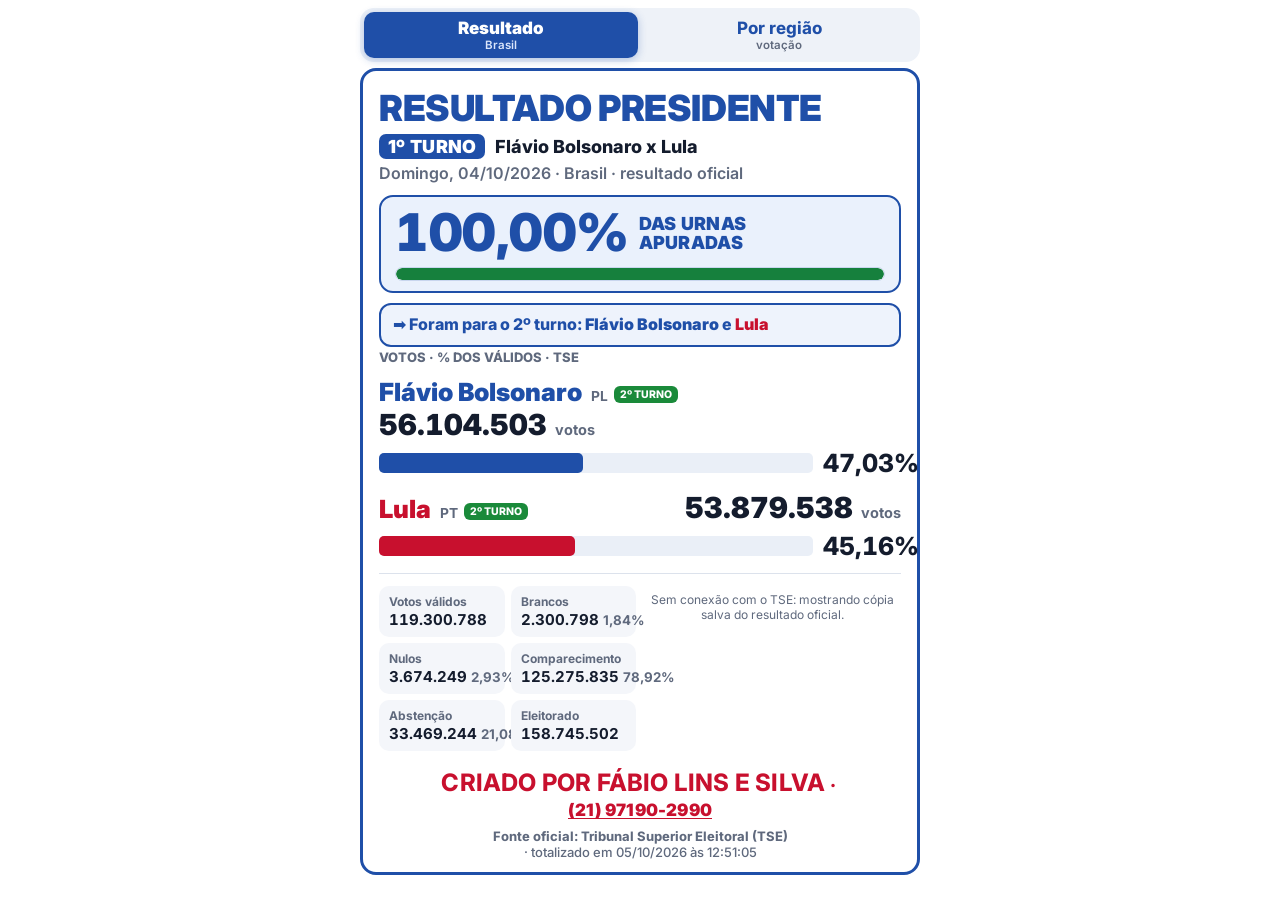
<file: primeiro-turno/index.html>
<!doctype html>
<html lang="pt-BR">
<head>
<meta charset="utf-8">
<meta name="viewport" content="width=device-width, initial-scale=1, viewport-fit=cover">
<title>Resultado das Eleições Presidenciais 2026 · 1º turno</title>
<meta name="author" content="Fábio Lins e Silva">
<meta name="description" content="Resultado oficial do 1º turno de Presidente 2026 (04/10), direto do TSE: Flávio x Lula, por região e por estado.">
<meta property="og:title" content="Resultado das Eleições Presidenciais · 1º turno 2026">
<meta property="og:description" content="Resultado oficial do TSE: Flávio x Lula, por região e por estado. Toque para abrir e instalar.">
<meta property="og:image" content="https://chefaofabio-hub.github.io/primeiro-turno/og.png?v=1">
<meta property="og:image:width" content="1200"><meta property="og:image:height" content="630">
<meta property="og:image:type" content="image/png">
<meta property="og:url" content="https://chefaofabio-hub.github.io/primeiro-turno/">
<meta property="og:type" content="website"><meta property="og:locale" content="pt_BR">
<meta property="og:site_name" content="Resultado 1º turno 2026">
<meta name="twitter:card" content="summary_large_image">
<meta name="twitter:image" content="https://chefaofabio-hub.github.io/primeiro-turno/og.png?v=1">
<meta name="theme-color" content="#1f4fa8">
<link rel="manifest" href="manifest.json">
<link rel="icon" type="image/png" sizes="32x32" href="icons/favicon-32.png?v=1">
<link rel="apple-touch-icon" sizes="180x180" href="icons/apple-touch-icon.png?v=1">
<meta name="apple-mobile-web-app-capable" content="yes"><meta name="mobile-web-app-capable" content="yes">
<meta name="apple-mobile-web-app-title" content="1º Turno">
<link href="https://fonts.googleapis.com/css2?family=Inter:wght@500;600;700;800;900&display=swap" rel="stylesheet">
<link rel="stylesheet" href="style.css?v=1">
<link rel="stylesheet" href="extra.css?v=1">
</head>
<body>
<nav class="nav nav3" id="nav">
  <a href="#resultado" data-aba="resultado" class="atual">Resultado<small>Brasil</small></a><a href="#regioes" data-aba="regioes">Por região<small>votação</small></a>
</nav>
<div class="inst" id="inst" hidden>
  <button class="inst-btn" id="btnInst">📲 Instalar app <small>ícone na tela do celular</small></button>
  <button class="inst-x" id="instX" aria-label="Agora não">×</button>
</div>

<main class="quadro aba" id="aba-resultado">
  <h1 class="h1p">RESULTADO PRESIDENTE</h1>
  <div class="turno2"><span>1º TURNO</span> Flávio Bolsonaro x Lula</div>
  <div class="subt">Domingo, 04/10/2026 · Brasil · resultado oficial</div>
  <div class="urnasbox">
    <div class="ub-l1"><b id="pu">—</b><span>DAS URNAS<br>APURADAS</span></div>
    <div class="ub-prog"><i id="puBar"></i></div>
  </div>
  <div class="segt" id="segt"></div>
  <div class="cab"><span>VOTOS · % DOS VÁLIDOS · TSE</span></div>
  <div id="lista"><div class="vazio">Carregando dados do TSE…</div></div>
  <hr>
  <div class="extras" id="extras"></div>
  <div class="autoria"><span class="nome">CRIADO POR FÁBIO LINS E SILVA</span> <span class="sep">·</span> <a href="tel:+5521971902990" class="nw">(21) 97190-2990</a></div>
  <div class="rod"><b>Fonte oficial: Tribunal Superior Eleitoral (TSE)</b> <span class="nw" id="linhaHora"></span></div>
</main>

<main class="quadro aba" id="aba-regioes" hidden>
  <h1 class="h1p">VOTAÇÃO POR REGIÃO</h1>
  <div class="turno2"><span>1º TURNO</span> Flávio Bolsonaro x Lula</div>
  <div class="subt">% dos votos válidos em cada região </div>
  <hr>
  <div id="regioes" class="regioes"><div class="vazio">Carregando…</div></div>
  <div class="autoria"><span class="nome">CRIADO POR FÁBIO LINS E SILVA</span> <span class="sep">·</span> <a href="tel:+5521971902990" class="nw">(21) 97190-2990</a></div>
  <div class="rod"><b>Fonte oficial: Tribunal Superior Eleitoral (TSE)</b> <span class="nw">· soma dos resultados de cada estado</span></div>
</main>


<div class="sheet-fundo" id="sheet" hidden>
  <div class="sheet" role="dialog" aria-modal="true">
    <button class="sheet-x" id="sheetX" aria-label="Fechar">×</button>
    <h3>Instalar o app</h3>
    <div id="sheetC"></div>
  </div>
</div>
<script src="app.js?v=1"></script>
</body>
</html>
</file>
<file: style.css>
:root{--azul:#1f4fa8;--txt:#141c2d;--cinza:#5f697d;--trilho:#eaeff7;--linha:#dce2ec;
      --flavio:#1f4fa8;--lula:#c8102e;--outros:#a5aec0}
*{box-sizing:border-box;margin:0;padding:0}
html,body{background:#fff;color:var(--txt);font-family:Inter,system-ui,-apple-system,"Segoe UI",Roboto,Arial,sans-serif;
          -webkit-text-size-adjust:100%}
body{padding:env(safe-area-inset-top) 8px calc(env(safe-area-inset-bottom) + 10px)}
[hidden]{display:none!important}
.nw{white-space:nowrap}
nav.nav{max-width:560px;margin:8px auto 0;display:grid;grid-template-columns:1fr 1fr;gap:4px;background:#eef2f8;border-radius:14px;padding:4px}
nav.nav a{flex:1;text-align:center;color:var(--azul);text-decoration:none;padding:7px 2px 6px;border-radius:10px;white-space:nowrap;
          font-size:clamp(12px,3.5vw,17px);font-weight:750;line-height:1.15;-webkit-tap-highlight-color:transparent}
nav.nav a small{display:block;font-size:clamp(9.5px,2.6vw,11.5px);font-weight:600;color:var(--cinza)}
nav.nav a.atual{font-weight:900;background:var(--azul);color:#fff;box-shadow:0 2px 8px rgba(31,79,168,.3)}
nav.nav a.atual small{color:#dbe6fb}
.quadro{max-width:560px;margin:6px auto 8px;border:3px solid var(--azul);border-radius:16px;padding:18px 16px 12px}
h1{color:var(--azul);font-weight:900;font-size:clamp(22px,6.6vw,38px);letter-spacing:-.4px;line-height:1.1;white-space:nowrap}
.subt{color:var(--cinza);font-weight:600;font-size:clamp(13px,3.6vw,16px);margin-top:4px}
.urnas{font-size:clamp(15px,4.3vw,22px);margin-top:8px;font-weight:500;white-space:nowrap}
.urnas b{font-weight:800}
hr{border:0;border-top:1.5px solid var(--linha);margin:12px 0}
.cab{display:flex;justify-content:space-between;align-items:center;font-size:13px;color:var(--cinza);font-weight:800;gap:8px}
.cab .leg{font-weight:600;display:flex;align-items:center;gap:6px}
.cab .leg i{display:inline-block;height:16px;border-left:2.5px dashed var(--txt)}
.leg2{font-weight:700;white-space:nowrap}.leg2 b{font-size:15px}
.az{color:var(--flavio)}.vm{color:var(--lula)}
.cand{margin-top:14px;border-radius:8px}
.linha1{display:flex;justify-content:space-between;align-items:baseline;gap:8px}
.nome{font-weight:750;font-size:clamp(18px,5.2vw,24px);white-space:nowrap;flex-shrink:0}
.grande .nome{font-weight:900;font-size:clamp(18px,5.5vw,31px)}
.nome small{font-size:.55em;color:var(--cinza);font-weight:700;margin-left:4px}
.votos{font-weight:800;font-size:clamp(16px,4.6vw,22px);white-space:nowrap;font-variant-numeric:tabular-nums}
.grande .votos{font-size:clamp(14px,4.3vw,25px)}
.votos small{font-size:12px;color:var(--cinza);font-weight:600}
.linha2{display:flex;align-items:center;gap:10px;margin-top:6px}
.trilho{position:relative;flex:1;height:16px;background:var(--trilho);border-radius:5px}
.grande .trilho{height:24px}
.barra{position:absolute;left:0;top:0;bottom:0;border-radius:5px;transition:width .6s ease}
.m50{position:absolute;top:-5px;bottom:-5px;border-left:2.5px dashed var(--txt)}
.pct{width:96px;text-align:right;font-weight:800;font-size:clamp(19px,5.4vw,23px);font-variant-numeric:tabular-nums}
.grande .pct{font-weight:900;font-size:clamp(23px,6.6vw,30px)}
.selo{display:inline-block;font-size:11px;font-weight:800;color:#fff;background:#16803d;border-radius:5px;padding:2px 6px;margin-left:6px;vertical-align:4px}
.extras{display:grid;grid-template-columns:repeat(2,1fr);gap:8px}
.extra{background:#f5f7fb;border-radius:10px;padding:8px 10px}
.extra .k{font-size:12px;color:var(--cinza);font-weight:700;text-transform:uppercase;letter-spacing:.2px}
.extra .v{font-size:clamp(15px,4.4vw,19px);font-weight:800;font-variant-numeric:tabular-nums;margin-top:2px}
.extra .v small{font-size:12px;color:var(--cinza);font-weight:600}
.status{margin-top:14px;border:2px solid var(--azul);border-radius:10px;padding:10px 8px;text-align:center;
        color:var(--azul);font-weight:900;font-size:clamp(14px,3.9vw,20px)}
.rod{text-align:center;color:var(--cinza);font-size:clamp(11px,3.1vw,13px);margin-top:14px;font-weight:500}
.rod b{font-weight:750}
.vivo{text-align:center;color:#8088a0;font-size:11.5px;margin-top:5px}
.vivo .pt{display:inline-block;width:7px;height:7px;border-radius:50%;background:#16803d;margin-right:5px;vertical-align:1px}
.vivo.erro .pt{background:#be2626}
.flash{animation:fl 1.2s ease}
@keyframes fl{0%{background:#fff6c2}100%{background:transparent}}
.aviso-teste{margin-top:10px;background:#fff6c2;border-radius:8px;padding:6px 8px;font-size:12px;font-weight:700;text-align:center;color:#6b5400}
/* espera */
.espera{text-align:center;padding:14px 4px 6px}
.esp-ic img{width:76px;height:76px;border-radius:18px;box-shadow:0 4px 14px rgba(31,79,168,.3)}
.esp-t{color:var(--azul);font-weight:700;font-size:clamp(20px,5.8vw,26px);margin-top:6px;line-height:1.25}
.esp-t b{font-weight:900;font-size:1.25em}
.esp-s{color:var(--cinza);font-weight:600;font-size:13px;margin-top:4px}
.contagem{display:flex;justify-content:center;gap:8px;margin:16px 0 10px}
.contagem div{background:#eaf1fc;border-radius:10px;min-width:64px;padding:8px 6px}
.contagem b{display:block;font-size:clamp(22px,7vw,30px);font-weight:900;color:var(--azul);font-variant-numeric:tabular-nums}
.contagem span{font-size:11px;color:var(--cinza);font-weight:700;text-transform:uppercase}
.esp-n{color:var(--txt);font-size:14px;font-weight:500;line-height:1.4;margin-top:4px}
/* pesquisas */
.grafico{margin-top:8px}
.grafico svg{width:100%;height:auto;display:block}
.nota{font-size:12px;color:var(--cinza);font-weight:500;line-height:1.4;margin-top:6px}
.cartao{border:1.5px solid var(--linha);border-radius:12px;padding:12px;margin-top:10px}
.c-top{display:flex;justify-content:space-between;align-items:baseline;gap:8px}
.c-inst{font-weight:900;font-size:19px;color:var(--txt)}
.c-data{font-weight:700;font-size:13px;color:var(--cinza);white-space:nowrap}
.c-meta{font-size:12px;color:var(--cinza);font-weight:600;margin-top:2px;line-height:1.35}
.c-par{display:flex;align-items:center;gap:8px;margin-top:8px}
.c-par .n{width:62px;font-weight:800;font-size:15px}
.c-par .t{flex:1;height:14px;background:var(--trilho);border-radius:4px;position:relative}
.c-par .t i{position:absolute;left:0;top:0;bottom:0;border-radius:4px}
.c-par .p{width:70px;text-align:right;font-weight:900;font-size:18px;font-variant-numeric:tabular-nums}
.c-rod{display:flex;flex-wrap:wrap;gap:4px 12px;margin-top:8px;font-size:12.5px;color:var(--txt);font-weight:600}
.c-rod span{white-space:nowrap}
.c-rod span.wrap{white-space:normal}
.c-rod a{color:var(--azul);font-weight:800}
.tag{display:inline-block;font-size:10.5px;font-weight:800;border-radius:5px;padding:1px 6px;background:#eaf1fc;color:var(--azul);margin-left:6px;vertical-align:2px}
.vazio{text-align:center;color:var(--cinza);font-weight:600;padding:20px 6px}
/* 2º turno */
.turno2{margin-top:6px;font-weight:800;font-size:clamp(14px,4vw,18px);color:var(--txt);white-space:nowrap}
.turno2 span{display:inline-block;background:var(--azul);color:#fff;border-radius:7px;padding:2px 9px;margin-right:6px;font-weight:900;letter-spacing:.3px}
/* regiões */
.regioes-sec h2{color:var(--azul);font-weight:900;font-size:clamp(20px,5.6vw,26px);letter-spacing:-.2px}
.regioes{display:flex;flex-direction:column;gap:12px;margin-top:4px}
.regc{border:2px solid var(--linha);border-left:7px solid #c9d0dc;border-radius:14px;padding:12px 14px;background:#fff}
.regc.lid-f{border-left-color:var(--flavio)}.regc.lid-l{border-left-color:var(--lula)}
.rc-n{font-weight:900;font-size:clamp(21px,6vw,26px);text-transform:uppercase;letter-spacing:.4px;color:var(--txt)}
.rc-pu{display:flex;align-items:baseline;gap:8px;margin-top:2px}
.rc-pu b{font-size:clamp(38px,11vw,50px);font-weight:900;color:var(--azul);line-height:1.05;font-variant-numeric:tabular-nums}
.rc-pu span{font-size:clamp(14px,4vw,17px);font-weight:700;color:var(--cinza)}
.rc-prog{height:12px;background:var(--trilho);border-radius:6px;overflow:hidden;margin-top:6px}
.rc-prog i{display:block;height:100%;background:#16803d;border-radius:6px;transition:width .6s ease}
.rc-cand{display:flex;justify-content:space-between;margin-top:12px;font-size:clamp(17px,5vw,21px);font-weight:700}
.rc-cand b{font-weight:900;font-size:1.12em;font-variant-numeric:tabular-nums}
.rc-cand .lid b{font-size:1.25em}
.rc-split{position:relative;display:flex;height:18px;background:var(--trilho);border-radius:5px;overflow:hidden;margin-top:5px}
.rc-split i{display:block;height:100%;transition:width .6s ease}
.rc-split .sf{background:var(--flavio)}.rc-split .sl{background:var(--lula)}
.rc-split .s50{position:absolute;left:50%;top:0;bottom:0;border-left:2px solid #fff}
.rc-lid{margin-top:6px;font-weight:900;font-size:clamp(14px,4vw,17px);text-align:center}
.rc-ag{margin-top:8px;font-weight:700;color:var(--cinza);font-size:15px;text-align:center}
.regc.esp .rc-pu b{color:#a5aec0}
/* pesquisas: linha por instituto */
.pq{border:1.5px solid var(--linha);border-radius:12px;margin-top:8px}
.pq summary,.pq-sum{list-style:none;display:flex;align-items:center;gap:8px;padding:10px 10px 10px 12px;cursor:pointer}
.pq summary::-webkit-details-marker{display:none}
.pq-esq{flex:1;min-width:0}
.pq-inst{font-weight:900;font-size:17px;color:var(--txt);line-height:1.15}
.pq-inst::after{content:" ▾";font-size:12px;color:var(--cinza)}
.pq[open] .pq-inst::after{content:" ▴"}
.pq-data{font-size:15px;color:var(--txt);font-weight:800;margin-top:2px;letter-spacing:.1px}
.pq-base{display:block;font-size:11px;color:#7a8496;font-weight:600;margin-top:3px;line-height:1.2;letter-spacing:.2px}
.pq-lid{display:inline-block;margin-top:3px;font-size:13px;white-space:nowrap;font-weight:900}
.pq-lid.emp{color:var(--txt)}
.pq-mini{flex:0 0 150px;display:flex;flex-direction:column;gap:5px}
.pq-b{display:flex;align-items:center;gap:5px}
.pq-t{flex:1;height:14px;background:var(--trilho);border-radius:4px;overflow:hidden}
.pq-t i{display:block;height:100%;border-radius:4px;min-width:2px}
.pq-b .pq-nm{width:40px;text-align:left;font-size:13px;font-weight:800}
.pq-b span{width:52px;text-align:right;font-weight:900;font-size:14.5px;font-variant-numeric:tabular-nums;white-space:nowrap}
.pq-det{padding:0 12px 10px;display:flex;flex-direction:column;gap:3px;font-size:13px;color:var(--txt);font-weight:500;border-top:1px solid #edf0f5;padding-top:8px}
.pq-det b{font-weight:800}
.pq-det a{color:var(--azul);font-weight:800}
.pq-ant{margin-top:4px;color:var(--cinza);font-weight:600}
.pq-ant ul{margin:2px 0 0 18px;color:var(--txt)}
.pq-graf{margin:0 0 8px;padding-bottom:8px;border-bottom:1px solid #edf0f5}
.pq-gcab{display:flex;justify-content:space-between;align-items:center;font-size:12.5px;font-weight:800;color:var(--cinza);text-transform:uppercase;letter-spacing:.2px}
.pq-gcab .leg2{text-transform:none;font-size:12.5px;color:var(--txt)}
.pq-svg{width:100%;height:auto;display:block;margin-top:2px}
.pq-gnota{font-size:11.5px;color:var(--cinza);font-weight:600;line-height:1.35}
.pq-vazia{border-style:dashed;background:#fafbfd}
.pq-vazia .pq-inst{color:#7d8698}
.pq-vazia .pq-inst::after{content:none}
.pq-ag{font-size:12.5px;color:#8a93a5;font-weight:700;margin-top:2px}
.pq-vazia .pq-nm,.pq-vazia .pq-b span{color:#a5aec0}
.pq-vazia .pq-sum{cursor:default}
.aviso2t{margin-top:8px;background:#eaf1fc;color:var(--azul);border-radius:8px;padding:6px 10px;font-size:13px;font-weight:800;text-align:center}
.pq-prev{font-size:11.5px;color:#6b7488;font-weight:600;margin-top:2px}
.autoria{margin-top:16px;text-align:center;color:var(--lula);font-weight:900;font-size:clamp(14px,4vw,17px);line-height:1.35;letter-spacing:.2px;text-transform:uppercase}
.autoria a{color:var(--lula);text-decoration:underline;text-underline-offset:2px}
.autoria .sep{margin:0 2px}
.autoria + .rod{margin-top:6px}
@media (max-width:440px){.autoria .sep{display:none}.autoria a{display:inline-block;margin-top:1px}.autoria .nome{display:block}}
/* % de urnas apuradas em destaque */
.urnasbox{margin-top:12px;background:#eaf1fc;border:2px solid var(--azul);border-radius:14px;padding:10px 14px 10px}
.ub-l1{display:flex;align-items:center;gap:10px}
.ub-l1 b{font-size:clamp(38px,11.5vw,52px);font-weight:900;color:var(--azul);line-height:1;font-variant-numeric:tabular-nums;letter-spacing:-.5px}
.ub-l1 span{font-size:clamp(14px,4vw,18px);font-weight:900;color:var(--azul);line-height:1.1;letter-spacing:.3px}
.ub-prog{height:14px;background:#fff;border-radius:7px;overflow:hidden;margin-top:8px;border:1px solid #c9d6ee}
.ub-prog i{display:block;height:100%;width:0;background:#16803d;border-radius:7px;transition:width .6s ease}
.ub-l2{margin-top:5px;font-size:13px;font-weight:600;color:var(--cinza)}
.ub-l2 b{color:var(--txt);font-weight:800}
.urnasbox + .cab{margin-top:14px}
.espera{padding:12px 4px 2px}
.esp-t{font-size:clamp(17px,4.9vw,22px);margin-top:0}
.esp-t b{font-size:1.15em}
.esp-s{font-size:12px}
.contagem{margin:10px 0 4px}
.contagem div{padding:6px 6px}
.cand[data-chave=flavio] .nome,.cand[data-chave=flavio] .pct{color:var(--flavio)}
.cand[data-chave=lula] .nome,.cand[data-chave=lula] .pct{color:var(--lula)}
.cand[data-chave=flavio] .trilho{background:#dde7f8;box-shadow:inset 0 0 0 1.5px #b9cbee}
.cand[data-chave=lula] .trilho{background:#fbe4e8;box-shadow:inset 0 0 0 1.5px #f1bcc5}
/* botão instalar + folha de instruções */
.inst{max-width:560px;margin:8px auto 0;display:flex;gap:6px;align-items:stretch}
.inst-btn{flex:1;border:0;border-radius:12px;background:var(--azul);color:#fff;font:inherit;font-size:clamp(17px,4.8vw,20px);font-weight:900;
          padding:11px 10px;box-shadow:0 4px 14px rgba(31,79,168,.35);cursor:pointer;-webkit-tap-highlight-color:transparent;line-height:1.15}
.inst-btn small{display:block;font-size:12px;font-weight:600;color:#dbe6fb;margin-top:2px}
.inst-btn:active{transform:scale(.98)}
.inst-x{flex:0 0 40px;border:0;border-radius:12px;background:#eef2f8;color:var(--cinza);font-size:24px;font-weight:700;cursor:pointer;line-height:1}
.sheet-fundo{position:fixed;inset:0;background:rgba(10,20,40,.5);display:flex;align-items:flex-end;justify-content:center;z-index:50}
.sheet{position:relative;background:#fff;width:100%;max-width:560px;border-radius:18px 18px 0 0;padding:18px 18px calc(env(safe-area-inset-bottom) + 18px);
       box-shadow:0 -8px 30px rgba(0,0,0,.25);font-size:15.5px;line-height:1.45;color:var(--txt)}
.sheet h3{color:var(--azul);font-weight:900;font-size:21px;margin:0 34px 8px 0}
.sheet p{margin:6px 0}
.sheet-x{position:absolute;top:10px;right:10px;width:36px;height:36px;border:0;border-radius:50%;background:#eef2f8;color:var(--cinza);font-size:24px;font-weight:700;line-height:1;cursor:pointer}
.passos{margin:6px 0 4px 22px}
.passos li{margin:7px 0;padding-left:2px}
.passos .ico{vertical-align:-4px}
.sheet-dica{font-size:13.5px;color:var(--cinza);background:#f5f7fb;border-radius:8px;padding:7px 9px}
.sheet-copiar{margin-top:10px;width:100%;border:2px solid var(--azul);background:#fff;color:var(--azul);border-radius:10px;padding:10px;font:inherit;font-weight:900;font-size:16px;cursor:pointer}
.sheet-link{text-align:center;font-size:13px;color:var(--cinza);margin-top:5px;user-select:all;-webkit-user-select:all}

/* alertas de nova pesquisa (Web Push) */
nav.nav a{position:relative}
.ponto{position:absolute;top:-7px;right:-3px;z-index:2;min-width:18px;height:18px;border-radius:9px;background:#e00b2b;color:#fff;font-size:13px;font-weight:900;
  line-height:18px;text-align:center;box-shadow:0 0 0 2px #fff;font-style:normal}
.alerta{margin-top:8px}
.alerta-btn{width:100%;border:0;border-radius:12px;background:#c8102e;color:#fff;font:inherit;font-size:clamp(16px,4.5vw,19px);font-weight:900;padding:10px 12px;cursor:pointer;line-height:1.2}
.alerta-btn small{display:block;font-size:12px;font-weight:600;color:#ffdfe4;margin-top:2px}
.alerta-btn:active{transform:scale(.98)}
.alerta-btn:disabled{opacity:.6}
.alerta-ok{background:#e8f6ec;color:#17643a;border-radius:10px;padding:8px 10px;font-size:14px;font-weight:800;text-align:center}
.alerta-ok button{border:0;background:none;color:#5f697d;font:inherit;font-size:12px;font-weight:600;text-decoration:underline;cursor:pointer;margin-left:6px}
.alerta-msg{margin-top:6px;background:#fff6e0;color:#6b4d00;border-radius:10px;padding:8px 10px;font-size:13.5px;font-weight:700;text-align:center;line-height:1.35}
.inst-btn.alerta-btn{background:#c8102e;width:auto}
#alertaMsgTopo,#alertaOkTopo{margin:6px 10px 0}
#alertaOkTopo{display:block}
.aviso-graf{margin-top:8px;background:#fdecee;border:1.5px solid #f3b3bd;color:#c8102e;border-radius:10px;padding:8px 10px;font-size:clamp(14px,4vw,16px);font-weight:900;text-transform:uppercase;text-align:center;line-height:1.3}

/* presidente eleito (definição matemática) */
.eleito{margin-top:12px;border:2px dashed #b9c3d6;background:#f6f8fc;border-radius:12px;padding:9px 10px;text-align:center;color:#3c4659}
.el-t{font-weight:900;font-size:clamp(14px,4vw,16px);letter-spacing:.2px}
.el-ag{font-weight:700;color:#5f697d}
.el-s{margin-top:3px;font-size:13px;font-weight:600;color:#5f697d}
.el-s b{color:#141c2d}
.eleito.compacto{padding:6px 10px;margin-top:10px}
.eleito.ok{border:0;color:#fff;padding:12px 10px 11px;box-shadow:0 6px 18px rgba(0,0,0,.18);animation:elpop .6s ease-out}
.eleito.ok.flavio{background:linear-gradient(135deg,#1f4fa8,#163a7e)}
.eleito.ok.lula{background:linear-gradient(135deg,#c8102e,#9b0c23)}
.eleito.ok .el-t{font-size:14px;letter-spacing:1px;opacity:.95}
.eleito.ok .el-nome{font-weight:900;font-size:clamp(26px,8vw,34px);line-height:1.1;margin:2px 0 3px;letter-spacing:.3px}
.eleito.ok .el-s{color:#fff;opacity:.95;font-size:13.5px}
.eleito.ok .el-s b{color:#fff}
@keyframes elpop{0%{transform:scale(.9);opacity:0}60%{transform:scale(1.03);opacity:1}100%{transform:scale(1)}}
.eleito.compacto{padding:5px 8px;margin-top:8px;border-width:1.5px}
.eleito.compacto .el-t{font-size:13px;line-height:1.3}
.eleito.compacto + .espera{padding-top:6px}

/* v21: CANDIDATO ELEITO com bandeira */
.eleito,.eleito.compacto{border:2px solid var(--azul);background:#eef4ff;color:#3c4659;box-shadow:0 2px 10px rgba(31,79,168,.12)}
.eleito{padding:10px 10px 9px}
.eleito.compacto{padding:7px 8px}
.el-t,.eleito.compacto .el-t{font-size:clamp(14px,4vw,16px);line-height:1.35}
.el-flag{width:28px;height:20px;vertical-align:-4px;margin-right:7px;border-radius:3.5px;box-shadow:0 0 0 1px rgba(0,0,0,.12)}
.el-lab{color:var(--azul);font-weight:900;font-size:clamp(17px,4.9vw,20px);letter-spacing:.3px}
.el-ag{font-weight:700;color:#3c4659}
.eleito.ok .el-t{display:inline-block;background:#fff;border-radius:999px;padding:4px 14px 4px 8px;opacity:1;letter-spacing:0;box-shadow:0 1px 4px rgba(0,0,0,.18)}
.eleito.ok .el-lab{font-size:clamp(16px,4.6vw,19px)}
.eleito.ok .el-nome{margin-top:6px}

/* votos em destaque */
.linha1{gap:8px}
.cand .votos{font-weight:900;font-size:clamp(20px,6.2vw,28px);min-width:0}
.cand.grande .votos{font-size:clamp(21px,6.6vw,30px)}
.cand[data-chave=flavio] .votos{color:var(--flavio)}.cand[data-chave=lula] .votos{color:var(--lula)}
.cand .votos small{font-size:13px}
.cand .pct,.cand.grande .pct{width:78px;font-size:15px;font-weight:800;line-height:1.1}
.cand .pct small{display:block;font-size:10px;font-weight:600;color:var(--cinza)}
.linha1{flex-wrap:wrap;row-gap:0}
.cand .votos{margin-left:auto;font-size:clamp(16px,4.6vw,21px);white-space:nowrap}
.cand.grande .votos{font-size:clamp(16px,4.6vw,21px)}
.linha1{flex-wrap:nowrap}
.cand .nome{min-width:0}

.an-card{border:2px solid var(--azul);border-radius:14px;padding:14px 12px 12px;margin:12px 0;background:#f7f9fd}
.an-tit{font-weight:900;font-size:20px;color:var(--azul);text-align:center}
.an-sub{text-align:center;font-size:12.5px;color:var(--cinza);font-weight:600;margin:2px 0 10px}
.an-b{margin:8px 0}.an-nm{font-weight:900;font-size:16px}
.an-b{display:grid;grid-template-columns:1fr auto;gap:2px 8px;align-items:center}
.an-nm{grid-column:1/3}.an-t{position:relative;height:22px;background:#e6eaf2;border-radius:11px;overflow:hidden}
.an-t i{display:block;height:100%;border-radius:11px}.an-t em{position:absolute;left:50%;top:0;bottom:0;border-left:2px dashed rgba(0,0,0,.35)}
.an-v{font-weight:900;font-size:26px;min-width:84px;text-align:right}
.an-lid{text-align:center;font-weight:900;font-size:17px;margin-top:10px}.an-lid.emp{color:var(--txt)}
.an-tt{font-weight:900;font-size:15px;margin:14px 0 6px;color:var(--txt)}
.an-tab{width:100%;border-collapse:collapse;font-size:14px}
.an-tab th,.an-tab td{padding:6px 4px;border-bottom:1px solid #e6eaf2;text-align:left}
.an-tab th{font-size:12px;color:var(--cinza)}.an-tab td:nth-child(n+3),.an-tab th:nth-child(n+3){text-align:right;font-weight:800}

nav.nav a.largo{grid-column:1/-1}
.ag-data{text-align:center;font-weight:900;color:var(--azul);margin:10px 0 8px;font-size:15px}
.ag-card{border-radius:14px;overflow:hidden;margin:0 0 12px;border:2px solid #1f4fa8;background:#fff}
.ag-card h2{margin:0;padding:8px 12px;color:#fff;font-size:17px;background:#1f4fa8}
.ag-lula{border-color:#c62828}.ag-lula h2{background:#c62828}
.ag-card ul{list-style:none;margin:0;padding:0}
.ag-card li{padding:9px 12px;border-top:1px solid #eef0f4;font-size:14px;line-height:1.35}
.ag-card li:first-child{border-top:0}
.ag-hora{display:inline-block;color:#fff;background:#1f4fa8;border-radius:6px;padding:1px 7px;font-size:12px;margin-bottom:3px}
.ag-lula .ag-hora{background:#c62828}
.ag-local{font-weight:700;color:#333}.ag-desc{color:#222}
.ag-fonte{font-size:11.5px;color:#666}
.ag-card .vazio{padding:12px}


.an-rej{margin-top:16px;border-color:#9aa3b5;background:#fafbfd}
.an-rej .an-tit{color:var(--txt);font-size:18px}
.an-rej-grid{display:grid;grid-template-columns:1fr 1fr;gap:10px;margin:8px 0 4px}
.an-rej-item{text-align:center;padding:12px 8px;border-radius:12px;background:#fff;border:2px solid #e6eaf2;min-width:0}
.an-rej-item.az{border-color:var(--flavio)}.an-rej-item.vm{border-color:var(--lula)}
.an-rej-nm{font-weight:800;font-size:13px;line-height:1.2;margin-bottom:4px;word-break:break-word}
.an-rej-item.az .an-rej-nm,.an-rej-item.az .an-rej-pct{color:var(--flavio)}
.an-rej-item.vm .an-rej-nm,.an-rej-item.vm .an-rej-pct{color:var(--lula)}
.an-rej-pct{font-weight:900;font-size:clamp(28px,8vw,36px);line-height:1.05}
.an-rej-fonte{margin:6px 0 0!important;font-size:11.5px!important}


/* aba Próximas */
.px-card{box-sizing:border-box;max-width:100%;overflow:hidden;background:#fff;border:2px solid #1f4fa8;border-radius:14px;padding:10px 12px;margin:0 0 10px;color:#111}
.px-top{display:flex;justify-content:space-between;align-items:center;gap:10px}
.px-card h2{margin:0;flex:1 1 auto;min-width:0;overflow-wrap:anywhere;word-break:break-word;line-height:1.2;font-size:17px;font-weight:800;color:#1f4fa8}
.px-data{font-weight:900;font-size:17px;text-align:right;white-space:nowrap;flex:0 0 auto}
.px-data small{display:block;font-size:11px;font-weight:600;opacity:.7}
.px-aconf{border-color:#bbb}.px-aconf h2{color:#555}.px-aconf .px-data{font-size:14px;font-weight:600;opacity:.6}
.px-obs{overflow-wrap:anywhere;font-size:12.5px;opacity:.75;margin-top:4px}
/* caixa presidente eleito maior, nome embaixo */
.eleito,.eleito.compacto{padding:14px 10px 14px;min-height:78px;display:flex;flex-direction:column;justify-content:center}
.el-t .el-ag{display:block;margin-top:6px;font-size:clamp(15px,4.4vw,18px)}
.eleito.ok{min-height:96px}
/* ===== Visual 3D forte (v40) ===== */
html,body{background:radial-gradient(ellipse 120% 80% at 50% 25%,#f4f7fc 0%,#dfe6f1 60%,#c3cede 100%) fixed}
/* nav: teclas físicas */
nav.nav{grid-template-columns:repeat(3,1fr);gap:8px;padding:8px 8px 10px;border-radius:18px;
 background:linear-gradient(180deg,#c9d3e3,#b4c0d4);border:1.5px solid #8d9bb4;
 box-shadow:inset 0 3px 6px rgba(10,25,60,.35),inset 0 -1px 0 rgba(255,255,255,.5),0 1px 0 #fff}
nav.nav a,nav.nav a.largo{grid-column:auto;display:flex;flex-direction:column;justify-content:center;min-height:52px;border-radius:12px;
 background:linear-gradient(180deg,#ffffff 0%,#edf2f9 45%,#cdd8e8 100%);
 border:1.5px solid #6f7f9c;border-bottom:5px solid #5a6a88;
 box-shadow:inset 0 2px 0 rgba(255,255,255,.95),inset 0 -2px 3px rgba(60,80,120,.15),0 2px 1px rgba(10,25,60,.35),0 6px 10px rgba(10,25,60,.25);
 text-shadow:0 1px 0 #fff;transition:transform .08s,box-shadow .08s,border-bottom-width .08s;font-size:clamp(12px,3.4vw,16px)}
nav.nav a small{text-shadow:0 1px 0 #fff}
nav.nav a.atual{background:linear-gradient(180deg,#5b8ae6 0%,#2a5cc0 45%,#173f8c 100%);color:#fff;
 border-color:#0d2659;border-bottom-width:2px;transform:translateY(3px);
 box-shadow:inset 0 3px 6px rgba(0,0,0,.45),inset 0 -1px 0 rgba(255,255,255,.2),0 1px 0 rgba(255,255,255,.6);
 text-shadow:0 -1px 0 rgba(0,0,0,.5)}
nav.nav a.atual small{text-shadow:0 -1px 0 rgba(0,0,0,.5)}
nav.nav a:active{transform:translateY(3px);border-bottom-width:2px}
/* painel principal */
.quadro{background:linear-gradient(180deg,#ffffff 0%,#f3f6fb 100%);border:2px solid #163a7e;
 box-shadow:inset 0 2px 0 #fff,0 7px 0 #0f2a5e,0 10px 6px rgba(10,25,60,.25),0 22px 34px rgba(10,25,60,.3)}
h1{text-shadow:0 1px 0 #fff,0 2px 0 #c6d3ea,0 3px 4px rgba(15,42,94,.35)}
.turno2 span{background:linear-gradient(180deg,#5b8ae6,#1f4fa8 55%,#163a7e);border:1.5px solid #0d2659;
 box-shadow:inset 0 1px 0 rgba(255,255,255,.45),0 3px 0 #0d2659,0 5px 6px rgba(0,0,0,.25);text-shadow:0 -1px 0 rgba(0,0,0,.5)}
/* caixas/cards */
.urnasbox,.eleito,.eleito.compacto,.contagem div{border:2px solid #163a7e;
 background:linear-gradient(180deg,#f7faff 0%,#dfe9fa 100%);
 box-shadow:inset 0 2px 0 #fff,0 5px 0 #163a7e,0 8px 6px rgba(10,25,60,.2),0 14px 20px rgba(10,25,60,.18)}
.contagem div{border-width:1.5px;box-shadow:inset 0 2px 0 #fff,0 4px 0 #163a7e,0 7px 8px rgba(10,25,60,.22)}
.ub-l1 b,.ub-l1 span,.contagem b,.el-lab{text-shadow:0 1px 0 #fff,0 2px 3px rgba(15,42,94,.3)}
.eleito.ok.flavio{border-color:#0d2659;box-shadow:inset 0 2px 0 rgba(255,255,255,.35),0 6px 0 #0d2659,0 12px 20px rgba(0,0,0,.3)}
.eleito.ok.lula{border-color:#6e0818;box-shadow:inset 0 2px 0 rgba(255,255,255,.35),0 6px 0 #6e0818,0 12px 20px rgba(0,0,0,.3)}
.eleito.ok .el-nome{text-shadow:0 2px 0 rgba(0,0,0,.35),0 4px 8px rgba(0,0,0,.35)}
.pq,.px-card,.regc,.an-card{border:1.5px solid #7d8cab;border-radius:14px;margin-bottom:10px;
 background:linear-gradient(180deg,#ffffff 0%,#eef2f9 100%);
 box-shadow:inset 0 2px 0 #fff,0 4px 0 #8a99b6,0 7px 6px rgba(10,25,60,.18),0 14px 22px rgba(10,25,60,.14)}
.an-card{border:2px solid #163a7e;box-shadow:inset 0 2px 0 #fff,0 5px 0 #163a7e,0 9px 8px rgba(10,25,60,.2),0 18px 26px rgba(10,25,60,.16)}
.ag-card{border:2px solid #0f2a5e;margin-bottom:16px;box-shadow:0 5px 0 #0f2a5e,0 9px 8px rgba(10,25,60,.22),0 18px 26px rgba(10,25,60,.16)}
.ag-card h2{background:linear-gradient(180deg,#5b8ae6,#1f4fa8 55%,#163a7e);border-bottom:1.5px solid #0d2659;
 box-shadow:inset 0 1px 0 rgba(255,255,255,.4);text-shadow:0 -1px 0 rgba(0,0,0,.5),0 2px 3px rgba(0,0,0,.3)}
/* barras tubo */
.trilho,.ub-prog{background:linear-gradient(180deg,#c9d3e3,#eef2f8 70%);border:1.5px solid #8d9bb4;
 box-shadow:inset 0 3px 4px rgba(10,25,60,.3),0 1px 0 #fff}
.barra,.ub-prog i,.an-b,.pq-b{background-image:linear-gradient(180deg,rgba(255,255,255,.15) 0%,rgba(255,255,255,.7) 22%,rgba(255,255,255,.1) 45%,rgba(0,0,0,.05) 60%,rgba(0,0,0,.3) 100%);
 box-shadow:inset 0 -1px 1px rgba(0,0,0,.3),0 1px 2px rgba(0,0,0,.3)}
.nome{text-shadow:0 1px 0 #fff,0 2px 3px rgba(0,0,0,.2)}
/* Apuração: trilhos e barras 3D (v41) */
.cand .trilho{height:26px;border-radius:13px;overflow:visible}
.cand .barra{border-radius:12px}
.cand[data-chave=flavio] .trilho{background:linear-gradient(180deg,#a9bde3 0%,#d5e0f5 45%,#e9effb 100%);border:2px solid #163a7e;
 box-shadow:inset 0 5px 7px rgba(10,30,80,.45),inset 0 -2px 2px rgba(255,255,255,.7),0 4px 0 #163a7e,0 7px 8px rgba(10,25,60,.25)}
.cand[data-chave=lula] .trilho{background:linear-gradient(180deg,#e9aab5 0%,#f7d6dc 45%,#fcecef 100%);border:2px solid #8a0b20;
 box-shadow:inset 0 5px 7px rgba(90,0,20,.45),inset 0 -2px 2px rgba(255,255,255,.7),0 4px 0 #8a0b20,0 7px 8px rgba(60,10,20,.25)}
.cand .barra{background-image:linear-gradient(180deg,rgba(255,255,255,.25) 0%,rgba(255,255,255,.85) 18%,rgba(255,255,255,.25) 38%,rgba(255,255,255,0) 55%,rgba(0,0,0,.18) 75%,rgba(0,0,0,.42) 100%)!important;
 box-shadow:inset 0 0 0 1.5px rgba(0,0,0,.35),inset 0 -3px 4px rgba(0,0,0,.25),2px 0 4px rgba(0,0,0,.35)}
.cand .m50{z-index:2}

.versao-app{max-width:560px;margin:4px auto -2px;text-align:right;padding-right:6px;color:#c8102e;font-size:11px;font-weight:700;letter-spacing:.2px}
/* Por região: trilhos e barras 3D (v47) */
.rc-prog,.rc-split{height:22px;border-radius:11px;border:2px solid #163a7e;
 background:linear-gradient(180deg,#a9bde3 0%,#d5e0f5 45%,#e9effb 100%);
 box-shadow:inset 0 5px 7px rgba(10,30,80,.45),inset 0 -2px 2px rgba(255,255,255,.7),0 4px 0 #163a7e,0 7px 8px rgba(10,25,60,.25);margin-bottom:6px}
.rc-prog{height:16px}
.rc-split{border-color:#2a2f45;box-shadow:inset 0 5px 7px rgba(10,20,50,.45),0 4px 0 #2a2f45,0 7px 8px rgba(10,25,60,.25)}
.rc-prog i,.rc-split i{background-image:linear-gradient(180deg,rgba(255,255,255,.25) 0%,rgba(255,255,255,.85) 18%,rgba(255,255,255,.25) 38%,rgba(255,255,255,0) 55%,rgba(0,0,0,.18) 75%,rgba(0,0,0,.42) 100%)!important;
 box-shadow:inset 0 0 0 1px rgba(0,0,0,.3),inset 0 -3px 4px rgba(0,0,0,.25)}
.rc-prog i{border-radius:9px}
.rc-split .sf{background-color:var(--flavio)!important;border-radius:9px 0 0 9px}
.rc-split .sl{background-color:var(--lula)!important;border-radius:0 9px 9px 0}
.rc-split .s50{z-index:2;border-left:2.5px solid #fff;box-shadow:0 0 3px rgba(0,0,0,.6)}
/* ---- Rejeição 3D ---- */
.rj3{margin-top:16px}
.rj3 .an-tit{font-size:18px}
.rj-meds{display:grid;grid-template-columns:1fr 1fr;gap:12px;margin:10px 0 14px}
.rj-med{position:relative;text-align:center;padding:12px 10px 14px;border-radius:16px;min-width:0;color:#fff;
  border:2px solid rgba(0,0,0,.55);
  box-shadow:0 6px 0 var(--esp),0 12px 18px rgba(0,0,0,.35),inset 0 2px 0 rgba(255,255,255,.45),inset 0 -6px 12px rgba(0,0,0,.25)}
.rj-med::before{content:"";position:absolute;left:8px;right:8px;top:4px;height:38%;border-radius:12px 12px 40% 40%;
  background:linear-gradient(rgba(255,255,255,.4),rgba(255,255,255,0));pointer-events:none}
.rj-med.az{--esp:#0d2a63;background:linear-gradient(160deg,#3d74d6,#1f4fa8 55%,#163c84)}
.rj-med.vm{--esp:#6e0818;background:linear-gradient(160deg,#e8384f,#c8102e 55%,#990b22)}
.rj-nm{font-weight:900;font-size:14px;letter-spacing:.3px;text-shadow:0 1px 0 rgba(0,0,0,.4)}
.rj-pct{font-weight:900;font-size:clamp(32px,9vw,40px);line-height:1.05;margin:2px 0 8px;
  text-shadow:0 1px 0 rgba(255,255,255,.35),0 -1px 0 rgba(0,0,0,.5),0 3px 0 rgba(0,0,0,.35),0 5px 8px rgba(0,0,0,.35)}
.rj-trilho{position:relative;height:14px;border-radius:8px;background:linear-gradient(#c9d0dc,#eef1f6);
  box-shadow:inset 0 2px 4px rgba(0,0,0,.45),inset 0 -1px 0 rgba(255,255,255,.8),0 1px 0 rgba(255,255,255,.6);overflow:hidden;flex:1}
.rj-med .rj-trilho{background:rgba(0,0,0,.35);box-shadow:inset 0 2px 4px rgba(0,0,0,.6),0 1px 0 rgba(255,255,255,.35)}
.rj-tubo{display:block;height:100%;border-radius:8px;
  background-image:linear-gradient(180deg,rgba(255,255,255,.2),rgba(255,255,255,.75) 25%,rgba(255,255,255,.1) 48%,rgba(0,0,0,.08) 62%,rgba(0,0,0,.35));
  box-shadow:inset 0 0 0 1px rgba(0,0,0,.35)}
.rj-tubo.az{background-color:#2f63c4}.rj-tubo.vm{background-color:#d81f3b}
.rj-med .rj-tubo{background-color:#fff}
.rj-lista{display:flex;flex-direction:column;gap:9px}
.rj-placa{display:grid;grid-template-columns:38% 1fr;grid-template-rows:auto auto;gap:4px 10px;align-items:center;
  padding:9px 11px;border-radius:12px;background:linear-gradient(#ffffff,#eef1f7);border:1.5px solid #8d97ab;
  box-shadow:0 4px 0 #9aa3b5,0 7px 10px rgba(0,0,0,.18),inset 0 1px 0 #fff}
.rj-inst{grid-row:1/3;display:flex;flex-direction:column;min-width:0}
.rj-inst b{font-size:14px;line-height:1.15;word-break:break-word;text-shadow:0 1px 0 #fff}
.rj-inst small{font-size:11.5px;color:#6b7488;font-weight:700}
.rj-lin{display:flex;align-items:center;gap:7px}
.rj-lin span{width:48px;text-align:right;font-weight:900;font-size:13.5px;text-shadow:0 1px 0 #fff}
.rj-lin span.az{color:var(--flavio)}.rj-lin span.vm{color:var(--lula)}
.rj-lin .rj-trilho{height:11px}
.rj-fonte{margin-top:12px;font-size:10.5px;line-height:1.35;color:#8a92a3;text-align:center}
/* autoria centralizada dentro da margem */
.autoria{display:flex;flex-direction:column;align-items:center;justify-content:center;text-align:center;width:100%;box-sizing:border-box;padding:0 8px;font-size:clamp(13px,3.7vw,16px);letter-spacing:0}
.autoria .nome{display:block;width:100%;text-align:center;white-space:normal;overflow-wrap:anywhere}
.autoria .sep{display:none}
.autoria a{display:block;margin-top:2px;text-align:center}

.pq summary{position:relative}.pq-ponto{top:-6px;right:-4px}

/* aba Confiabilidade (v1.6) */
nav.nav a.inteira{grid-column:1/-1}
.cf-lista{list-style:none;padding:0;margin:12px 0 6px;display:grid;gap:8px}
.cf-item{display:grid;grid-template-columns:44px 1fr auto;gap:8px;align-items:center;padding:9px 10px;border-radius:12px;
 background:linear-gradient(180deg,#fff 0%,#eef3fa 100%);border:1.5px solid #8d9bb4;border-bottom:4px solid #6f7f9c;box-shadow:0 3px 8px rgba(10,25,60,.18)}
.cf-pos{font-size:22px;font-weight:900;color:#fff;text-align:center;border-radius:10px;padding:6px 0;background:linear-gradient(180deg,#5b8ae6,#173f8c);box-shadow:inset 0 2px 0 rgba(255,255,255,.35),0 2px 4px rgba(0,0,0,.3)}
.cf-item:nth-child(1) .cf-pos{background:linear-gradient(180deg,#ffe27a,#c99a06)}.cf-item:nth-child(2) .cf-pos{background:linear-gradient(180deg,#e4e9f0,#8b97a8)}.cf-item:nth-child(3) .cf-pos{background:linear-gradient(180deg,#f0b27a,#a5591c)}
.cf-n{font-weight:900;font-size:16px}.cf-n small{font-weight:600;color:var(--cinza);font-size:11px;margin-left:4px}
.cf-ok{display:inline-block;font-style:normal;font-size:10.5px;font-weight:800;color:#0a7a3b;background:#e2f6ea;border-radius:6px;padding:1px 5px;margin-left:4px}
.cf-v{font-size:13.5px;font-weight:800;margin-top:2px}.cf-v .az{color:var(--azul)}.cf-v .vm{color:#c8102e}
.cf-e{text-align:right;line-height:1.1}.cf-e b{font-size:20px;color:#163a7e}.cf-e small{display:block;font-size:10px;color:var(--cinza);font-weight:700}.cf-e span{font-size:11px;color:var(--cinza)}
.cf-mais{font-size:12px;color:var(--cinza);margin:6px 0}
#aba-confiabilidade{text-align:center}
#aba-confiabilidade .cf-h1{white-space:normal;text-align:center;font-size:clamp(22px,6.6vw,34px)}
#aba-confiabilidade .turno2{white-space:normal}
#aba-confiabilidade .cf-item{text-align:left}
#aba-confiabilidade .cf-mais{text-align:center}
#aba-confiabilidade .cf-rod{line-height:1.4}
#aba-confiabilidade .cf-item{grid-template-columns:40px 1fr auto;gap:8px}
#aba-confiabilidade .cf-pos{font-size:19px}
#aba-confiabilidade .cf-n small{display:block;margin:1px 0 0}
#aba-confiabilidade .cf-ok{margin:2px 0 0}
#aba-confiabilidade .cf-v{font-size:13px}
#aba-confiabilidade .cf-v span{white-space:nowrap}
#aba-confiabilidade .cf-e b{font-size:18px}
#aba-confiabilidade .cf-ok{display:table;margin:2px 0 0}
#aba-confiabilidade .cf-ok{font-size:12.5px;padding:2px 7px;border-radius:7px;max-width:100%;white-space:normal}
#aba-confiabilidade .cf-ok{font-size:14px;font-weight:900;padding:4px 10px;border-radius:8px;line-height:1.25;margin:4px 0 3px;border:1px solid #9fd9b5}
/* v1.6.5 subtítulos do menu */
nav.nav a small{font-size:clamp(11px,3.1vw,13px);font-weight:800;color:#44526e;line-height:1.15;margin-top:2px;white-space:normal;
 text-shadow:0 1px 0 #fff,0 2px 2px rgba(15,42,94,.28)}
nav.nav a.atual small{color:#e6eeff;text-shadow:0 1px 0 rgba(0,0,0,.45),0 2px 3px rgba(0,0,0,.35)}
/* v1.6.6 títulos centralizados e dentro da margem em todas as abas */
.quadro h1{white-space:normal;text-align:center;overflow-wrap:anywhere;font-size:clamp(22px,6.6vw,34px)}
.quadro .turno2{white-space:normal;text-align:center}
.quadro .subt{text-align:center}

.pq-gov{margin:8px 0;padding:10px 12px;border-radius:12px;background:linear-gradient(180deg,#fff,#eef1f6);box-shadow:0 4px 0 #c9cfda,0 6px 12px rgba(0,0,0,.18);text-align:center;font-size:15px}
.pq-gov-t{font-weight:900;font-size:16px;text-shadow:0 1px 0 #fff,0 2px 2px rgba(0,0,0,.2);margin-bottom:6px}
.pq-gov-l{display:flex;gap:8px;justify-content:center;flex-wrap:wrap}
.pq-gov-l span{padding:5px 10px;border-radius:9px;font-weight:800;color:#fff;text-shadow:0 1px 1px rgba(0,0,0,.4);box-shadow:inset 0 -3px 0 rgba(0,0,0,.2)}
.pq-gov-l .ap{background:#1e9e5a}.pq-gov-l .de{background:#c0392b}
.pq-gov-l b{font-size:17px}.pq-gov-n{font-weight:700;color:#666}.pq-gov a{display:block;margin-top:4px;font-size:13px}

.gv3 .an-tit{text-align:center}.gv3 .an-sub{text-align:center}
.rj-med.vd{--esp:#0b4d2a;background:linear-gradient(160deg,#34c47a,#1e9e5a 55%,#147a43)}
.rj-tubo.vd{background-color:#1e9e5a}.rj-lin span.vd{color:#1e9e5a}

#proximas{max-width:100%;overflow-x:hidden}
.px-reg{white-space:nowrap}

.pq-cxm{margin:8px 0;padding:12px;border-radius:14px;background:linear-gradient(180deg,#fff8ef,#f0e8ff);box-shadow:0 4px 0 #c9b8e0,0 6px 12px rgba(0,0,0,.16);font-size:14px}
.pq-cxm-t{font-weight:900;font-size:17px;text-align:center;margin-bottom:10px;text-shadow:0 1px 0 #fff,0 2px 2px rgba(0,0,0,.15);letter-spacing:.2px}
.cxm-q{margin:0 0 10px;padding:8px 8px 6px;border-radius:11px;background:rgba(255,255,255,.72);box-shadow:inset 0 0 0 1px rgba(0,0,0,.05)}
.cxm-p{font-weight:800;font-size:13px;margin-bottom:6px;text-align:center;color:#2a3142}
.cxm-nums{display:flex;gap:8px;justify-content:center;flex-wrap:wrap}
.cxm-nums span,.cxm-medo span{padding:5px 10px;border-radius:9px;font-weight:800;color:#fff;text-shadow:0 1px 1px rgba(0,0,0,.35);box-shadow:inset 0 -3px 0 rgba(0,0,0,.18)}
.cxm-sim{background:#1e9e5a}.cxm-nao{background:#c0392b}
.cxm-nums b,.cxm-medo b{font-size:16px}
.cxm-medo{display:flex;gap:8px;justify-content:center;flex-wrap:wrap}
.cxm-mbol{background:#2f63c4}.cxm-mlul{background:#c8102e}
.cxm-mextra{margin-top:5px;text-align:center;font-size:11.5px;font-weight:700;color:#6b7488}
.pq-cxm a{display:block;margin-top:4px;text-align:center;font-size:13px;font-weight:800}
@media (max-width:380px){
  .pq-cxm{padding:10px}.pq-cxm-t{font-size:15px}
  .cxm-p{font-size:12px}.cxm-nums span,.cxm-medo span{padding:4px 8px;font-size:13px}
}


.pq-mini{flex:0 0 164px}
.pq-b span{width:54px;font-size:13.5px}
.pq-b .pq-nm{width:42px;font-size:12.5px}
.pq-vv{font-size:10.5px;font-weight:800;color:#5f697d;text-transform:uppercase;letter-spacing:.3px;line-height:1.2;text-align:right;white-space:nowrap}
.pq-vv-g{text-align:left;margin:0 0 6px;font-size:11px}
.pq-lid{display:block;margin-top:3px;line-height:1.25;font-size:13px;white-space:normal;overflow-wrap:anywhere;padding-right:4px}
.pq-esq{padding-right:6px}
@media (max-width:380px){.pq-mini{flex-basis:152px}.pq-b span{width:54px;font-size:13px}.pq-inst{font-size:17px}}

/* abas uniformes (22/10) */
nav.nav{grid-template-columns:1fr 1fr!important}
nav.nav a,nav.nav a.largo,nav.nav a.inteira{grid-column:auto!important;min-height:62px;height:62px;overflow:hidden}
nav.nav a small{white-space:nowrap!important}
nav.nav a:last-child:nth-child(odd){grid-column:1/-1!important;justify-self:center;width:calc(50% - 4px)}
nav.nav .adpf-ico{display:none!important}

.pq-gov-av{margin-top:6px;font-size:13px;font-weight:700;color:#444}
.an-tab td.vd,.an-tab th.vd{color:#1e9e5a}.an-tab tr.an-med td{border-top:2px solid #c9cfda}
.pq summary{flex-wrap:wrap}
.pq-gm{flex-basis:100%;display:flex;flex-wrap:wrap;gap:6px;align-items:center;justify-content:center;margin-top:2px;padding-top:6px;border-top:1px dashed #c9cfda;font-size:13px;font-weight:700}
.pq-gm .gm-t{color:#333}.pq-gm .gm-ap,.pq-gm .gm-de{padding:2px 8px;border-radius:7px;color:#fff;text-shadow:0 1px 1px rgba(0,0,0,.35)}
.pq-gm .gm-ap{background:#1e9e5a}.pq-gm .gm-de{background:#c0392b}.pq-gm .gm-av{flex-basis:100%;text-align:center;color:#555;font-size:12px}

.pq-rj .rj-f,.pq-rj .rj-l{padding:2px 8px;border-radius:7px;color:#fff;text-shadow:0 1px 1px rgba(0,0,0,.35)}.pq-rj .rj-f{background:#1f5fbf}.pq-rj .rj-l{background:#c0392b}
.pq-gm.pq-rj{display:grid;grid-template-columns:72px 108px 108px;justify-content:center;gap:6px}
.pq-rj .gm-t{text-align:right}.pq-rj .rj-f,.pq-rj .rj-l{text-align:center;white-space:nowrap}
/* aprovação e rejeição alinhadas em grade (23/10) */
.pq-gm,.pq-gm.pq-rj{display:grid;grid-template-columns:78px minmax(0,1fr) minmax(0,1fr);gap:5px;align-items:center;justify-content:stretch;width:100%;box-sizing:border-box;font-size:12px}
.pq-gm .gm-t,.pq-rj .gm-t{text-align:left;white-space:nowrap;overflow:hidden;text-overflow:ellipsis}
.pq-gm .gm-ap,.pq-gm .gm-de,.pq-rj .rj-f,.pq-rj .rj-l{text-align:center;white-space:nowrap;overflow:hidden;text-overflow:ellipsis;padding:3px 4px}
.pq-gm .gm-av{grid-column:1/-1;text-align:left}
.pq-rj{border-top:none;padding-top:0;margin-top:0}
.pq-gm,.pq-gm.pq-rj{grid-template-columns:66px minmax(0,1fr) minmax(0,1fr);gap:4px}
.pq-gm .gm-ap,.pq-gm .gm-de,.pq-rj .rj-f,.pq-rj .rj-l{font-size:11.5px;padding:3px 2px}
.pq-gm .gm-t{font-size:11.5px}
.pq-gm,.pq-gm.pq-rj{grid-template-columns:54px minmax(0,1fr) minmax(0,1fr);gap:4px}
.pq-gm .gm-ap,.pq-gm .gm-de,.pq-rj .rj-f,.pq-rj .rj-l{font-size:11px;padding:3px 1px}
.pq-gm .gm-t{font-size:11px}

/* espaço maior entre votos e % (Apuração 2º turno) */
.cand .pct,.cand.grande .pct{margin-left:16px;flex-shrink:0}
.cand .votos{padding-right:4px}

.an-votos{text-align:right;font-size:13px;font-weight:800;margin:-4px 2px 8px}.an-votos.az{color:var(--flavio)}.an-votos.vm{color:var(--lula)}
.an-vnota{text-align:center;font-size:11px;color:var(--cinza);font-weight:600;margin-top:6px}
.an-vdif{text-align:center;font-size:14px;font-weight:800;margin-top:4px}

.an-votos{font-size:clamp(16px,4.8vw,18px);font-weight:800;opacity:1;white-space:nowrap;margin:-2px 2px 10px}.an-votos.az{color:#0b3d91}.an-votos.vm{color:#a50d24}
.an-vdif{font-size:clamp(14.5px,4.25vw,19px);letter-spacing:-.2px;font-weight:800;color:#111;opacity:1;white-space:nowrap;margin-top:6px}
.vantagem{margin:28px 4px 8px;text-align:center;font-size:clamp(14px,4.1vw,22px);font-weight:800;color:#111;letter-spacing:-.2px;white-space:nowrap;opacity:1}
.selo-vant{display:block;box-sizing:border-box;width:fit-content;max-width:100%;margin-left:auto;margin-right:auto;padding:8px 16px;border:2px solid var(--azul);border-radius:12px;background:linear-gradient(#ffffff,#eaf0fb);box-shadow:0 2px 6px rgba(31,79,168,.15);color:#0d1b3a;font-weight:800;white-space:nowrap;letter-spacing:-.2px;overflow:hidden;text-overflow:ellipsis}
.an-vdif.selo-vant{font-size:clamp(15px,4.5vw,19px);margin-top:10px}
.vantagem.selo-vant{font-size:clamp(16px,4.8vw,22px);margin-top:28px;margin-bottom:8px}
.selo-vant{white-space:normal;overflow:visible;text-overflow:clip;text-align:center;line-height:1.25}.selo-vant .nw{white-space:nowrap}
.selo-vant,.an-vdif.selo-vant,.vantagem.selo-vant{color:#1b8f3a!important;border-color:#1b8f3a!important;background:linear-gradient(#f4fbf6,#e3f4e8)!important;box-shadow:0 2px 6px rgba(27,143,58,.18)!important}.selo-vant *,.selo-vant .nw{color:#1b8f3a!important}
.vantagem.selo-vant{display:block!important;box-sizing:border-box;width:auto!important;max-width:none!important;margin:16px 0 8px!important;padding:11px 6px!important;border-radius:12px!important;border:2px solid #1b8f3a!important;border-top-color:#5cc27a!important;border-bottom-color:#11632a!important;background:linear-gradient(180deg,#f7fdf9 0%,#dff3e6 55%,#c6e9d2 100%)!important;box-shadow:inset 0 2px 0 rgba(255,255,255,.9),inset 0 -3px 0 rgba(17,99,42,.18),0 3px 0 #15722f,0 6px 10px rgba(17,99,42,.28),0 12px 20px rgba(17,99,42,.14)!important;text-shadow:0 1px 0 #fff,0 2px 3px rgba(17,99,42,.22);font-size:clamp(14px,4.7vw,23px)!important;white-space:nowrap;overflow:hidden;letter-spacing:-.3px}
.el-flag{width:36px!important;height:24px!important;vertical-align:-6px!important;border-radius:0!important;box-shadow:none!important;filter:drop-shadow(0 1px 0 rgba(0,60,20,.5)) drop-shadow(0 3px 3px rgba(0,0,0,.3));transform-origin:0 50%;animation:bfwave 3s ease-in-out infinite}
@keyframes bfwave{0%,100%{transform:skewY(0) scaleX(1)}50%{transform:skewY(-2.5deg) scaleX(.96)}}
@media (prefers-reduced-motion:reduce){.el-flag{animation:none}}
.rc-vv{margin:6px 0 8px;display:flex;flex-direction:column;gap:3px}
.rc-vv .rv{display:flex;justify-content:space-between;align-items:baseline;gap:8px;font-weight:800;font-size:clamp(14px,4.2vw,17px);white-space:nowrap}
.rc-vv .rv span{overflow:hidden;text-overflow:ellipsis}
.rc-vv .rv b{font-variant-numeric:tabular-nums;font-size:1.08em}
.rc-vv .rv.az{color:#1d47a8}.rc-vv .rv.vm{color:#c8102e}
.rc-vv .rv{font-size:clamp(15px,4.6vw,19px);letter-spacing:-.2px}
.rc-vv .rv b{font-size:1.35em;font-weight:900;letter-spacing:-.3px}
.rc-vv .rv.az,.rc-vv .rv.az b{text-shadow:0 1px 0 #fff,0 2px 0 #9fb3e0,0 3px 4px rgba(17,40,110,.35)}
.rc-vv .rv.vm,.rc-vv .rv.vm b{text-shadow:0 1px 0 #fff,0 2px 0 #f0a8b4,0 3px 4px rgba(120,10,30,.35)}
.rc-vot{margin:8px 0 2px}
.rc-vot .rv{font-size:clamp(13px,4vw,16px)}
.rc-vot .rv b{font-size:1.12em}
/* 1.7.17: apuração maior e homogênea */
.cand{margin-top:18px}
.cand .nome{font-size:clamp(21px,6.1vw,28px)}
.cand .votos,.cand.grande .votos{font-size:clamp(19px,5.5vw,25px)}
.cand .votos small{font-size:15px}
.cand .pct,.cand.grande .pct{width:92px;font-size:clamp(18px,5.2vw,21px)}
.cand .pct small{font-size:12px}
.cand .linha2{margin-top:9px}
.cand .trilho{height:34px!important;border-radius:17px!important}
.cand .barra{border-radius:15px!important}
/* 1.7.18: barra na largura toda, percentual abaixo */
.cand .linha2{flex-wrap:wrap;row-gap:5px;gap:0}
.cand .linha2 .trilho{flex:1 1 100%;width:100%;margin:0}
.cand .pct,.cand.grande .pct{width:auto!important;margin-left:auto!important;display:flex;align-items:baseline;gap:6px;line-height:1.1}
.cand .pct small{display:inline!important}
.cand .linha2{row-gap:12px}.cand .pct{padding-top:2px}
/* 1.7.19: faixa total de urnas / urnas apuradas */
.urnas-num{display:grid;grid-template-columns:1fr 1fr;gap:8px;margin:10px 0 6px}
.un-c{min-width:0;text-align:center;padding:8px 4px 7px;border-radius:12px;border:2px solid #163a7e;border-top-color:#5a7fc6;border-bottom-color:#0e2a60;background:linear-gradient(180deg,#f7f9fe 0%,#e3ebf9 60%,#cfdcf4 100%);box-shadow:inset 0 2px 0 rgba(255,255,255,.9),0 3px 0 #163a7e,0 6px 10px rgba(14,42,96,.22)}
.un-c span{display:block;font-size:clamp(11px,3.4vw,13px);font-weight:800;color:#3c4659;text-transform:uppercase;letter-spacing:.2px;white-space:nowrap}
.un-c b{display:block;font-size:clamp(19px,5.8vw,25px);font-weight:900;color:#163a7e;font-variant-numeric:tabular-nums;white-space:nowrap;text-shadow:0 1px 0 #fff,0 2px 3px rgba(14,42,96,.25)}
.un-ap{border-color:#1b8f3a;border-top-color:#5cc27a;border-bottom-color:#11632a;background:linear-gradient(180deg,#f7fdf9 0%,#dff3e6 60%,#c6e9d2 100%);box-shadow:inset 0 2px 0 rgba(255,255,255,.9),0 3px 0 #15722f,0 6px 10px rgba(17,99,42,.22)}
.un-ap b{color:#1b8f3a}
/* 1.7.20: caixinhas de urnas compactas */
.urnas-num{gap:6px;margin:4px 0 0}
.un-c{padding:3px 4px 2px;border-radius:10px;box-shadow:inset 0 1px 0 rgba(255,255,255,.9),0 2px 0 #163a7e,0 4px 7px rgba(14,42,96,.2)}
.un-ap{box-shadow:inset 0 1px 0 rgba(255,255,255,.9),0 2px 0 #15722f,0 4px 7px rgba(17,99,42,.2)}
.un-c span{font-size:clamp(10px,3vw,12px);line-height:1.15}
.un-c b{font-size:clamp(17px,5vw,21px);line-height:1.1}
.urnas-num + #lista .cand:first-child{margin-top:10px}

/* 1.7.22: relógio digital (hora de Brasília) no topo, todas as abas */
.versao-app{display:flex;justify-content:space-between;align-items:center;gap:8px;padding-left:4px}
.relogio{display:inline-flex;align-items:baseline;gap:5px;padding:4px 12px;border-radius:11px;border:1.5px solid #163a7e;border-bottom-width:3px;background:linear-gradient(180deg,#ffffff 0%,#e7eefb 100%);box-shadow:0 2px 4px rgba(13,27,58,.18);color:#0d1b3a;font-size:15px;line-height:1.25;letter-spacing:0}
.relogio b{font-size:20px;font-weight:900;color:#1f4fa8;font-variant-numeric:tabular-nums;letter-spacing:.3px}
.relogio small{font-size:12px;font-weight:700;color:#5f697d}
/* relógio + Sair maiores (Fabio 29/10) */
.relogio{font-size:18px;padding:6px 15px;border-radius:13px}.relogio b{font-size:26px}.relogio small{font-size:14px}
.vg-sair{padding:13px 22px!important;font-size:21px!important;border-radius:15px!important}
</file>
<file: adpf.css>
nav.nav a .adpf-ico{width:20px;height:20px;vertical-align:-4px;margin-right:6px;border-radius:5px}
#aba-adpf .adpf-topo{text-align:center;padding-bottom:8px}
#aba-adpf .adpf-logo{display:block;margin:4px auto 6px;border-radius:16px}
#aba-adpf .tit{color:var(--azul);font-weight:900;font-size:clamp(20px,5.6vw,26px);text-align:center;margin:18px 0 8px;text-shadow:0 1px 0 #fff,0 2px 0 #c9d6ee,0 3px 4px rgba(31,79,168,.25)}
#aba-adpf .numproc{display:flex;flex-direction:column;align-items:center;gap:2px;width:100%;max-width:340px;margin:8px auto 8px;padding:10px 12px;border-radius:14px;color:#fff;background:linear-gradient(180deg,#2a8a4a,#14552c);box-shadow:0 5px 0 #0a3319,0 8px 16px rgba(0,0,0,.35);text-shadow:0 1px 2px rgba(0,0,0,.5)}
#aba-adpf .numproc span{font-size:12.5px;font-weight:700;opacity:.92}
#aba-adpf .numproc b{font-size:clamp(20px,6vw,24px);font-weight:900;letter-spacing:.5px}
#aba-adpf .subt{font-size:13.5px;font-weight:800;color:var(--cinza);margin-top:4px}
#aba-adpf .adpf-ext{font-size:11.5px;font-weight:700;color:var(--cinza);line-height:1.25;margin-top:3px;white-space:normal}
#aba-adpf .cd .adpf-ext{text-align:left;font-size:12px}
#aba-adpf .st{display:grid;grid-template-columns:1fr;gap:6px;margin-top:12px;text-align:left}
#aba-adpf .st div{display:flex;justify-content:space-between;gap:8px;background:linear-gradient(180deg,#f7f9fd,#e8eef9);border:1.5px solid #c9d6ee;border-bottom-width:4px;border-radius:12px;padding:8px 10px;font-weight:700;font-size:14px}
#aba-adpf .st div b{font-weight:900;text-align:right;color:#b45309;overflow-wrap:anywhere}
#aba-adpf .cdt{margin:10px 0 6px;font-weight:800;color:var(--cinza)}
#aba-adpf .contagem{display:flex;justify-content:center;gap:6px;flex-wrap:wrap}
#aba-adpf .contagem div{background:linear-gradient(180deg,#5b8ae6,#1f4fa8 55%,#163a7e);color:#fff;border-radius:12px;padding:8px 6px;min-width:64px;text-align:center;box-shadow:0 4px 0 #0d2659}
#aba-adpf .contagem b{display:block;font-size:24px;font-weight:900;color:#fff;text-shadow:0 1px 2px rgba(0,0,0,.4)}
#aba-adpf .contagem small{font-size:11px;font-weight:700;color:#fff}
#aba-adpf .cd{border:1.5px solid #c9d6ee;border-bottom-width:4px;border-radius:12px;padding:10px 12px;margin:8px 0;background:#fbfcff;overflow-wrap:anywhere;text-align:left}
#aba-adpf .cd .k{font-size:12px;color:var(--cinza);font-weight:800;text-transform:uppercase}
#aba-adpf .cd .v{font-weight:700;font-size:15px;margin-top:2px;line-height:1.35}
#aba-adpf .cd ul{padding-left:18px}
#aba-adpf .dt{display:inline-block;background:var(--azul);color:#fff;border-radius:6px;font-size:12px;font-weight:800;padding:2px 7px}
#aba-adpf .cd h3{font-size:16px;font-weight:900;color:var(--azul);margin:6px 0 2px}
#aba-adpf .cd a{color:var(--azul);font-weight:800}
#aba-adpf .ex{border-color:#e7b3b3;background:#fff6f6}#aba-adpf .ex h3{color:#c8102e}
#aba-adpf .nota{color:var(--cinza);font-size:13px;font-weight:600;margin:4px 0 6px;text-align:center}
#aba-adpf .cd .nota{text-align:left}

.adnovo{position:relative;border:2px solid #e00b2b!important}
.adexc{position:absolute;top:-9px;right:-6px;min-width:20px;height:20px;border-radius:10px;background:#e00b2b;color:#fff;font-weight:900;font-size:14px;line-height:20px;text-align:center;box-shadow:0 0 0 2px #fff}

/* Destaque breve ao chegar na novidade pelo ! da aba */
.adnovo,.fbst.adnovo,.rsst.adnovo,.adst.adnovo{scroll-margin-top:88px}
@keyframes nov-flash{
  0%,100%{box-shadow:0 0 0 0 rgba(224,11,43,0);filter:none}
  10%,40%{box-shadow:0 0 0 6px rgba(224,11,43,.65),0 0 28px rgba(224,11,43,.55);filter:brightness(1.08)}
  25%,55%{box-shadow:0 0 0 3px rgba(224,11,43,.4)}
}
  12%,38%{box-shadow:0 0 0 5px rgba(224,11,43,.55),0 0 18px rgba(224,11,43,.4);background-color:#fff0f3}
  25%,55%{box-shadow:0 0 0 2px rgba(224,11,43,.35)}
}
.nov-flash{animation:nov-flash 1.8s ease-in-out 1!important;border-color:#e00b2b!important}
</file>
<file: flavio.css>
nav.nav a .fb-ico{font-size:16px;margin-right:5px}
#aba-flavio .fb-topo{text-align:center;padding-bottom:8px}
#aba-flavio .fb-logo{width:72px;height:72px;margin:4px auto 6px;border-radius:50%;display:flex;align-items:center;justify-content:center;font-size:36px;background:radial-gradient(circle at 35% 30%,#fff7c2,#f5c400 45%,#1f8a3c 46%,#0f5a26);box-shadow:0 5px 0 #0a3319,0 8px 16px rgba(0,0,0,.35)}
#aba-flavio .tit{color:var(--azul);font-weight:900;font-size:clamp(20px,5.6vw,26px);text-align:center;margin:18px 0 8px;text-shadow:0 1px 0 #fff,0 2px 0 #c9d6ee,0 3px 4px rgba(31,79,168,.25)}
#aba-flavio .subt{font-size:13.5px;font-weight:700;color:var(--cinza);margin-top:4px;line-height:1.35}
#aba-flavio .st{display:grid;grid-template-columns:1fr;gap:6px;margin-top:12px;text-align:left}
#aba-flavio .st div{display:flex;justify-content:space-between;gap:8px;background:linear-gradient(180deg,#f7f9fd,#e8eef9);border:1.5px solid #c9d6ee;border-bottom-width:4px;border-radius:12px;padding:8px 10px;font-weight:700;font-size:14px}
#aba-flavio .st div b{font-weight:900;text-align:right;color:#b45309}
#aba-flavio .cd{border:1.5px solid #c9d6ee;border-bottom-width:4px;border-radius:12px;padding:10px 12px;margin:8px 0;background:#fbfcff;overflow-wrap:anywhere;text-align:left}
#aba-flavio .cd .v{font-weight:700;font-size:15px;margin-top:2px;line-height:1.35}
#aba-flavio .dt{display:inline-block;background:var(--azul);color:#fff;border-radius:6px;font-size:12px;font-weight:800;padding:2px 7px}
#aba-flavio .cd h3{font-size:16px;font-weight:900;color:var(--azul);margin:6px 0 2px}
#aba-flavio .cd a{color:var(--azul);font-weight:800}
#aba-flavio .nota{color:var(--cinza);font-size:13px;font-weight:600;margin:4px 0 6px;text-align:center}
#aba-flavio .cd .nota{text-align:left}
#aba-flavio .fbcd{cursor:pointer}
#aba-flavio .fb-ler,#aba-adpf .fb-ler{color:var(--azul);font-weight:800}
#aba-flavio .st .adexc,#aba-adpf .st .adexc,#aba-adpf .cd .adexc{color:#fff}
#aba-flavio .st div.adnovo,#aba-adpf .st div.adnovo,#aba-adpf .cd.adnovo{position:relative}
.nt-fundo{position:fixed;inset:0;z-index:1000;background:rgba(10,20,45,.55);display:flex;align-items:center;justify-content:center;padding:14px}
.nt-fundo[hidden]{display:none}
.nt-caixa{position:relative;background:#fbfcff;border:1.5px solid #c9d6ee;border-bottom-width:5px;border-radius:16px;max-width:760px;width:100%;max-height:88vh;overflow:auto;-webkit-overflow-scrolling:touch;padding:18px 16px 14px;box-shadow:0 12px 40px rgba(0,0,0,.4);text-align:left}
.nt-caixa .dt{display:inline-block;background:var(--azul);color:#fff;border-radius:6px;font-size:12px;font-weight:800;padding:2px 7px}
.nt-caixa h3{font-size:19px;font-weight:900;color:var(--azul);margin:8px 34px 6px 0}
.nt-txt p{font-size:15.5px;font-weight:600;line-height:1.5;margin:0 0 10px}
.nt-caixa .nota{color:var(--cinza);font-size:13px;font-weight:700}.nt-caixa a{color:var(--azul);font-weight:800}
.nt-x{position:sticky;float:right;top:0;width:34px;height:34px;border-radius:17px;border:0;background:#e8eef9;color:var(--azul);font-size:24px;font-weight:900;cursor:pointer;z-index:2}
.nt-exc{top:6px!important;left:6px;right:auto!important}
.nt-novo{background:#e00b2b;color:#fff;border-radius:6px;font-size:11px;font-weight:900;padding:2px 6px}
body.nt-aberto{overflow:hidden}
#aba-flavio .fb-contra{font-weight:900;font-size:clamp(16px,4.6vw,21px);color:#c8102e;margin-top:2px}
#aba-flavio .fb-assunto{max-width:640px;margin:8px auto 2px;padding:8px 12px;border-radius:12px;background:#fff8e6;border:1.5px solid #f0d48a;border-bottom-width:4px;font-weight:700;font-size:14px;line-height:1.4;color:#5b4300}
#aba-flavio .fb-assunto b{color:#b45309}
</file>
<file: ruas.css>
nav.nav a .rs-ico{font-size:16px;margin-right:5px}
#aba-ruas .rs-topo{text-align:center;padding-bottom:8px}
#aba-ruas .rs-logo{width:72px;height:72px;margin:4px auto 6px;border-radius:50%;display:flex;align-items:center;justify-content:center;font-size:36px;background:radial-gradient(circle at 35% 30%,#fff7c2,#f5c400 45%,#1f8a3c 46%,#0f5a26);box-shadow:0 5px 0 #0a3319,0 8px 16px rgba(0,0,0,.35)}
#aba-ruas .tit{color:var(--azul);font-weight:900;font-size:clamp(20px,5.6vw,26px);text-align:center;margin:18px 0 8px;text-shadow:0 1px 0 #fff,0 2px 0 #c9d6ee,0 3px 4px rgba(31,79,168,.25)}
#aba-ruas .subt{font-size:13.5px;font-weight:700;color:var(--cinza);margin-top:4px;line-height:1.35}
#aba-ruas .st{display:grid;grid-template-columns:1fr;gap:6px;margin-top:12px;text-align:left}
#aba-ruas .st div{display:flex;justify-content:space-between;gap:8px;background:linear-gradient(180deg,#f7f9fd,#e8eef9);border:1.5px solid #c9d6ee;border-bottom-width:4px;border-radius:12px;padding:8px 10px;font-weight:700;font-size:14px}
#aba-ruas .st div b{font-weight:900;text-align:right;color:#b45309}
#aba-ruas .cd{border:1.5px solid #c9d6ee;border-bottom-width:4px;border-radius:12px;padding:10px 12px;margin:8px 0;background:#fbfcff;overflow-wrap:anywhere;text-align:left}
#aba-ruas .cd .v{font-weight:700;font-size:15px;margin-top:2px;line-height:1.35}
#aba-ruas .dt{display:inline-block;background:var(--azul);color:#fff;border-radius:6px;font-size:12px;font-weight:800;padding:2px 7px}
#aba-ruas .cd h3{font-size:16px;font-weight:900;color:var(--azul);margin:6px 0 2px}
#aba-ruas .cd a{color:var(--azul);font-weight:800}
#aba-ruas .nota{color:var(--cinza);font-size:13px;font-weight:600;margin:4px 0 6px;text-align:center}
#aba-ruas .cd .nota{text-align:left}
#aba-ruas .rscd{cursor:pointer}
#aba-ruas .rs-ler,#aba-adpf .rs-ler{color:var(--azul);font-weight:800}
#aba-ruas .st .adexc,#aba-adpf .st .adexc,#aba-adpf .cd .adexc{color:#fff}
#aba-ruas .st div.adnovo,#aba-adpf .st div.adnovo,#aba-adpf .cd.adnovo{position:relative}
#aba-ruas .rs-contra{font-weight:900;font-size:clamp(16px,4.6vw,21px);color:#c8102e;margin-top:2px}
#aba-ruas .rs-assunto{max-width:640px;margin:8px auto 2px;padding:8px 12px;border-radius:12px;background:#fff8e6;border:1.5px solid #f0d48a;border-bottom-width:4px;font-weight:700;font-size:14px;line-height:1.4;color:#5b4300}
#aba-ruas .rs-assunto b{color:#b45309}
</file>
<file: prefeitura.css>
nav.nav a .pf-ico{font-size:16px;margin-right:5px}
#aba-prefeitura .pf-topo{text-align:center;padding-bottom:8px}
#aba-prefeitura .pf-logo{width:72px;height:72px;margin:4px auto 6px;border-radius:50%;display:flex;align-items:center;justify-content:center;font-size:36px;background:radial-gradient(circle at 35% 30%,#ffe8c2,#f5a400 45%,#0b5ea8 46%,#063a6b);box-shadow:0 5px 0 #032844,0 8px 16px rgba(0,0,0,.35)}
#aba-prefeitura .tit{color:var(--azul);font-weight:900;font-size:clamp(20px,5.6vw,26px);text-align:center;margin:18px 0 8px;text-shadow:0 1px 0 #fff,0 2px 0 #c9d6ee,0 3px 4px rgba(31,79,168,.25)}
#aba-prefeitura .subt{font-size:13.5px;font-weight:700;color:var(--cinza);margin-top:4px;line-height:1.35}
#aba-prefeitura .st{display:grid;grid-template-columns:1fr;gap:6px;margin-top:12px;text-align:left}
#aba-prefeitura .st div{display:flex;justify-content:space-between;gap:8px;background:linear-gradient(180deg,#f7f9fd,#e8eef9);border:1.5px solid #c9d6ee;border-bottom-width:4px;border-radius:12px;padding:8px 10px;font-weight:700;font-size:14px}
#aba-prefeitura .st div b{font-weight:900;text-align:right;color:#b45309}
#aba-prefeitura .cd{border:1.5px solid #c9d6ee;border-bottom-width:4px;border-radius:12px;padding:10px 12px;margin:8px 0;background:#fbfcff;overflow-wrap:anywhere;text-align:left}
#aba-prefeitura .cd .v{font-weight:700;font-size:15px;margin-top:2px;line-height:1.35}
#aba-prefeitura .dt{display:inline-block;background:var(--azul);color:#fff;border-radius:6px;font-size:12px;font-weight:800;padding:2px 7px}
#aba-prefeitura .cd h3{font-size:16px;font-weight:900;color:var(--azul);margin:6px 0 2px}
#aba-prefeitura .cd a{color:var(--azul);font-weight:800}
#aba-prefeitura .nota{color:var(--cinza);font-size:13px;font-weight:600;margin:4px 0 6px;text-align:center}
#aba-prefeitura .cd .nota{text-align:left}
#aba-prefeitura .pfcd{cursor:pointer}
#aba-prefeitura .st .adexc{color:#fff}
#aba-prefeitura .st div.adnovo{position:relative}
#aba-prefeitura .pf-contra{font-weight:900;font-size:clamp(16px,4.6vw,21px);color:#0b5ea8;margin-top:2px}
#aba-prefeitura .pf-assunto{max-width:640px;margin:8px auto 2px;padding:8px 12px;border-radius:12px;background:#fff8e6;border:1.5px solid #f0d48a;border-bottom-width:4px;font-weight:700;font-size:14px;line-height:1.4;color:#5b4300}
#aba-prefeitura .pf-assunto b{color:#b45309}
</file>
<file: governo.css>
#aba-governo .ge-topo{text-align:center;padding-bottom:8px}
#aba-governo .ge-logo{width:72px;height:72px;margin:4px auto 6px;border-radius:50%;display:flex;align-items:center;justify-content:center;font-size:36px;background:radial-gradient(circle at 35% 30%,#dcfce7,#22c55e 45%,#14532d 46%,#052e16);box-shadow:0 5px 0 #052e16,0 8px 16px rgba(0,0,0,.35)}
#aba-governo .tit{color:var(--azul);font-weight:900;font-size:clamp(20px,5.6vw,26px);text-align:center;margin:18px 0 8px;text-shadow:0 1px 0 #fff,0 2px 0 #c9d6ee,0 3px 4px rgba(31,79,168,.25)}
#aba-governo .subt{font-size:13.5px;font-weight:700;color:var(--cinza);margin-top:4px;line-height:1.35}
#aba-governo .st{display:grid;grid-template-columns:1fr;gap:6px;margin-top:12px;text-align:left}
#aba-governo .st div{display:flex;justify-content:space-between;gap:8px;background:linear-gradient(180deg,#f7f9fd,#e8eef9);border:1.5px solid #c9d6ee;border-bottom-width:4px;border-radius:12px;padding:8px 10px;font-weight:700;font-size:14px}
#aba-governo .st div b{font-weight:900;text-align:right;color:#b45309;max-width:62%}
#aba-governo .cd{border:1.5px solid #c9d6ee;border-bottom-width:4px;border-radius:12px;padding:10px 12px;margin:8px 0;background:#fbfcff;overflow-wrap:anywhere;text-align:left}
#aba-governo .cd .v{font-weight:700;font-size:15px;margin-top:2px;line-height:1.35}
#aba-governo .dt{display:inline-block;background:var(--azul);color:#fff;border-radius:6px;font-size:12px;font-weight:800;padding:2px 7px}
#aba-governo .cd h3{font-size:16px;font-weight:900;color:var(--azul);margin:6px 0 2px}
#aba-governo .cd a{color:var(--azul);font-weight:800}
#aba-governo .nota{color:var(--cinza);font-size:13px;font-weight:600;margin:4px 0 6px;text-align:center}
#aba-governo .cd .nota{text-align:left}
#aba-governo .gecd{cursor:pointer}
#aba-governo .ge-ler{color:var(--azul);font-weight:800}
#aba-governo .st .adexc,#aba-governo .cd .adexc{color:#fff}
#aba-governo .st div.adnovo,#aba-governo .cd.adnovo{position:relative}
#aba-governo .ge-contra{font-weight:900;font-size:clamp(16px,4.6vw,21px);color:#0b5ea8;margin-top:2px}
#aba-governo .ge-assunto{max-width:640px;margin:8px auto 2px;padding:8px 12px;border-radius:12px;background:#fff8e6;border:1.5px solid #f0d48a;border-bottom-width:4px;font-weight:700;font-size:14px;line-height:1.4;color:#5b4300}
#aba-governo .ge-assunto b{color:#b45309}
#aba-governo .ge-meta{font-weight:800;font-size:13.5px;color:#14532d;margin-top:4px}
#aba-governo .ge-priv{display:inline-block;margin:6px 8px 0 0;padding:2px 8px;border-radius:8px;background:#ecfdf3;border:1.5px solid #86efac;color:#14532d;font:800 12px/1.3 Inter,system-ui,sans-serif}
#aba-governo .ge-nao-gov{display:inline-block;margin-top:6px;padding:2px 8px;border-radius:8px;background:#fff7ed;border:1.5px solid #fdba74;color:#9a3412;font:800 12px/1.3 Inter,system-ui,sans-serif}
#aba-governo h1{white-space:normal}
nav.nav a.n6,body.inv nav.nav a.n6{
  background:linear-gradient(180deg,#4ade80 0%,#16a34a 28%,#15803d 62%,#14532d 100%)!important;
  border-color:#bbf7d0!important;border-bottom-color:#052e16!important;
  box-shadow:0 6px 0 #052e16,0 10px 18px rgba(13,27,58,.35),inset 0 2px 0 rgba(255,255,255,.45),inset 0 -3px 6px rgba(0,0,0,.22)!important;
  overflow:visible!important;height:auto!important
}
nav.nav a.atual.n6,body.inv nav.nav a.atual.n6{
  background:linear-gradient(180deg,#4ade80 0%,#16a34a 28%,#15803d 62%,#14532d 100%)!important;
  box-shadow:0 6px 0 #052e16,0 10px 18px rgba(13,27,58,.35),inset 0 2px 0 rgba(255,255,255,.45),0 0 0 2px rgba(22,163,74,.4)!important
}
nav.nav a.n6:active,body.inv nav.nav a.n6:active{
  transform:translateY(4px)!important;border-bottom-width:2px!important;
  box-shadow:0 1px 0 rgba(0,0,0,.35),0 2px 6px rgba(0,0,0,.3),inset 0 3px 8px rgba(0,0,0,.35)!important
}
nav.nav a[data-aba="governo"] .nav-lab{
  white-space:normal!important;overflow-wrap:break-word!important;line-height:1.2!important
}
</file>
<file: paes.css>
nav.nav a .pa-ico{font-size:16px;margin-right:5px}
#aba-paes .pa-topo{text-align:center;padding-bottom:8px}
#aba-paes .pa-logo{width:72px;height:72px;margin:4px auto 6px;border-radius:50%;display:flex;align-items:center;justify-content:center;font-size:36px;background:radial-gradient(circle at 35% 30%,#ffe4f1,#ec4899 45%,#9d174d 46%,#831843);box-shadow:0 5px 0 #4c0519,0 8px 16px rgba(0,0,0,.35)}
#aba-paes .tit{color:var(--azul);font-weight:900;font-size:clamp(20px,5.6vw,26px);text-align:center;margin:18px 0 8px;text-shadow:0 1px 0 #fff,0 2px 0 #c9d6ee,0 3px 4px rgba(31,79,168,.25)}
#aba-paes .subt{font-size:13.5px;font-weight:700;color:var(--cinza);margin-top:4px;line-height:1.35}
#aba-paes .st{display:grid;grid-template-columns:1fr;gap:6px;margin-top:12px;text-align:left}
#aba-paes .st div{display:flex;justify-content:space-between;gap:8px;background:linear-gradient(180deg,#f7f9fd,#e8eef9);border:1.5px solid #c9d6ee;border-bottom-width:4px;border-radius:12px;padding:8px 10px;font-weight:700;font-size:14px}
#aba-paes .st div b{font-weight:900;text-align:right;color:#b45309;max-width:62%}
#aba-paes .cd{border:1.5px solid #c9d6ee;border-bottom-width:4px;border-radius:12px;padding:10px 12px;margin:8px 0;background:#fbfcff;overflow-wrap:anywhere;text-align:left}
#aba-paes .cd .v{font-weight:700;font-size:15px;margin-top:2px;line-height:1.35}
#aba-paes .dt{display:inline-block;background:var(--azul);color:#fff;border-radius:6px;font-size:12px;font-weight:800;padding:2px 7px}
#aba-paes .cd h3{font-size:16px;font-weight:900;color:var(--azul);margin:6px 0 2px}
#aba-paes .cd a{color:var(--azul);font-weight:800}
#aba-paes .nota{color:var(--cinza);font-size:13px;font-weight:600;margin:4px 0 6px;text-align:center}
#aba-paes .cd .nota{text-align:left}
#aba-paes .pacd{cursor:pointer}
#aba-paes .pa-ler{color:var(--azul);font-weight:800}
#aba-paes .st .adexc,#aba-paes .cd .adexc{color:#fff}
#aba-paes .st div.adnovo,#aba-paes .cd.adnovo{position:relative}
#aba-paes .pa-contra{font-weight:900;font-size:clamp(16px,4.6vw,21px);color:#c8102e;margin-top:2px}
#aba-paes .pa-assunto{max-width:640px;margin:8px auto 2px;padding:8px 12px;border-radius:12px;background:#fff8e6;border:1.5px solid #f0d48a;border-bottom-width:4px;font-weight:700;font-size:14px;line-height:1.4;color:#5b4300}
#aba-paes .pa-assunto b{color:#b45309}
</file>
<file: inv.css>
/* Visual investigativo — só celular (body.inv, aplicado por inv.js; nunca no PC) */
@import url('https://fonts.googleapis.com/css2?family=IBM+Plex+Mono:wght@500;600&display=swap');
body.inv{--g0:#0f1216;--g1:#171a20;--g2:#1d2128;--ln:#2c313a;--tx:#dfe3ea;--mu:#8a919d;background:radial-gradient(520px 320px at 50% 0,#252b36,transparent),var(--g0)!important;color:var(--tx)!important}
body.inv .quadro{background:transparent!important;box-shadow:none!important;border:0!important;color:var(--tx)!important}
body.inv .versao-app{background:transparent!important;color:var(--mu)!important;font-family:'IBM Plex Mono',monospace}
body.inv .versao-app *{color:var(--mu)!important}
body.inv .vg-cab{flex-direction:column;gap:0;margin:4px 0 8px}
body.inv .inv-cam{filter:drop-shadow(0 12px 12px #000)}.inv-led{fill:#4a505b}
body.inv.inv-alerta .inv-led{fill:#c8102e;filter:drop-shadow(0 0 4px #c8102e)}
body.inv .inv-cam.salta .inv-head{animation:invSalto .55s cubic-bezier(.3,1.6,.5,1) 1}
@keyframes invSalto{0%{transform:none}30%{transform:translateY(-12px)}60%{transform:none}80%{transform:translateY(-3px)}100%{transform:none}}
body.inv .vg-cab b{font:600 14px 'IBM Plex Mono',monospace!important;letter-spacing:.35em;color:var(--tx)!important;text-shadow:none!important;text-align:center}
body.inv .vg-cab b small{display:block;font-size:9px;letter-spacing:.25em;color:var(--mu);margin-top:2px}
body.inv .vg-sair{top:22px;transform:none;background:var(--g2)!important;border:1px solid var(--ln)!important;box-shadow:none!important;color:var(--tx)!important;font:600 11px 'IBM Plex Mono',monospace!important;letter-spacing:.1em;padding:7px 10px}
body.inv .vg-sair:active{transform:translateY(1px)}
body.inv nav.nav{background:transparent!important;box-shadow:none!important;border:0!important;padding:0 10px!important}
body.inv nav.nav a{height:52px!important;min-height:52px!important;background:var(--g1)!important;border:1px solid var(--ln)!important;color:#b9bfca!important;box-shadow:none!important;border-radius:10px!important;font-weight:600!important;text-shadow:none!important;position:relative;overflow:visible!important}
body.inv nav.nav a small{color:var(--mu)!important}
body.inv nav.nav a.atual{background:#1f4fa8!important;border-color:#5b8ae6!important;color:#fff!important;box-shadow:0 0 16px #1f4fa866!important}
body.inv nav.nav a.atual small{color:#d6e2ff!important}
body.inv .ponto:not([hidden]){background:#c8102e!important;box-shadow:0 0 0 2px var(--g0),0 0 10px #c8102e!important}
body.inv .inst-btn{background:var(--g1)!important;color:var(--tx)!important;border:1px solid var(--ln)!important;box-shadow:none!important}
body.inv .inst-btn small{color:var(--mu)!important}body.inv .inst-x{color:var(--mu)!important;background:transparent!important}
/* cabeçalhos de cada tema = capa do dossiê */
body.inv .fb-topo,body.inv .rs-topo,body.inv .ad-topo,body.inv #aba-adpf>div:first-child{background:linear-gradient(var(--g2),var(--g1))!important;border:1px solid var(--ln)!important;border-radius:4px 14px 14px 14px!important;box-shadow:0 14px 26px -14px #000!important;color:var(--tx)!important}
body.inv .quadro h1{color:#f2f4f7!important;text-shadow:none!important;letter-spacing:.02em}
body.inv .fb-logo,body.inv .rs-logo{filter:grayscale(1) brightness(1.2);opacity:.6}
body.inv .fb-contra,body.inv .rs-contra{color:#e9ecf1!important;background:transparent!important;border:0!important;font-weight:700!important}
body.inv .fb-assunto,body.inv .rs-assunto,body.inv .subt,body.inv .nota,body.inv .cdt{color:var(--mu)!important;background:transparent!important}
body.inv .fb-assunto b,body.inv .rs-assunto b{color:var(--tx)!important}
body.inv .quadro h2.tit{font:600 11px 'IBM Plex Mono',monospace!important;letter-spacing:.25em;text-transform:uppercase;color:var(--mu)!important;background:transparent!important;border:0!important;box-shadow:none!important;border-bottom:1px dashed var(--ln)!important;padding:14px 0 6px!important;text-align:left!important}
/* fichas */
body.inv .cd,body.inv .fbst,body.inv .rsst{background:linear-gradient(var(--g2),var(--g1))!important;border:1px solid var(--ln)!important;color:var(--tx)!important;box-shadow:0 10px 20px -12px #000!important;border-radius:4px 12px 12px 12px!important}
body.inv .cd *,body.inv .fbst *,body.inv .rsst *{color:inherit}
body.inv .cd h3{color:#f2f4f7!important}body.inv .cd .v,body.inv .cd .k{color:#c3c8d1!important}
body.inv .cd a{color:#9fbcff!important}
body.inv .fbst b,body.inv .rsst b{color:#f2f4f7!important}
body.inv #fbLin,body.inv #rsLin,body.inv #adAnd,body.inv #ad2t{position:relative;padding-left:20px!important}
body.inv #fbLin:before,body.inv #rsLin:before,body.inv #adAnd:before,body.inv #ad2t:before{content:"";position:absolute;left:6px;top:6px;bottom:6px;border-left:1px dashed #3d434d}
body.inv .fbcd,body.inv .rscd,body.inv .adcd,body.inv .pfcd{position:relative;overflow:visible!important;margin-top:16px!important}
body.inv .fbcd:after,body.inv .rscd:after,body.inv .adcd:after,body.inv .pfcd:after{content:"";position:absolute;left:-1px;top:-10px;width:62px;height:10px;background:var(--g2);border:1px solid var(--ln);border-bottom:0;border-radius:6px 6px 0 0}
body.inv .fbcd:before,body.inv .rscd:before,body.inv .adcd:before,body.inv .pfcd:before{content:"";position:absolute;left:-19px;top:16px;width:9px;height:9px;border-radius:50%;background:#4a505b}
body.inv .adnovo:before{background:#c8102e!important;box-shadow:0 0 10px #c8102e}
body.inv .cd .dt{font:600 10px 'IBM Plex Mono',monospace!important;letter-spacing:.1em;color:var(--mu)!important;background:transparent!important}
body.inv .adnovo .dt{color:#ff4d63!important}
body.inv .adexc{background:#c8102e!important;color:#fff!important;box-shadow:0 0 10px #c8102e88!important}
body.inv .fb-ler{color:#9fbcff!important}
body.inv .rod{color:var(--mu)!important;background:transparent!important;font-family:'IBM Plex Mono',monospace;font-size:10px!important}
body.inv .rod b{color:var(--tx)!important}
body.inv .contagem,body.inv .st{color:var(--tx)!important}
/* ficha aberta = documento */
body.inv .nt-fundo{background:rgba(5,7,10,.82)!important}
body.inv .nt-caixa{background:#ebe6da!important;color:#1d1f23!important;border-radius:4px!important;box-shadow:0 30px 60px #000!important;max-height:86vh;overflow-y:auto!important;-webkit-overflow-scrolling:touch}
body.inv .nt-caixa h3{color:#14161a!important;font-weight:800}
body.inv .nt-caixa .dt{font:600 11px 'IBM Plex Mono',monospace!important;letter-spacing:.08em;color:#555!important}
body.inv .nt-caixa .nt-txt p{color:#26292e!important;line-height:1.6}
body.inv .nt-caixa .nota{font-family:'IBM Plex Mono',monospace;border-top:1px dashed #999;padding-top:10px;color:#444!important}
body.inv .nt-caixa .nota a{color:#163a7e!important}
body.inv .nt-novo{display:inline-block;transform:rotate(-6deg);border:2px solid #c8102e!important;color:#c8102e!important;background:transparent!important;font:700 10px 'IBM Plex Mono',monospace!important;letter-spacing:.15em;padding:2px 6px}
body.inv .nt-x{color:#333!important;background:transparent!important}
body.inv nav.nav a{height:66px!important;min-height:66px!important;padding:6px 14px 6px 4px!important}
body.inv nav.nav a .ponto{right:-6px!important;top:-8px!important}
body.inv .relogio{background:var(--g1)!important;border:1px solid var(--ln)!important;box-shadow:none!important}
body.inv .fb-logo,body.inv .rs-logo{display:none!important}
body.inv .fb-assunto,body.inv .rs-assunto{border:1px solid var(--ln)!important;box-shadow:none!important;border-radius:8px!important}
body.inv .nt-caixa .dt{background:transparent!important;padding:0!important}
body.inv .nt-caixa .nt-txt p{font-weight:500!important}
body.inv .quadro{padding-top:6px!important}
/* dourado: todas as fichas das linhas do tempo */
body.inv .fbcd,body.inv .rscd,body.inv .adcd,body.inv .pfcd{border:1px solid #b8932f!important;box-shadow:0 0 0 1px #d4af3733,0 10px 24px -10px #d4af3755!important;background:linear-gradient(160deg,#2a2418,#1a1812 60%,#171a20)!important}
body.inv .fbcd:after,body.inv .rscd:after,body.inv .adcd:after,body.inv .pfcd:after{background:linear-gradient(90deg,#8a6d1f,#f2c94c,#b8932f)!important;border-color:#b8932f!important}
body.inv .fbcd h3,body.inv .rscd h3,body.inv .adcd h3,body.inv .pfcd h3{background:linear-gradient(180deg,#fbe7a1,#f2c94c 45%,#c9a13a);-webkit-background-clip:text;background-clip:text;color:transparent!important;text-shadow:0 0 14px #f2c94c33}
/* faixa DECISÃO TOMADA (ADPF) */
#adFaixa.adfx{margin:0 0 14px}
.adfx-bar{background:#d10a1e;color:#fff;border-radius:10px;padding:14px 12px;text-align:center;cursor:pointer;box-shadow:0 0 18px rgba(255,30,50,.7);animation:adfxp 1s steps(2,start) infinite;position:relative}
.adfx-bar b{display:block;font-size:clamp(30px,10vw,44px);font-weight:900;letter-spacing:2px;line-height:1.05}
.adfx-bar small{display:block;font-size:13px;opacity:.9;margin-top:4px}
.adfx-tag{position:absolute;top:6px;left:8px;font-size:10px;font-weight:800;background:#fff;color:#d10a1e;padding:1px 6px;border-radius:3px}
@keyframes adfxp{0%{opacity:1}50%{opacity:.25}100%{opacity:1}}
.adfx-txt{display:none}
.adfx.lida .adfx-bar{display:none}
.adfx.lida .adfx-txt{display:block;border:2px solid #d10a1e;border-left-width:6px;background:#1a0d10;color:#f2f2f2;border-radius:10px;padding:12px 14px;text-align:left}
.adfx-h{color:#ff4d5e;font-weight:900;font-size:15px;letter-spacing:.5px}
.adfx-l{margin:6px 0;font-size:14px}.adfx-txt p{font-size:15px;line-height:1.5;margin:6px 0}
.adfx-f{font-size:13px;opacity:.85}.adfx-f a{color:#7fb3ff}
/* legibilidade: títulos maiores e corpo em branco (só celular) */
body.inv{--tx:#ffffff;--mu:#d5d9e0}
body.inv .quadro h1{font-size:clamp(24px,7.4vw,34px)!important}
body.inv .fb-contra,body.inv .rs-contra{font-size:clamp(18px,5.4vw,24px)!important}
body.inv .fb-assunto,body.inv .rs-assunto,body.inv .subt{font-size:16px!important;color:#fff!important}
body.inv .cd h3{font-size:19px!important;line-height:1.3!important}
body.inv .cd,body.inv .cd p,body.inv .cd .v,body.inv .cd .k,body.inv .cd li,body.inv .fbst,body.inv .rsst,body.inv .adst{color:#fff!important}
body.inv .cd p,body.inv .cd .v,body.inv .cd li{font-size:16px!important;line-height:1.55!important}
body.inv .cd .dt{color:#e6e9ee!important;font-size:11px!important}
body.inv .quadro h2.tit{color:#e6e9ee!important;font-size:13px!important}
/* palavra "Assunto:" em dourado (mesmo dos títulos dos cards) */
body.inv .fb-assunto b,body.inv .rs-assunto b,body.inv nav.nav a small .ass-d{font-style:normal;background:linear-gradient(180deg,#fbe7a1,#f2c94c 45%,#c9a13a);-webkit-background-clip:text;background-clip:text;color:transparent!important;text-shadow:0 0 14px #f2c94c33}
body.inv:not(.pc) .adpf-topo .adpf-ext{background:linear-gradient(180deg,#fbe7a1,#f2c94c 45%,#c9a13a);-webkit-background-clip:text;background-clip:text;color:transparent!important;text-shadow:0 0 14px #f2c94c33}
body.inv:not(.pc) .adpf-topo .adpf-ext{font-size:17px!important;font-weight:600!important;line-height:1.3!important}

/* destaque ao chegar na novidade pelo ! da aba */
body.inv .nov-flash{outline:3px solid #ff4d63!important;outline-offset:3px;box-shadow:0 0 0 6px rgba(200,16,46,.45),0 0 28px rgba(200,16,46,.6)!important;background:#2a1218!important}
body.inv .vg-sair{font:700 17px 'IBM Plex Mono',monospace!important;padding:12px 18px!important;top:16px}
/* relógio 3D (Fabio 29/10) */
body .relogio,body.inv .relogio{background:linear-gradient(180deg,#2a3550 0%,#0f1626 55%,#070b14 100%)!important;border:2px solid #4a6cb3!important;border-bottom:5px solid #1c2c55!important;border-radius:14px!important;box-shadow:0 6px 0 #0a1230,0 10px 18px rgba(0,0,0,.55),inset 0 2px 0 rgba(255,255,255,.25),inset 0 -3px 6px rgba(0,0,0,.5)!important;padding:7px 16px!important}
body .relogio b{color:#7fd3ff!important;font-size:28px!important;font-weight:900!important;text-shadow:0 0 8px rgba(80,190,255,.85),0 2px 0 #0a3a6a,0 3px 0 #082a4e,0 4px 4px rgba(0,0,0,.7)!important}
body .relogio small{color:#c9d6f2!important;font-weight:800!important;text-shadow:0 1px 0 #000}
body.pc .relogio b{font-size:32px!important}
/* Sair 3D maior (Fabio 29/10) */
body .vg-sair,body.inv .vg-sair,body.inv.pc .vg-sair{background:linear-gradient(180deg,#ff6b6b 0%,#e01b1b 50%,#a80000 100%)!important;color:#fff!important;border:2px solid #ff9a9a!important;border-bottom:5px solid #6e0000!important;border-radius:16px!important;box-shadow:0 6px 0 #5a0000,0 10px 18px rgba(0,0,0,.55),inset 0 2px 0 rgba(255,255,255,.4)!important;font:900 22px Inter,system-ui,sans-serif!important;letter-spacing:.02em;padding:14px 24px!important;text-shadow:0 2px 0 #6e0000,0 3px 4px rgba(0,0,0,.5)}
body.pc .vg-sair{font-size:25px!important;padding:16px 30px!important}
/* nome Vigia 3D (Fabio 29/10) */
body.inv .vg-cab b{font:900 26px Inter,system-ui,sans-serif!important;letter-spacing:.25em;color:#e9f3ff!important;text-shadow:0 1px 0 #9fb8e0,0 2px 0 #7c97c6,0 3px 0 #5b77aa,0 4px 0 #3d5a8e,0 6px 10px rgba(0,0,0,.7),0 0 14px rgba(110,180,255,.45)!important}
body.inv .vg-cab b small{font-size:11px;text-shadow:none!important}
body.pc .vg-cab b{font-size:38px!important;color:#123a8c!important;text-shadow:0 1px 0 #f5c542,0 2px 0 #e0a800,0 3px 0 #c98a00,0 4px 0 #a86f00,0 7px 12px rgba(0,0,0,.35)!important}
body .vg-sair,body.inv .vg-sair,body.inv.pc .vg-sair{font-size:16px!important;padding:9px 15px!important;border-radius:13px!important;border-bottom-width:4px!important;box-shadow:0 4px 0 #5a0000,0 7px 12px rgba(0,0,0,.5),inset 0 2px 0 rgba(255,255,255,.4)!important}
body.pc .vg-sair{font-size:18px!important;padding:10px 18px!important}
/* alinhamento menu celular + relógio menor (Fabio 29/10) */
body.inv .versao-app{padding:0 10px!important;margin:6px auto 0!important}
body.inv .relogio{padding:4px 11px!important;border-radius:11px!important;border-bottom-width:4px!important;box-shadow:0 4px 0 #0a1230,0 6px 12px rgba(0,0,0,.5),inset 0 2px 0 rgba(255,255,255,.22)!important}
body.inv .relogio b{font-size:19px!important}
body.inv .relogio small{font-size:11px!important}
body.inv .vg-cab{position:relative;padding:0 10px}
body.inv .vg-sair{top:50%!important;right:12px!important;transform:translateY(-50%)!important}
body.inv .vg-sair:active{transform:translateY(calc(-50% + 2px))!important}
body.inv nav.nav{display:grid!important;grid-template-columns:repeat(4,1fr)!important;gap:8px!important;align-items:stretch!important}
body.inv nav.nav a{height:auto!important;min-height:66px!important;margin:0!important;display:flex!important;flex-direction:column!important;align-items:center!important;justify-content:center!important;text-align:center!important;padding:6px 4px!important;line-height:1.15!important}
/* tela cheia celular (Fabio 29/10) */
body.inv{padding-left:0!important;padding-right:0!important}
body.inv .versao-app,body.inv nav.nav,body.inv .inst,body.inv .quadro,body.inv .alerta-ok,body.inv .alerta-msg{max-width:none!important;width:auto!important;margin-left:6px!important;margin-right:6px!important}
body.inv nav.nav{padding:0!important;gap:6px!important}
body.inv .quadro{padding-left:10px!important;padding-right:10px!important}
body.inv .vg-cab{padding:0 6px!important}
body.inv .vg-sair{right:8px!important}


/* ===== Proposta A: menu em cards (Fabio 30/10) ===== */
body.inv nav.nav{display:grid!important;grid-template-columns:1fr 1fr!important;gap:12px!important;background:transparent!important;box-shadow:none!important;border:0!important;padding:4px 6px 10px!important;margin-left:6px!important;margin-right:6px!important;align-items:stretch!important}
body.inv nav.nav a{height:auto!important;min-height:132px!important;margin:0!important;padding:16px 14px 14px!important;display:flex!important;flex-direction:column!important;align-items:flex-start!important;justify-content:flex-end!important;text-align:left!important;border-radius:20px!important;border:1px solid rgba(255,255,255,.28)!important;color:#fff!important;font-weight:800!important;text-shadow:0 1px 2px rgba(0,0,0,.25)!important;box-shadow:0 10px 24px rgba(0,0,0,.35),0 2px 6px rgba(0,0,0,.2)!important;overflow:hidden!important;line-height:1.15!important}
body.inv nav.nav a.n1{background:linear-gradient(145deg,#2f6fe0 0%,#1a4fb0 48%,#0d357a 100%)!important;border-color:rgba(255,255,255,.28)!important}
body.inv nav.nav a.n2{background:linear-gradient(145deg,#5b7cfa 0%,#3d4fc4 50%,#2a338f 100%)!important;border-color:rgba(255,255,255,.28)!important}
body.inv nav.nav a.n3{background:linear-gradient(145deg,#00a3a8 0%,#0d7a8a 50%,#0a5566 100%)!important;border-color:rgba(255,255,255,.28)!important}
body.inv nav.nav a.n4{background:linear-gradient(145deg,#f0a020 0%,#d97706 50%,#b45309 100%)!important;border-color:rgba(255,255,255,.28)!important}
body.inv nav.nav a.atual{background:inherit!important;filter:brightness(1.1);box-shadow:0 12px 28px rgba(0,0,0,.45),0 0 0 2px rgba(255,255,255,.4)!important}
body.inv nav.nav a.atual.n1{background:linear-gradient(145deg,#2f6fe0 0%,#1a4fb0 48%,#0d357a 100%)!important}
body.inv nav.nav a.atual.n2{background:linear-gradient(145deg,#5b7cfa 0%,#3d4fc4 50%,#2a338f 100%)!important}
body.inv nav.nav a.atual.n3{background:linear-gradient(145deg,#00a3a8 0%,#0d7a8a 50%,#0a5566 100%)!important}
body.inv nav.nav a.atual.n4{background:linear-gradient(145deg,#f0a020 0%,#d97706 50%,#b45309 100%)!important}
body.inv nav.nav a small{color:rgba(255,255,255,.92)!important}
body.inv nav.nav a small .ass-d{background:none!important;-webkit-background-clip:unset!important;background-clip:unset!important;color:rgba(255,255,255,.95)!important;text-shadow:none!important}
body.inv nav.nav a .nav-ico{font-size:30px;line-height:1;margin-bottom:auto;position:relative;z-index:1}
body.inv nav.nav a .nav-lab{display:block;position:relative;z-index:1;margin-top:10px;font:800 15px/1.15 Inter,system-ui,sans-serif;color:#fff!important}
body.inv nav.nav a .fb-ico,body.inv nav.nav a .adpf-ico{display:none!important}
body.inv nav.nav a .ponto,body.inv .ponto:not([hidden]){top:10px!important;right:10px!important;background:#e00b2b!important;box-shadow:0 0 0 3px rgba(255,255,255,.45),0 4px 12px rgba(224,11,43,.55)!important}


/* ===== Celular claro = visual do PC (pedido Fabio 30/10) ===== */
body.inv{
  --g0:#f4f7fc;--g1:#ffffff;--g2:#f3f6fb;--ln:#c9d6ee;--tx:#1a2438;--mu:#5f697d;
  background:radial-gradient(ellipse 120% 80% at 50% 25%,#f4f7fc 0%,#e8eef8 55%,#d5deec 100%) fixed!important;
  color:var(--tx)!important;
  padding-left:0!important;padding-right:0!important;
}
body.inv .versao-app{background:transparent!important;color:#5f697d!important;font-family:Inter,system-ui,sans-serif!important}
body.inv .versao-app *{color:inherit!important}
body.inv .versao-app .ver-txt{color:#5f697d!important}
body.inv .vg-cab{flex-direction:row!important;align-items:center;justify-content:center;gap:10px;margin:8px 0 10px;position:relative;padding:0 6px!important}
body.inv .vg-cab img{display:inline-block!important;width:44px;height:44px;border-radius:11px;box-shadow:0 4px 10px rgba(0,0,0,.25)}
body.inv .inv-cam{display:none!important}
body.inv .vg-cab b{
  font:900 28px Inter,system-ui,sans-serif!important;letter-spacing:.5px!important;
  color:#0b2257!important;
  text-shadow:0 2px 0 #c98a00,0 4px 6px rgba(0,0,0,.25)!important;text-align:center
}
body.inv .vg-cab b small{display:none!important}
body.inv .vg-sair{
  position:absolute;top:50%!important;right:8px!important;transform:translateY(-50%)!important;
  background:linear-gradient(180deg,#ff6b6b 0%,#e01b1b 50%,#a80000 100%)!important;
  color:#fff!important;border:2px solid #ff9a9a!important;border-bottom:4px solid #6e0000!important;
  border-radius:13px!important;box-shadow:0 4px 0 #5a0000,0 7px 12px rgba(0,0,0,.35),inset 0 2px 0 rgba(255,255,255,.4)!important;
  font:900 16px Inter,system-ui,sans-serif!important;letter-spacing:.02em;padding:9px 15px!important;
  text-shadow:0 2px 0 #6e0000
}
body.inv .vg-sair:active{transform:translateY(calc(-50% + 2px))!important}

/* conteúdo: caixas claras como no PC */
body.inv .quadro{
  background:linear-gradient(180deg,#ffffff 0%,#f3f6fb 100%)!important;
  border:2px solid #163a7e!important;border-radius:16px!important;
  box-shadow:inset 0 2px 0 #fff,0 7px 0 #0f2a5e,0 10px 6px rgba(10,25,60,.18),0 18px 28px rgba(10,25,60,.2)!important;
  color:#1a2438!important;padding-left:12px!important;padding-right:12px!important
}
body.inv .quadro h1{color:#0b2257!important;text-shadow:0 1px 0 #fff,0 2px 0 #c6d3ea,0 3px 4px rgba(15,42,94,.25)!important}
body.inv .quadro h2.tit{
  font:900 clamp(18px,5.2vw,24px) Inter,system-ui,sans-serif!important;letter-spacing:0!important;text-transform:none!important;
  color:var(--azul,#1f4fa8)!important;background:transparent!important;border:0!important;border-bottom:0!important;
  box-shadow:none!important;text-align:center!important;padding:14px 0 6px!important;
  text-shadow:0 1px 0 #fff,0 2px 0 #c9d6ee,0 3px 4px rgba(31,79,168,.2)!important
}
body.inv .fb-topo,body.inv .rs-topo,body.inv .ad-topo,body.inv .pf-topo,body.inv #aba-adpf>div:first-child,
body.inv .adpf-topo{
  background:transparent!important;border:0!important;box-shadow:none!important;color:#1a2438!important;border-radius:0!important
}
body.inv .fb-logo,body.inv .rs-logo,body.inv .pf-logo{display:flex!important;filter:none!important;opacity:1!important}
body.inv .fb-contra,body.inv .rs-contra,body.inv .pf-contra{color:#c8102e!important;background:transparent!important;border:0!important}
body.inv .fb-assunto,body.inv .rs-assunto,body.inv .pf-assunto{
  color:#5b4300!important;background:#fff8e6!important;border:1.5px solid #f0d48a!important;border-bottom-width:4px!important;border-radius:12px!important;box-shadow:none!important
}
body.inv .fb-assunto b,body.inv .rs-assunto b,body.inv .pf-assunto b{
  background:none!important;-webkit-background-clip:unset!important;background-clip:unset!important;color:#b45309!important;text-shadow:none!important
}
body.inv .subt,body.inv .nota,body.inv .cdt{color:#5f697d!important;background:transparent!important}
body.inv .contagem,body.inv .st{color:#1a2438!important}
body.inv .cd,body.inv .fbst,body.inv .rsst,body.inv .adst,body.inv .pfst,
body.inv .fbcd,body.inv .rscd,body.inv .adcd,body.inv .pfcd{
  background:linear-gradient(180deg,#fbfcff,#f3f6fb)!important;
  border:1.5px solid #c9d6ee!important;border-bottom-width:4px!important;
  border-radius:12px!important;color:#1a2438!important;
  box-shadow:none!important
}
body.inv .fbcd:before,body.inv .rscd:before,body.inv .adcd:before,body.inv .pfcd:before,
body.inv .fbcd:after,body.inv .rscd:after,body.inv .adcd:after,body.inv .pfcd:after{display:none!important;content:none!important}
body.inv #fbLin:before,body.inv #rsLin:before,body.inv #adAnd:before,body.inv #ad2t:before,
body.inv #pfLin:before{display:none!important;content:none!important}
body.inv #fbLin,body.inv #rsLin,body.inv #adAnd,body.inv #ad2t,body.inv #pfLin{padding-left:0!important}
body.inv .cd *,body.inv .fbst *,body.inv .rsst *,body.inv .adst *,body.inv .pfst *{color:inherit}
body.inv .cd h3,body.inv .fbcd h3,body.inv .rscd h3,body.inv .adcd h3,body.inv .pfcd h3{
  background:none!important;-webkit-background-clip:unset!important;background-clip:unset!important;
  color:var(--azul,#1f4fa8)!important;text-shadow:none!important;font-weight:900!important
}
body.inv .cd .v,body.inv .cd .k,body.inv .cd p,body.inv .cd li{color:#1a2438!important}
body.inv .cd a,body.inv .fb-ler{color:var(--azul,#1f4fa8)!important}
body.inv .fbst b,body.inv .rsst b,body.inv .adst b,body.inv .pfst b,body.inv .st b{color:#b45309!important}
body.inv .cd .dt{
  font:800 12px Inter,system-ui,sans-serif!important;letter-spacing:0!important;
  background:var(--azul,#1f4fa8)!important;color:#fff!important;border-radius:6px!important;padding:2px 7px!important
}
body.inv .adnovo .dt{background:#c8102e!important;color:#fff!important}
body.inv .adnovo:before{display:none!important}
body.inv .nov-flash{outline:3px solid #e00b2b!important;outline-offset:3px;box-shadow:0 0 0 6px rgba(224,11,43,.25)!important;background:#fff5f6!important}
body.inv .rod{color:#5f697d!important;background:transparent!important;font-family:Inter,system-ui,sans-serif!important;font-size:12px!important}
body.inv .rod b{color:#1a2438!important}
body.inv .inst-btn{background:linear-gradient(180deg,#ffffff,#e8eef9)!important;color:#0b2257!important;border:1.5px solid #6f7f9c!important;box-shadow:0 3px 0 #5a6a88!important}
body.inv .inst-btn small{color:#5f697d!important}
body.inv .inst-x{color:#5f697d!important;background:transparent!important}
body.inv .nt-fundo{background:rgba(10,20,45,.55)!important}
body.inv .nt-caixa{background:#fbfcff!important;color:#1a2438!important;border-radius:16px!important;box-shadow:0 12px 40px rgba(0,0,0,.35)!important}
body.inv .nt-caixa h3{color:var(--azul,#1f4fa8)!important}
body.inv .nt-caixa .dt{background:var(--azul,#1f4fa8)!important;color:#fff!important;font:800 12px Inter,system-ui,sans-serif!important}
body.inv .nt-caixa .nt-txt p{color:#1a2438!important}
body.inv .nt-caixa .nota{color:#5f697d!important;border-top:1px dashed #c9d6ee;font-family:Inter,system-ui,sans-serif}
body.inv .nt-caixa .nota a{color:var(--azul,#1f4fa8)!important}
body.inv .nt-novo{background:#e00b2b!important;color:#fff!important;border:0!important;transform:none;font:900 11px Inter,system-ui,sans-serif!important;letter-spacing:0;border-radius:6px;padding:2px 6px}
body.inv .nt-x{color:var(--azul,#1f4fa8)!important;background:#e8eef9!important}
body.inv:not(.pc) .adpf-topo .adpf-ext{
  background:none!important;-webkit-background-clip:unset!important;background-clip:unset!important;
  color:#5b4300!important;text-shadow:none!important;font-weight:700!important
}
body.inv .adfx.lida .adfx-txt{background:#fff5f6!important;color:#1a2438!important}

/* Proposta A: cards coloridos no menu (reafirma após o claro) */
body.inv nav.nav{display:grid!important;grid-template-columns:1fr 1fr!important;gap:12px!important;background:transparent!important;box-shadow:none!important;border:0!important;padding:4px 6px 10px!important;margin-left:6px!important;margin-right:6px!important}
body.inv nav.nav a{
  height:auto!important;min-height:132px!important;margin:0!important;padding:16px 14px 14px!important;
  display:flex!important;flex-direction:column!important;align-items:flex-start!important;justify-content:flex-end!important;
  text-align:left!important;border-radius:20px!important;border:1px solid rgba(255,255,255,.35)!important;
  color:#fff!important;font-weight:800!important;text-shadow:0 1px 2px rgba(0,0,0,.25)!important;
  box-shadow:0 10px 24px rgba(13,27,58,.18),0 2px 6px rgba(13,27,58,.1)!important;overflow:hidden!important
}
body.inv nav.nav a.n1{background:linear-gradient(145deg,#2f6fe0 0%,#1a4fb0 48%,#0d357a 100%)!important}
body.inv nav.nav a.n2{background:linear-gradient(145deg,#5b7cfa 0%,#3d4fc4 50%,#2a338f 100%)!important}
body.inv nav.nav a.n3{background:linear-gradient(145deg,#00a3a8 0%,#0d7a8a 50%,#0a5566 100%)!important}
body.inv nav.nav a.n4{background:linear-gradient(145deg,#f0a020 0%,#d97706 50%,#b45309 100%)!important}
body.inv nav.nav a.atual{filter:brightness(1.08);box-shadow:0 12px 28px rgba(13,27,58,.22),0 0 0 2px rgba(31,79,168,.35)!important}
body.inv nav.nav a.atual.n1{background:linear-gradient(145deg,#2f6fe0 0%,#1a4fb0 48%,#0d357a 100%)!important}
body.inv nav.nav a.atual.n2{background:linear-gradient(145deg,#5b7cfa 0%,#3d4fc4 50%,#2a338f 100%)!important}
body.inv nav.nav a.atual.n3{background:linear-gradient(145deg,#00a3a8 0%,#0d7a8a 50%,#0a5566 100%)!important}
body.inv nav.nav a.atual.n4{background:linear-gradient(145deg,#f0a020 0%,#d97706 50%,#b45309 100%)!important}
body.inv nav.nav a small{color:rgba(255,255,255,.92)!important}
body.inv nav.nav a small .ass-d{background:none!important;-webkit-background-clip:unset!important;background-clip:unset!important;color:rgba(255,255,255,.95)!important;text-shadow:none!important}
body.inv nav.nav a .nav-lab{color:#fff!important}
body.inv nav.nav a .nav-ico{font-size:30px;line-height:1;margin-bottom:auto;position:relative;z-index:1}
body.inv nav.nav a .fb-ico,body.inv nav.nav a .adpf-ico{display:none!important}
body.inv nav.nav a .ponto,body.inv .ponto:not([hidden]){
  top:10px!important;right:10px!important;background:#e00b2b!important;
  box-shadow:0 0 0 3px rgba(255,255,255,.55),0 4px 12px rgba(224,11,43,.5)!important;color:#fff!important
}


/* ===== Relógio menor + fonte branca · menu 3D (Fabio 30/10) ===== */
body .relogio, body.inv .relogio, body.pc .relogio{
  background:linear-gradient(180deg,#2a3550 0%,#0f1626 55%,#070b14 100%)!important;
  border:1.5px solid #4a6cb3!important;border-bottom:3px solid #1c2c55!important;
  border-radius:10px!important;
  box-shadow:0 3px 0 #0a1230,0 5px 10px rgba(0,0,0,.4),inset 0 1px 0 rgba(255,255,255,.22)!important;
  padding:3px 9px!important;font-size:12px!important;gap:3px;display:inline-flex;align-items:center
}
body .relogio b, body.inv .relogio b, body.pc .relogio b{
  color:#ffffff!important;font-size:15px!important;font-weight:900!important;
  text-shadow:0 1px 0 #000,0 0 6px rgba(255,255,255,.25)!important;letter-spacing:.02em
}
body .relogio small, body.inv .relogio small, body.pc .relogio small{
  color:#ffffff!important;font-size:10px!important;font-weight:800!important;text-shadow:0 1px 0 #000!important;opacity:.95
}
body.pc .relogio{padding:4px 11px!important;border-radius:11px!important}
body.pc .relogio b{font-size:17px!important}
body.pc .relogio small{font-size:11px!important}

/* Sair 3D reforçado */
body .vg-sair, body.inv .vg-sair, body.pc .vg-sair, body.inv.pc .vg-sair{
  background:linear-gradient(180deg,#ff7a7a 0%,#e01b1b 42%,#a80000 100%)!important;
  color:#fff!important;
  border:2px solid #ffb0b0!important;border-bottom:5px solid #6e0000!important;
  border-radius:14px!important;
  box-shadow:0 5px 0 #5a0000,0 8px 14px rgba(0,0,0,.4),inset 0 2px 0 rgba(255,255,255,.45),inset 0 -2px 4px rgba(0,0,0,.25)!important;
  font:900 16px Inter,system-ui,sans-serif!important;padding:9px 15px!important;
  text-shadow:0 1px 0 #6e0000,0 2px 3px rgba(0,0,0,.35)!important;
  transition:transform .08s,box-shadow .08s,border-bottom-width .08s!important
}
body.pc .vg-sair{font-size:18px!important;padding:10px 18px!important;border-bottom-width:6px!important;box-shadow:0 6px 0 #5a0000,0 10px 16px rgba(0,0,0,.4),inset 0 2px 0 rgba(255,255,255,.45)!important}
body .vg-sair:active, body.inv .vg-sair:active, body.pc .vg-sair:active{
  transform:translateY(calc(-50% + 4px))!important;
  border-bottom-width:2px!important;
  box-shadow:0 1px 0 #5a0000,0 2px 4px rgba(0,0,0,.35),inset 0 3px 6px rgba(0,0,0,.35)!important
}
body.pc .vg-sair:active{transform:translateY(calc(-50% + 5px))!important}

/* Cards do menu em 3D (Proposta A) */
nav.nav a.nc, body.inv nav.nav a.nc, body.pc nav.nav a.nc,
nav.nav a.n1, nav.nav a.n2, nav.nav a.n3, nav.nav a.n4{
  overflow:visible!important;
  border:1.5px solid rgba(255,255,255,.45)!important;
  border-bottom-width:6px!important;
  transition:transform .08s,box-shadow .08s,border-bottom-width .08s,filter .08s!important
}
body.inv nav.nav a.n1, nav.nav a.n1{
  background:linear-gradient(180deg,#5b8ff0 0%,#2f6fe0 28%,#1a4fb0 62%,#0d357a 100%)!important;
  border-color:#9bbcff!important;border-bottom-color:#062045!important;
  box-shadow:0 6px 0 #062045,0 10px 18px rgba(13,27,58,.35),inset 0 2px 0 rgba(255,255,255,.4),inset 0 -3px 6px rgba(0,0,0,.25)!important
}
body.inv nav.nav a.n2, nav.nav a.n2{
  background:linear-gradient(180deg,#8a9dff 0%,#5b7cfa 28%,#3d4fc4 62%,#2a338f 100%)!important;
  border-color:#b6c0ff!important;border-bottom-color:#151a55!important;
  box-shadow:0 6px 0 #151a55,0 10px 18px rgba(13,27,58,.35),inset 0 2px 0 rgba(255,255,255,.4),inset 0 -3px 6px rgba(0,0,0,.25)!important
}
body.inv nav.nav a.n3, nav.nav a.n3{
  background:linear-gradient(180deg,#2ad4d9 0%,#00a3a8 28%,#0d7a8a 62%,#0a5566 100%)!important;
  border-color:#7eecf0!important;border-bottom-color:#053640!important;
  box-shadow:0 6px 0 #053640,0 10px 18px rgba(13,27,58,.35),inset 0 2px 0 rgba(255,255,255,.4),inset 0 -3px 6px rgba(0,0,0,.25)!important
}
body.inv nav.nav a.n4, nav.nav a.n4{
  background:linear-gradient(180deg,#ffc14d 0%,#f0a020 28%,#d97706 62%,#b45309 100%)!important;
  border-color:#ffd98a!important;border-bottom-color:#7a3505!important;
  box-shadow:0 6px 0 #7a3505,0 10px 18px rgba(13,27,58,.35),inset 0 2px 0 rgba(255,255,255,.45),inset 0 -3px 6px rgba(0,0,0,.22)!important
}
body.inv nav.nav a.nc:active, nav.nav a.nc:active,
body.inv nav.nav a.n1:active, body.inv nav.nav a.n2:active, body.inv nav.nav a.n3:active, body.inv nav.nav a.n4:active,
nav.nav a.n1:active, nav.nav a.n2:active, nav.nav a.n3:active, nav.nav a.n4:active{
  transform:translateY(4px)!important;
  border-bottom-width:2px!important;
  box-shadow:0 1px 0 rgba(0,0,0,.35),0 2px 6px rgba(0,0,0,.3),inset 0 3px 8px rgba(0,0,0,.35)!important;
  filter:brightness(.96)
}
body.inv nav.nav a.atual, nav.nav a.atual.nc{
  filter:brightness(1.05);
}
body.inv nav.nav a.atual.n1{box-shadow:0 6px 0 #062045,0 10px 18px rgba(13,27,58,.35),inset 0 2px 0 rgba(255,255,255,.4),0 0 0 2px rgba(31,79,168,.35)!important}
body.inv nav.nav a.atual.n2{box-shadow:0 6px 0 #151a55,0 10px 18px rgba(13,27,58,.35),inset 0 2px 0 rgba(255,255,255,.4),0 0 0 2px rgba(91,124,250,.4)!important}
body.inv nav.nav a.atual.n3{box-shadow:0 6px 0 #053640,0 10px 18px rgba(13,27,58,.35),inset 0 2px 0 rgba(255,255,255,.4),0 0 0 2px rgba(0,163,168,.35)!important}
body.inv nav.nav a.atual.n4{box-shadow:0 6px 0 #7a3505,0 10px 18px rgba(13,27,58,.35),inset 0 2px 0 rgba(255,255,255,.45),0 0 0 2px rgba(217,119,6,.35)!important}

/* Ícones 3D nos cards */
nav.nav a .nav-ico, body.inv nav.nav a .nav-ico{
  font-size:32px!important;line-height:1;margin-bottom:auto;position:relative;z-index:1;
  filter:drop-shadow(0 2px 0 rgba(0,0,0,.35)) drop-shadow(0 4px 6px rgba(0,0,0,.35)) drop-shadow(0 -1px 0 rgba(255,255,255,.35));
  transform:translateZ(0);text-shadow:0 3px 0 rgba(0,0,0,.25)
}
body.pc nav.nav a .nav-ico{font-size:38px!important;filter:drop-shadow(0 3px 0 rgba(0,0,0,.35)) drop-shadow(0 6px 8px rgba(0,0,0,.35)) drop-shadow(0 -1px 0 rgba(255,255,255,.4))}

/* ! vermelho 3D */
nav.nav a .ponto, body.inv nav.nav a .ponto, body .ponto:not([hidden]), body.inv .ponto:not([hidden]){
  top:8px!important;right:8px!important;
  min-width:24px!important;height:24px!important;line-height:22px!important;font-size:15px!important;
  border-radius:12px!important;
  background:linear-gradient(180deg,#ff5a5a 0%,#e00b2b 45%,#a00818 100%)!important;
  color:#fff!important;
  border:1.5px solid #ffb4b4!important;border-bottom:3px solid #6e0000!important;
  box-shadow:0 3px 0 #6e0000,0 5px 10px rgba(224,11,43,.55),inset 0 1px 0 rgba(255,255,255,.5)!important;
  text-shadow:0 1px 0 #6e0000!important;z-index:3
}
body.pc nav.nav a .ponto{min-width:26px!important;height:26px!important;line-height:24px!important;font-size:16px!important;top:10px!important;right:10px!important;border-bottom-width:4px!important;box-shadow:0 4px 0 #6e0000,0 6px 12px rgba(224,11,43,.55),inset 0 1px 0 rgba(255,255,255,.5)!important}


/* ===== Eduardo Paes (5º botão + aba) ===== */
body.inv nav.nav a.n5, nav.nav a.n5{
  background:linear-gradient(180deg,#f472b6 0%,#ec4899 28%,#db2777 62%,#9d174d 100%)!important;
  border-color:#fbcfe8!important;border-bottom-color:#4c0519!important;
  box-shadow:0 6px 0 #4c0519,0 10px 18px rgba(13,27,58,.35),inset 0 2px 0 rgba(255,255,255,.45),inset 0 -3px 6px rgba(0,0,0,.22)!important
}
body.inv nav.nav a.atual.n5{
  background:linear-gradient(180deg,#f472b6 0%,#ec4899 28%,#db2777 62%,#9d174d 100%)!important;
  box-shadow:0 6px 0 #4c0519,0 10px 18px rgba(13,27,58,.35),inset 0 2px 0 rgba(255,255,255,.45),0 0 0 2px rgba(236,72,153,.4)!important
}
body.inv nav.nav a.n5:active, nav.nav a.n5:active{
  transform:translateY(4px)!important;border-bottom-width:2px!important;
  box-shadow:0 1px 0 rgba(0,0,0,.35),0 2px 6px rgba(0,0,0,.3),inset 0 3px 8px rgba(0,0,0,.35)!important
}
/* 5 botões: grade 2 colunas; o 5º centralizado */
body.inv nav.nav{grid-template-columns:1fr 1fr!important}
body.inv nav.nav a:last-child:nth-child(odd),
nav.nav a:last-child:nth-child(odd){
  grid-column:1/-1!important;justify-self:center!important;width:min(100%,calc(50% - 6px))!important
}
/* pacd no tema claro */
body.inv .pacd,body.inv .past{
  background:linear-gradient(180deg,#fbfcff,#f3f6fb)!important;
  border:1.5px solid #c9d6ee!important;border-bottom-width:4px!important;
  border-radius:12px!important;color:#1a2438!important;box-shadow:none!important
}
body.inv .pacd:before,body.inv .pacd:after{display:none!important;content:none!important}
body.inv .pacd h3{background:none!important;-webkit-background-clip:unset!important;background-clip:unset!important;color:var(--azul,#1f4fa8)!important;text-shadow:none!important}
body.inv .pa-topo,body.inv .pa-assunto{color:inherit}
body.inv .pa-assunto{color:#5b4300!important;background:#fff8e6!important;border:1.5px solid #f0d48a!important;border-bottom-width:4px!important;border-radius:12px!important}
body.inv .pa-assunto b{background:none!important;-webkit-background-clip:unset!important;background-clip:unset!important;color:#b45309!important;text-shadow:none!important}
body.inv .pa-contra{color:#c8102e!important}
body.inv .pa-logo{display:flex!important;filter:none!important;opacity:1!important}
body.inv .past b{color:#b45309!important}
/* Governo do Estado do Rio — mesmo tratamento claro da Prefeitura */
body.inv .ge-topo{background:transparent!important;border:0!important;box-shadow:none!important;color:#1a2438!important}
body.inv .ge-logo{display:flex!important;filter:none!important;opacity:1!important}
body.inv .ge-contra{color:#c8102e!important;background:transparent!important;border:0!important}
body.inv .ge-assunto{color:#5b4300!important;background:#fff8e6!important;border:1.5px solid #f0d48a!important;border-bottom-width:4px!important;border-radius:12px!important;box-shadow:none!important}
body.inv .ge-assunto b{background:none!important;-webkit-background-clip:unset!important;background-clip:unset!important;color:#b45309!important;text-shadow:none!important}
body.inv .gecd,body.inv .gest{background:linear-gradient(180deg,#fbfcff,#f3f6fb)!important;border:1.5px solid #c9d6ee!important;border-bottom-width:4px!important;border-radius:12px!important;color:#1a2438!important;box-shadow:none!important}
body.inv .gecd:before,body.inv .gecd:after{display:none!important;content:none!important}
body.inv .gecd h3{background:none!important;-webkit-background-clip:unset!important;background-clip:unset!important;color:var(--azul,#1f4fa8)!important;text-shadow:none!important;font-weight:900!important}
body.inv .gecd .v{color:#1a2438!important}
body.inv .gest b{color:#b45309!important}
body.inv #geLin:before{display:none!important;content:none!important}
body.inv #geLin{padding-left:0!important}
body.inv nav.nav a[data-aba="governo"],nav.nav a[data-aba="governo"]{overflow:visible!important;height:auto!important}
body.inv nav.nav a[data-aba="governo"] .nav-lab,nav.nav a[data-aba="governo"] .nav-lab{white-space:normal!important;overflow-wrap:break-word!important;line-height:1.2!important;font-size:14.5px!important}
</file>
<file: futebol/style.css>
*{box-sizing:border-box}body{margin:0;font-family:system-ui,-apple-system,Segoe UI,Roboto,sans-serif;background:#eef3ef;color:#14251a;overflow-x:hidden}
header{background:linear-gradient(135deg,#0b6b2f,#0f8f3f);color:#fff;padding:14px 14px 10px;text-align:center}
h1{margin:0;font-size:22px}#upd{font-size:12px;opacity:.85;margin-top:3px}
nav{display:grid;grid-template-columns:repeat(3,1fr);gap:6px;padding:8px;background:#0b6b2f;position:sticky;top:0;z-index:5}
nav button{border:0;border-radius:10px;padding:10px 4px;font-weight:700;font-size:13px;background:#ffffff22;color:#fff}
nav button.on{background:#ffd200;color:#0b3d1c}
main{padding:10px;max-width:760px;margin:auto}h2{font-size:16px;margin:16px 4px 8px;color:#0b6b2f}
.card{background:#fff;border-radius:12px;box-shadow:0 1px 4px #0002;overflow:hidden;margin-bottom:10px}
table{width:100%;border-collapse:collapse;font-size:12.5px}th{background:#0b6b2f;color:#fff;font-weight:600;padding:6px 2px}
td{padding:6px 2px;text-align:center;border-bottom:1px solid #eee}td.t{text-align:left;white-space:nowrap;overflow:hidden;text-overflow:ellipsis;max-width:120px}
td.t img{width:18px;height:18px;vertical-align:middle;margin-right:4px}td.p{font-weight:800}
tr.g4 td:first-child{border-left:4px solid #1565c0}tr.sa td:first-child{border-left:4px solid #f39c12}tr.z td:first-child{border-left:4px solid #c62828}
.leg{font-size:11px;padding:6px 8px;color:#555}.leg b{display:inline-block;width:10px;height:10px;margin:0 3px 0 8px;vertical-align:middle}
.m{display:grid;grid-template-columns:1fr auto 1fr;align-items:center;gap:6px;padding:9px 10px;border-bottom:1px solid #eee;font-size:13.5px}
.m .h{text-align:right;display:flex;justify-content:flex-end;align-items:center;gap:5px;min-width:0}.m .a{display:flex;align-items:center;gap:5px;min-width:0}
.m span.n{overflow:hidden;text-overflow:ellipsis;white-space:nowrap}.m img{width:22px;height:22px;flex:none}
.sc{font-weight:800;font-size:16px;min-width:62px;text-align:center}.sc small{display:block;font-size:10.5px;font-weight:500;color:#666}
.live{color:#c62828}.dt{font-size:11.5px;color:#0b6b2f;font-weight:700;padding:6px 10px 0;background:#f6faf7}
footer{text-align:center;font-size:11px;color:#777;padding:14px}.err{padding:20px;text-align:center;color:#c62828}
</file>
<file: pc/pc.css>
/* Versão PC (1366x768 até 1920x1080). Carrega depois do style.css do celular. */
body.pc{padding:0 22px 16px}
body.pc .versao-app,body.pc nav.nav,body.pc .inst,body.pc .quadro{max-width:1760px}
body.pc nav.nav{grid-template-columns:repeat(7,1fr)!important;position:sticky;top:0;z-index:20;margin-top:6px;box-shadow:0 3px 10px rgba(13,27,58,.12)}
body.pc nav.nav a{grid-column:auto!important;font-size:17px!important;min-height:48px}
body.pc nav.nav a small{font-size:12px!important}
body.pc .inst{display:none!important}
body.pc .quadro{padding:22px 26px 16px}
body.pc .quadro h1{font-size:34px}
body.pc .subt,body.pc .turno2{font-size:18px}
body.pc .pc-grid{display:grid;grid-template-columns:minmax(500px,.95fr) 1.25fr;gap:28px;align-items:start}
body.pc .pc-grid[hidden]{display:none}
body.pc .pc-esq,body.pc .pc-dir{min-width:0}
body.pc .pc-dir{border-left:2px solid #d5deee;padding-left:26px}
body.pc .pc-h2{margin:2px 0 4px;font-size:26px;font-weight:900;color:#0d1b3a;text-align:center;letter-spacing:-.3px}
body.pc .pc-dir #regioes{display:grid;grid-template-columns:repeat(2,minmax(0,1fr));gap:14px;margin-top:12px}
body.pc .pc-dir #regioes>*{margin:0!important;min-width:0}
body.pc .vantagem.selo-vant{font-size:24px!important}
body.pc .rod,body.pc .vivo{font-size:15px}
@media (min-width:2200px){
  body.pc .pc-dir #regioes{grid-template-columns:repeat(3,minmax(0,1fr))}
  body.pc .quadro h1{font-size:40px}
}
/* 1.7.22: Apuração compacta para caber nacional + 5 regiões em 1366x768 */
body.pc .versao-app{margin:2px auto -4px;font-size:10px}
body.pc nav.nav{margin-top:2px;padding:5px!important;gap:6px!important}
body.pc nav.nav a{min-height:38px!important;font-size:15px!important;padding:4px!important}
body.pc nav.nav a small{font-size:10.5px!important}
body.pc .pc-grid{zoom:.74;padding:14px 20px 10px;grid-template-columns:minmax(480px,.8fr) 1.45fr;gap:22px;margin-top:6px}
body.pc .pc-dir #regioes{grid-template-columns:repeat(3,minmax(0,1fr))}
body.pc .pc-dir #resultado hr{display:none}
body.pc .pc-dir #extras{display:grid;grid-template-columns:repeat(4,1fr);margin-top:8px}
/* 1.7.23: layout de computador nas demais abas (menos ADPF) */
body.pc #aba-pesquisas,body.pc #aba-analise,body.pc #aba-proximas,body.pc #aba-confiabilidade{zoom:.8;padding:16px 22px 12px;margin-top:6px}
body.pc #aba-pesquisas h1,body.pc #aba-analise h1,body.pc #aba-proximas h1,body.pc #aba-confiabilidade h1{font-size:32px!important;margin:0}
/* Pesquisas: cartões em 2 colunas */
body.pc #aba-pesquisas .aviso-graf,body.pc #aba-pesquisas .aviso2t{margin:6px 0}
body.pc #cartoes{display:grid;grid-template-columns:repeat(2,minmax(0,1fr));gap:10px 14px;align-items:start}
body.pc #cartoes>details.pq{margin:0!important;min-width:0}
/* Análise: média + gráfico lado a lado */
body.pc #analise{display:grid;grid-template-columns:minmax(0,1fr) minmax(0,1fr);gap:12px 18px;align-items:start}
body.pc #analise>*{margin:0!important;min-width:0}
body.pc #analise>:nth-child(n+5){grid-column:1/-1}
body.pc #analise>.pc-col{grid-column:2!important}
body.pc #analise>.pc-col>*{margin:0 0 8px}
body.pc #analise .pq-svg{max-height:330px;width:100%}
/* Próximas: 3 colunas */
body.pc #proximas{display:grid;grid-template-columns:repeat(3,minmax(0,1fr));gap:12px;align-items:start}
body.pc #proximas>*{margin:0!important;min-width:0}
body.pc #proximas>.vazio{grid-column:1/-1}
/* Confiabilidade: ranking em 2 colunas */
body.pc .cf-lista{display:grid;grid-template-columns:repeat(2,minmax(0,1fr));gap:8px 16px}
body.pc .cf-lista>li{margin:0!important;min-width:0}
@media (min-width:1700px){body.pc #cartoes{grid-template-columns:repeat(3,minmax(0,1fr))}body.pc #proximas{grid-template-columns:repeat(4,minmax(0,1fr))}}
body.pc #aba-pesquisas,body.pc #aba-analise,body.pc #aba-proximas,body.pc #aba-confiabilidade{max-width:2200px}
body.pc #aba-apuracao{margin-bottom:0}
body.pc .pc-dir .rod,body.pc .pc-dir .vivo{margin-top:4px}
body.pc #aba-apuracao{max-width:none;margin-left:0;margin-right:0}
body.pc{padding-bottom:0}body.pc #aba-apuracao{margin-bottom:0!important}
body.pc .pc-grid{grid-template-columns:minmax(0,1fr) minmax(0,1.9fr)}body.pc .pc-dir #regioes{grid-template-columns:repeat(5,minmax(0,1fr))!important}
body.pc .pc-grid{grid-template-columns:minmax(0,.62fr) minmax(0,1.9fr);gap:18px}body.pc .pc-dir{padding-left:16px}body.pc .pc-dir #regioes{gap:10px}
body.pc .pc-dir .regc{padding-left:10px!important;padding-right:10px!important}
body.pc .pc-dir .rc-vv .rv{font-size:15px!important;gap:4px;letter-spacing:-.3px}
body.pc .pc-dir .rc-vv .rv b{font-size:18px}
body.pc .pc-dir .rc-vot .rv{font-size:13px!important}
body.pc .pc-dir .rc-vot .rv b{font-size:14px}
body.pc .pc-dir .rc-pu span{font-size:14px}
body.pc .relogio{font-size:17px;padding:5px 14px;border-radius:12px}body.pc .relogio b{font-size:24px}body.pc .relogio small{font-size:13px}body.pc .versao-app{margin-bottom:2px}
/* 1.7.26: botão Instalar no computador */
body.pc .versao-app{position:relative}
body.pc .pc-inst{position:absolute;left:50%;top:50%;transform:translate(-50%,-50%);z-index:30;cursor:pointer;font:800 14px Inter,sans-serif;color:#fff;padding:5px 18px;border-radius:12px;border:0;border-bottom:4px solid #0f5c25;background:linear-gradient(180deg,#3ccf6a,#1b8f3a);box-shadow:0 4px 10px rgba(17,99,42,.35),inset 0 2px 0 rgba(255,255,255,.45);text-shadow:0 1px 0 rgba(0,0,0,.25);white-space:nowrap}
body.pc .pc-inst:hover{filter:brightness(1.08)}
body.pc .pc-inst:active{transform:translate(-50%,-48%);border-bottom-width:2px}
body.pc .pc-inst[hidden]{display:none}
body.pc .pc-inst.destaque{animation:pcpulse 1.4s ease-in-out infinite}
@keyframes pcpulse{0%,100%{box-shadow:0 4px 10px rgba(17,99,42,.35),0 0 0 0 rgba(60,207,106,.7)}50%{box-shadow:0 4px 10px rgba(17,99,42,.35),0 0 0 12px rgba(60,207,106,0)}}
body.pc .pc-inst-dica{position:fixed;left:50%;top:40px;transform:translateX(-50%);z-index:60;max-width:620px;background:#fff;color:#0d1b3a;font:600 14px/1.4 Inter,sans-serif;padding:12px 40px 12px 16px;border:2px solid #1b8f3a;border-bottom-width:5px;border-radius:14px;box-shadow:0 10px 26px rgba(13,27,58,.3)}
body.pc .pc-inst-dica[hidden]{display:none}
body.pc .pc-inst-dica button{position:absolute;right:8px;top:6px;border:0;background:none;font-size:22px;cursor:pointer;color:#5f697d}
/* 1.7.27: Pesquisas – barras e números proporcionais ao cartão */
body.pc #cartoes .pq summary{flex-wrap:wrap;gap:8px 18px;padding:12px 16px}
body.pc #cartoes .pq-esq{flex:0 0 31%;min-width:0}
body.pc #cartoes .pq-inst{font-size:21px}
body.pc #cartoes .pq-mini{flex:0 0 calc(69% - 18px);min-width:0;gap:8px}
body.pc #cartoes .pq-vv{font-size:12.5px}
body.pc #cartoes .pq-b{gap:10px;background-image:none}
body.pc #cartoes .pq-b .pq-nm{width:62px;font-size:18px;font-weight:900}
body.pc #cartoes .pq-b span:last-child{width:84px;font-size:23px;font-weight:900;text-shadow:0 1px 0 #fff,0 2px 3px rgba(13,27,58,.2)}
body.pc #cartoes .pq-t{height:24px;border-radius:12px;border:2px solid #163a7e;background:linear-gradient(180deg,#d9e0ec,#f4f6fa);box-shadow:inset 0 4px 6px rgba(10,20,50,.35),0 3px 0 #163a7e,0 5px 8px rgba(10,25,60,.2)}
body.pc #cartoes .pq-t i{border-radius:10px;background-image:linear-gradient(180deg,rgba(255,255,255,.25) 0%,rgba(255,255,255,.8) 18%,rgba(255,255,255,.2) 40%,rgba(0,0,0,0) 55%,rgba(0,0,0,.22) 100%)!important;background-blend-mode:overlay}
body.pc #cartoes .pq summary>:not(.pq-esq):not(.pq-mini){flex:1 1 100%}
body.pc #cartoes .pq-gm{grid-template-columns:80px minmax(0,1fr) minmax(0,1fr)!important;gap:6px!important}body.pc #cartoes .pq-gm .gm-t,body.pc #cartoes .pq-gm .gm-ap,body.pc #cartoes .pq-gm .gm-de,body.pc #cartoes .pq-rj .rj-f,body.pc #cartoes .pq-rj .rj-l{font-size:14px!important;padding:4px 4px!important}body.pc #cartoes .pq-gm .gm-av{font-size:13px}
/* 1.7.29: Mercado de apostas no PC — dois cartões lado a lado */
body.pc #aba-apostas #apCards{grid-template-columns:1fr 1fr;gap:22px}
body.pc #aba-apostas .ap-card{padding:18px 22px}
body.pc #aba-apostas .ap-pct{font-size:40px}body.pc #aba-apostas .ap-nome{font-size:24px}
body.pc #aba-apostas .ap-barra{height:26px;border-radius:13px}
body.pc #aba-apostas .ap-info{font-size:15px}body.pc #aba-apostas .ap-nota{max-width:520px}
body.pc nav.nav a:last-child:nth-child(odd){grid-column:auto!important;justify-self:stretch!important;width:auto!important}
body.pc #aba-apostas .ap-trilho{height:28px;border-radius:14px}
body.pc #aba-apostas .ap-atu{max-width:620px;font-size:22px}
/* 1.7.32: regiões da Apuração um pouco maiores (percentual e votos) */
body.pc .pc-dir .rc-vv .rv{font-size:17px!important}
body.pc .pc-dir .rc-vv .rv b{font-size:22px!important}
body.pc .pc-dir .rc-vot .rv{font-size:13px!important}
body.pc .pc-dir .rc-vot .rv b{font-size:16px!important}
body.pc .pc-dir .rc-n{font-size:21px!important}
body.pc .pc-dir .regc .rv.az span{font-size:0!important;text-overflow:clip!important}
body.pc .pc-dir .regc .rv.az span::before{content:"Flávio B.";font-size:17px}
body.pc .pc-dir .regc .rc-vot .rv.az span::before{font-size:13px}
/* 1.7.32b: regiões em 3+2 (Nordeste por último), números bem maiores */
body.pc .pc-dir #regioes{grid-template-columns:repeat(3,minmax(0,1fr))!important;gap:10px!important;margin-top:6px}
body.pc .pc-dir .rc-vv .rv{font-size:20px!important}
body.pc .pc-dir .rc-vv .rv b{font-size:30px!important}
body.pc .pc-dir .rc-vot .rv{font-size:17px!important}
body.pc .pc-dir .rc-vot .rv b{font-size:22px!important}
body.pc .pc-dir .regc .rv.az span::before{font-size:20px}
body.pc .pc-dir .regc .rc-vot .rv.az span::before{font-size:17px}
body.pc .pc-dir .rc-n{font-size:22px!important}

/* 26/10: menu numa linha só (3 abas) */
body.pc nav.nav{grid-template-columns:repeat(4,1fr)!important}

/* relógio + Sair maiores (pedido Fabio 29/10) */
body.pc .vg-sair{padding:12px 22px;font-size:20px;border-radius:14px;box-shadow:0 5px 0 #7a0000,0 8px 12px rgba(0,0,0,.35)}
body.pc .relogio{font-size:20px;padding:7px 18px}body.pc .relogio b{font-size:30px}body.pc .relogio small{font-size:15px}
body.pc .vg-sair{padding:14px 26px;font-size:23px}


/* ===== Proposta A: menu em cards no PC (Fabio 30/10) ===== */
body.pc nav.nav{display:grid!important;grid-template-columns:repeat(4,1fr)!important;gap:16px!important;background:transparent!important;box-shadow:none!important;border:0!important;padding:6px 0 12px!important;position:sticky;top:0;z-index:20;margin-top:4px}
body.pc nav.nav a{min-height:168px!important;height:auto!important;padding:20px 18px 16px!important;font-size:18px!important;border-radius:22px!important;align-items:flex-start!important;justify-content:flex-end!important;text-align:left!important}
body.pc nav.nav a .nav-ico{font-size:36px}
body.pc nav.nav a .nav-lab{font-size:18px!important;margin-top:12px}
body.pc nav.nav a small{font-size:13px!important}
body.pc nav.nav a .ponto{top:12px!important;right:12px!important;min-width:24px;height:24px;line-height:24px;font-size:15px}
body.inv.pc nav.nav a{height:auto!important;min-height:168px!important}


/* ===== Relógio menor + menu 3D no PC (Fabio 30/10) ===== */
body.pc .relogio{padding:4px 11px!important}
body.pc .relogio b{font-size:17px!important;color:#fff!important}
body.pc .relogio small{font-size:11px!important;color:#fff!important}
body.pc nav.nav a.nc,body.pc nav.nav a.n1,body.pc nav.nav a.n2,body.pc nav.nav a.n3,body.pc nav.nav a.n4{
  min-height:168px!important;border-bottom-width:7px!important;border-radius:22px!important
}
body.pc nav.nav a.nc:active,body.pc nav.nav a.n1:active,body.pc nav.nav a.n2:active,body.pc nav.nav a.n3:active,body.pc nav.nav a.n4:active{
  transform:translateY(5px)!important;border-bottom-width:2px!important
}


/* ===== 6 botões no PC (inclui Governo do Estado do Rio) ===== */
body.pc nav.nav{grid-template-columns:repeat(6,minmax(0,1fr))!important;gap:10px!important}
body.pc nav.nav a:last-child:nth-child(odd){grid-column:auto!important;justify-self:stretch!important;width:auto!important}
body.pc nav.nav a.nc,body.pc nav.nav a.n1,body.pc nav.nav a.n2,body.pc nav.nav a.n3,body.pc nav.nav a.n4,body.pc nav.nav a.n5,body.pc nav.nav a.n6{
  min-height:168px!important;border-bottom-width:7px!important;border-radius:20px!important
}
body.pc nav.nav a[data-aba="governo"] .nav-lab{font-size:14px!important;line-height:1.2!important;white-space:normal!important;overflow-wrap:break-word!important}
body.pc nav.nav a.n5{
  background:linear-gradient(180deg,#f472b6 0%,#ec4899 28%,#db2777 62%,#9d174d 100%)!important;
  border-color:#fbcfe8!important;border-bottom-color:#4c0519!important;
  box-shadow:0 6px 0 #4c0519,0 10px 18px rgba(13,27,58,.35),inset 0 2px 0 rgba(255,255,255,.45)!important
}
body.pc nav.nav a.n5:active{transform:translateY(5px)!important;border-bottom-width:2px!important}
body.pc nav.nav a .nav-lab{font-size:15px!important}
body.pc nav.nav a small{font-size:11px!important}
</file>
<file: primeiro-turno/style.css>
:root{--azul:#1f4fa8;--txt:#141c2d;--cinza:#5f697d;--trilho:#eaeff7;--linha:#dce2ec;
      --flavio:#1f4fa8;--lula:#c8102e;--outros:#a5aec0}
*{box-sizing:border-box;margin:0;padding:0}
html,body{background:#fff;color:var(--txt);font-family:Inter,system-ui,-apple-system,"Segoe UI",Roboto,Arial,sans-serif;
          -webkit-text-size-adjust:100%}
body{padding:env(safe-area-inset-top) 8px calc(env(safe-area-inset-bottom) + 10px)}
[hidden]{display:none!important}
.nw{white-space:nowrap}
nav.nav{max-width:560px;margin:8px auto 0;display:grid;grid-template-columns:1fr 1fr;gap:4px;background:#eef2f8;border-radius:14px;padding:4px}
nav.nav a{flex:1;text-align:center;color:var(--azul);text-decoration:none;padding:7px 2px 6px;border-radius:10px;white-space:nowrap;
          font-size:clamp(12px,3.5vw,17px);font-weight:750;line-height:1.15;-webkit-tap-highlight-color:transparent}
nav.nav a small{display:block;font-size:clamp(9.5px,2.6vw,11.5px);font-weight:600;color:var(--cinza)}
nav.nav a.atual{font-weight:900;background:var(--azul);color:#fff;box-shadow:0 2px 8px rgba(31,79,168,.3)}
nav.nav a.atual small{color:#dbe6fb}
.quadro{max-width:560px;margin:6px auto 8px;border:3px solid var(--azul);border-radius:16px;padding:18px 16px 12px}
h1{color:var(--azul);font-weight:900;font-size:clamp(22px,6.6vw,38px);letter-spacing:-.4px;line-height:1.1;white-space:nowrap}
.subt{color:var(--cinza);font-weight:600;font-size:clamp(13px,3.6vw,16px);margin-top:4px}
.urnas{font-size:clamp(15px,4.3vw,22px);margin-top:8px;font-weight:500;white-space:nowrap}
.urnas b{font-weight:800}
hr{border:0;border-top:1.5px solid var(--linha);margin:12px 0}
.cab{display:flex;justify-content:space-between;align-items:center;font-size:13px;color:var(--cinza);font-weight:800;gap:8px}
.cab .leg{font-weight:600;display:flex;align-items:center;gap:6px}
.cab .leg i{display:inline-block;height:16px;border-left:2.5px dashed var(--txt)}
.leg2{font-weight:700;white-space:nowrap}.leg2 b{font-size:15px}
.az{color:var(--flavio)}.vm{color:var(--lula)}
.cand{margin-top:14px;border-radius:8px}
.linha1{display:flex;justify-content:space-between;align-items:baseline;gap:8px}
.nome{font-weight:750;font-size:clamp(18px,5.2vw,24px);white-space:nowrap;flex-shrink:0}
.grande .nome{font-weight:900;font-size:clamp(18px,5.5vw,31px)}
.nome small{font-size:.55em;color:var(--cinza);font-weight:700;margin-left:4px}
.votos{font-weight:800;font-size:clamp(16px,4.6vw,22px);white-space:nowrap;font-variant-numeric:tabular-nums}
.grande .votos{font-size:clamp(14px,4.3vw,25px)}
.votos small{font-size:12px;color:var(--cinza);font-weight:600}
.linha2{display:flex;align-items:center;gap:10px;margin-top:6px}
.trilho{position:relative;flex:1;height:16px;background:var(--trilho);border-radius:5px}
.grande .trilho{height:24px}
.barra{position:absolute;left:0;top:0;bottom:0;border-radius:5px;transition:width .6s ease}
.m50{position:absolute;top:-5px;bottom:-5px;border-left:2.5px dashed var(--txt)}
.pct{width:96px;text-align:right;font-weight:800;font-size:clamp(19px,5.4vw,23px);font-variant-numeric:tabular-nums}
.grande .pct{font-weight:900;font-size:clamp(23px,6.6vw,30px)}
.selo{display:inline-block;font-size:11px;font-weight:800;color:#fff;background:#16803d;border-radius:5px;padding:2px 6px;margin-left:6px;vertical-align:4px}
.extras{display:grid;grid-template-columns:repeat(2,1fr);gap:8px}
.extra{background:#f5f7fb;border-radius:10px;padding:8px 10px}
.extra .k{font-size:12px;color:var(--cinza);font-weight:700;text-transform:uppercase;letter-spacing:.2px}
.extra .v{font-size:clamp(15px,4.4vw,19px);font-weight:800;font-variant-numeric:tabular-nums;margin-top:2px}
.extra .v small{font-size:12px;color:var(--cinza);font-weight:600}
.status{margin-top:14px;border:2px solid var(--azul);border-radius:10px;padding:10px 8px;text-align:center;
        color:var(--azul);font-weight:900;font-size:clamp(14px,3.9vw,20px)}
.rod{text-align:center;color:var(--cinza);font-size:clamp(11px,3.1vw,13px);margin-top:14px;font-weight:500}
.rod b{font-weight:750}
.vivo{text-align:center;color:#8088a0;font-size:11.5px;margin-top:5px}
.vivo .pt{display:inline-block;width:7px;height:7px;border-radius:50%;background:#16803d;margin-right:5px;vertical-align:1px}
.vivo.erro .pt{background:#be2626}
.flash{animation:fl 1.2s ease}
@keyframes fl{0%{background:#fff6c2}100%{background:transparent}}
.aviso-teste{margin-top:10px;background:#fff6c2;border-radius:8px;padding:6px 8px;font-size:12px;font-weight:700;text-align:center;color:#6b5400}
/* espera */
.espera{text-align:center;padding:14px 4px 6px}
.esp-ic img{width:76px;height:76px;border-radius:18px;box-shadow:0 4px 14px rgba(31,79,168,.3)}
.esp-t{color:var(--azul);font-weight:700;font-size:clamp(20px,5.8vw,26px);margin-top:6px;line-height:1.25}
.esp-t b{font-weight:900;font-size:1.25em}
.esp-s{color:var(--cinza);font-weight:600;font-size:13px;margin-top:4px}
.contagem{display:flex;justify-content:center;gap:8px;margin:16px 0 10px}
.contagem div{background:#eaf1fc;border-radius:10px;min-width:64px;padding:8px 6px}
.contagem b{display:block;font-size:clamp(22px,7vw,30px);font-weight:900;color:var(--azul);font-variant-numeric:tabular-nums}
.contagem span{font-size:11px;color:var(--cinza);font-weight:700;text-transform:uppercase}
.esp-n{color:var(--txt);font-size:14px;font-weight:500;line-height:1.4;margin-top:4px}
/* pesquisas */
.grafico{margin-top:8px}
.grafico svg{width:100%;height:auto;display:block}
.nota{font-size:12px;color:var(--cinza);font-weight:500;line-height:1.4;margin-top:6px}
.cartao{border:1.5px solid var(--linha);border-radius:12px;padding:12px;margin-top:10px}
.c-top{display:flex;justify-content:space-between;align-items:baseline;gap:8px}
.c-inst{font-weight:900;font-size:19px;color:var(--txt)}
.c-data{font-weight:700;font-size:13px;color:var(--cinza);white-space:nowrap}
.c-meta{font-size:12px;color:var(--cinza);font-weight:600;margin-top:2px;line-height:1.35}
.c-par{display:flex;align-items:center;gap:8px;margin-top:8px}
.c-par .n{width:62px;font-weight:800;font-size:15px}
.c-par .t{flex:1;height:14px;background:var(--trilho);border-radius:4px;position:relative}
.c-par .t i{position:absolute;left:0;top:0;bottom:0;border-radius:4px}
.c-par .p{width:70px;text-align:right;font-weight:900;font-size:18px;font-variant-numeric:tabular-nums}
.c-rod{display:flex;flex-wrap:wrap;gap:4px 12px;margin-top:8px;font-size:12.5px;color:var(--txt);font-weight:600}
.c-rod span{white-space:nowrap}
.c-rod span.wrap{white-space:normal}
.c-rod a{color:var(--azul);font-weight:800}
.tag{display:inline-block;font-size:10.5px;font-weight:800;border-radius:5px;padding:1px 6px;background:#eaf1fc;color:var(--azul);margin-left:6px;vertical-align:2px}
.vazio{text-align:center;color:var(--cinza);font-weight:600;padding:20px 6px}
/* 2º turno */
.turno2{margin-top:6px;font-weight:800;font-size:clamp(14px,4vw,18px);color:var(--txt);white-space:nowrap}
.turno2 span{display:inline-block;background:var(--azul);color:#fff;border-radius:7px;padding:2px 9px;margin-right:6px;font-weight:900;letter-spacing:.3px}
/* regiões */
.regioes-sec h2{color:var(--azul);font-weight:900;font-size:clamp(20px,5.6vw,26px);letter-spacing:-.2px}
.regioes{display:flex;flex-direction:column;gap:12px;margin-top:4px}
.regc{border:2px solid var(--linha);border-left:7px solid #c9d0dc;border-radius:14px;padding:12px 14px;background:#fff}
.regc.lid-f{border-left-color:var(--flavio)}.regc.lid-l{border-left-color:var(--lula)}
.rc-n{font-weight:900;font-size:clamp(21px,6vw,26px);text-transform:uppercase;letter-spacing:.4px;color:var(--txt)}
.rc-pu{display:flex;align-items:baseline;gap:8px;margin-top:2px}
.rc-pu b{font-size:clamp(38px,11vw,50px);font-weight:900;color:var(--azul);line-height:1.05;font-variant-numeric:tabular-nums}
.rc-pu span{font-size:clamp(14px,4vw,17px);font-weight:700;color:var(--cinza)}
.rc-prog{height:12px;background:var(--trilho);border-radius:6px;overflow:hidden;margin-top:6px}
.rc-prog i{display:block;height:100%;background:#16803d;border-radius:6px;transition:width .6s ease}
.rc-cand{display:flex;justify-content:space-between;margin-top:12px;font-size:clamp(17px,5vw,21px);font-weight:700}
.rc-cand b{font-weight:900;font-size:1.12em;font-variant-numeric:tabular-nums}
.rc-cand .lid b{font-size:1.25em}
.rc-split{position:relative;display:flex;height:18px;background:var(--trilho);border-radius:5px;overflow:hidden;margin-top:5px}
.rc-split i{display:block;height:100%;transition:width .6s ease}
.rc-split .sf{background:var(--flavio)}.rc-split .sl{background:var(--lula)}
.rc-split .s50{position:absolute;left:50%;top:0;bottom:0;border-left:2px solid #fff}
.rc-lid{margin-top:6px;font-weight:900;font-size:clamp(14px,4vw,17px);text-align:center}
.rc-ag{margin-top:8px;font-weight:700;color:var(--cinza);font-size:15px;text-align:center}
.regc.esp .rc-pu b{color:#a5aec0}
/* pesquisas: linha por instituto */
.pq{border:1.5px solid var(--linha);border-radius:12px;margin-top:8px}
.pq summary,.pq-sum{list-style:none;display:flex;align-items:center;gap:8px;padding:10px 10px 10px 12px;cursor:pointer}
.pq summary::-webkit-details-marker{display:none}
.pq-esq{flex:1;min-width:0}
.pq-inst{font-weight:900;font-size:17px;color:var(--txt);line-height:1.15}
.pq-inst::after{content:" ▾";font-size:12px;color:var(--cinza)}
.pq[open] .pq-inst::after{content:" ▴"}
.pq-data{font-size:12.5px;color:var(--cinza);font-weight:600;margin-top:1px}
.pq-lid{display:inline-block;margin-top:3px;font-size:13px;white-space:nowrap;font-weight:900}
.pq-lid.emp{color:var(--txt)}
.pq-mini{flex:0 0 150px;display:flex;flex-direction:column;gap:5px}
.pq-b{display:flex;align-items:center;gap:5px}
.pq-t{flex:1;height:14px;background:var(--trilho);border-radius:4px;overflow:hidden}
.pq-t i{display:block;height:100%;border-radius:4px;min-width:2px}
.pq-b .pq-nm{width:40px;text-align:left;font-size:13px;font-weight:800}
.pq-b span{width:52px;text-align:right;font-weight:900;font-size:14.5px;font-variant-numeric:tabular-nums;white-space:nowrap}
.pq-det{padding:0 12px 10px;display:flex;flex-direction:column;gap:3px;font-size:13px;color:var(--txt);font-weight:500;border-top:1px solid #edf0f5;padding-top:8px}
.pq-det b{font-weight:800}
.pq-det a{color:var(--azul);font-weight:800}
.pq-ant{margin-top:4px;color:var(--cinza);font-weight:600}
.pq-ant ul{margin:2px 0 0 18px;color:var(--txt)}
.pq-graf{margin:0 0 8px;padding-bottom:8px;border-bottom:1px solid #edf0f5}
.pq-gcab{display:flex;justify-content:space-between;align-items:center;font-size:12.5px;font-weight:800;color:var(--cinza);text-transform:uppercase;letter-spacing:.2px}
.pq-gcab .leg2{text-transform:none;font-size:12.5px;color:var(--txt)}
.pq-svg{width:100%;height:auto;display:block;margin-top:2px}
.pq-gnota{font-size:11.5px;color:var(--cinza);font-weight:600;line-height:1.35}
.pq-vazia{border-style:dashed;background:#fafbfd}
.pq-vazia .pq-inst{color:#7d8698}
.pq-vazia .pq-inst::after{content:none}
.pq-ag{font-size:12.5px;color:#8a93a5;font-weight:700;margin-top:2px}
.pq-vazia .pq-nm,.pq-vazia .pq-b span{color:#a5aec0}
.pq-vazia .pq-sum{cursor:default}
.aviso2t{margin-top:8px;background:#eaf1fc;color:var(--azul);border-radius:8px;padding:6px 10px;font-size:13px;font-weight:800;text-align:center}
.pq-prev{font-size:11.5px;color:#6b7488;font-weight:600;margin-top:2px}
.autoria{margin-top:16px;text-align:center;color:var(--lula);font-weight:900;font-size:clamp(14px,4vw,17px);line-height:1.35;letter-spacing:.2px;text-transform:uppercase}
.autoria a{color:var(--lula);text-decoration:underline;text-underline-offset:2px}
.autoria .sep{margin:0 2px}
.autoria + .rod{margin-top:6px}
@media (max-width:440px){.autoria .sep{display:none}.autoria a{display:inline-block;margin-top:1px}.autoria .nome{display:block}}
/* % de urnas apuradas em destaque */
.urnasbox{margin-top:12px;background:#eaf1fc;border:2px solid var(--azul);border-radius:14px;padding:10px 14px 10px}
.ub-l1{display:flex;align-items:center;gap:10px}
.ub-l1 b{font-size:clamp(38px,11.5vw,52px);font-weight:900;color:var(--azul);line-height:1;font-variant-numeric:tabular-nums;letter-spacing:-.5px}
.ub-l1 span{font-size:clamp(14px,4vw,18px);font-weight:900;color:var(--azul);line-height:1.1;letter-spacing:.3px}
.ub-prog{height:14px;background:#fff;border-radius:7px;overflow:hidden;margin-top:8px;border:1px solid #c9d6ee}
.ub-prog i{display:block;height:100%;width:0;background:#16803d;border-radius:7px;transition:width .6s ease}
.ub-l2{margin-top:5px;font-size:13px;font-weight:600;color:var(--cinza)}
.ub-l2 b{color:var(--txt);font-weight:800}
.urnasbox + .cab{margin-top:14px}
.espera{padding:12px 4px 2px}
.esp-t{font-size:clamp(17px,4.9vw,22px);margin-top:0}
.esp-t b{font-size:1.15em}
.esp-s{font-size:12px}
.contagem{margin:10px 0 4px}
.contagem div{padding:6px 6px}
.cand[data-chave=flavio] .nome,.cand[data-chave=flavio] .pct{color:var(--flavio)}
.cand[data-chave=lula] .nome,.cand[data-chave=lula] .pct{color:var(--lula)}
.cand[data-chave=flavio] .trilho{background:#dde7f8;box-shadow:inset 0 0 0 1.5px #b9cbee}
.cand[data-chave=lula] .trilho{background:#fbe4e8;box-shadow:inset 0 0 0 1.5px #f1bcc5}
/* botão instalar + folha de instruções */
.inst{max-width:560px;margin:8px auto 0;display:flex;gap:6px;align-items:stretch}
.inst-btn{flex:1;border:0;border-radius:12px;background:var(--azul);color:#fff;font:inherit;font-size:clamp(17px,4.8vw,20px);font-weight:900;
          padding:11px 10px;box-shadow:0 4px 14px rgba(31,79,168,.35);cursor:pointer;-webkit-tap-highlight-color:transparent;line-height:1.15}
.inst-btn small{display:block;font-size:12px;font-weight:600;color:#dbe6fb;margin-top:2px}
.inst-btn:active{transform:scale(.98)}
.inst-x{flex:0 0 40px;border:0;border-radius:12px;background:#eef2f8;color:var(--cinza);font-size:24px;font-weight:700;cursor:pointer;line-height:1}
.sheet-fundo{position:fixed;inset:0;background:rgba(10,20,40,.5);display:flex;align-items:flex-end;justify-content:center;z-index:50}
.sheet{position:relative;background:#fff;width:100%;max-width:560px;border-radius:18px 18px 0 0;padding:18px 18px calc(env(safe-area-inset-bottom) + 18px);
       box-shadow:0 -8px 30px rgba(0,0,0,.25);font-size:15.5px;line-height:1.45;color:var(--txt)}
.sheet h3{color:var(--azul);font-weight:900;font-size:21px;margin:0 34px 8px 0}
.sheet p{margin:6px 0}
.sheet-x{position:absolute;top:10px;right:10px;width:36px;height:36px;border:0;border-radius:50%;background:#eef2f8;color:var(--cinza);font-size:24px;font-weight:700;line-height:1;cursor:pointer}
.passos{margin:6px 0 4px 22px}
.passos li{margin:7px 0;padding-left:2px}
.passos .ico{vertical-align:-4px}
.sheet-dica{font-size:13.5px;color:var(--cinza);background:#f5f7fb;border-radius:8px;padding:7px 9px}
.sheet-copiar{margin-top:10px;width:100%;border:2px solid var(--azul);background:#fff;color:var(--azul);border-radius:10px;padding:10px;font:inherit;font-weight:900;font-size:16px;cursor:pointer}
.sheet-link{text-align:center;font-size:13px;color:var(--cinza);margin-top:5px;user-select:all;-webkit-user-select:all}

/* alertas de nova pesquisa (Web Push) */
nav.nav a{position:relative}
.ponto{position:absolute;top:-7px;right:-3px;z-index:2;min-width:18px;height:18px;border-radius:9px;background:#e00b2b;color:#fff;font-size:13px;font-weight:900;
  line-height:18px;text-align:center;box-shadow:0 0 0 2px #fff;font-style:normal}
.alerta{margin-top:8px}
.alerta-btn{width:100%;border:0;border-radius:12px;background:#c8102e;color:#fff;font:inherit;font-size:clamp(16px,4.5vw,19px);font-weight:900;padding:10px 12px;cursor:pointer;line-height:1.2}
.alerta-btn small{display:block;font-size:12px;font-weight:600;color:#ffdfe4;margin-top:2px}
.alerta-btn:active{transform:scale(.98)}
.alerta-btn:disabled{opacity:.6}
.alerta-ok{background:#e8f6ec;color:#17643a;border-radius:10px;padding:8px 10px;font-size:14px;font-weight:800;text-align:center}
.alerta-ok button{border:0;background:none;color:#5f697d;font:inherit;font-size:12px;font-weight:600;text-decoration:underline;cursor:pointer;margin-left:6px}
.alerta-msg{margin-top:6px;background:#fff6e0;color:#6b4d00;border-radius:10px;padding:8px 10px;font-size:13.5px;font-weight:700;text-align:center;line-height:1.35}
.inst-btn.alerta-btn{background:#c8102e;width:auto}
.aviso-graf{margin-top:8px;background:#fdecee;border:1.5px solid #f3b3bd;color:#c8102e;border-radius:10px;padding:8px 10px;font-size:clamp(14px,4vw,16px);font-weight:900;text-transform:uppercase;text-align:center;line-height:1.3}

/* presidente eleito (definição matemática) */
.eleito{margin-top:12px;border:2px dashed #b9c3d6;background:#f6f8fc;border-radius:12px;padding:9px 10px;text-align:center;color:#3c4659}
.el-t{font-weight:900;font-size:clamp(14px,4vw,16px);letter-spacing:.2px}
.el-ag{font-weight:700;color:#5f697d}
.el-s{margin-top:3px;font-size:13px;font-weight:600;color:#5f697d}
.el-s b{color:#141c2d}
.eleito.compacto{padding:6px 10px;margin-top:10px}
.eleito.ok{border:0;color:#fff;padding:12px 10px 11px;box-shadow:0 6px 18px rgba(0,0,0,.18);animation:elpop .6s ease-out}
.eleito.ok.flavio{background:linear-gradient(135deg,#1f4fa8,#163a7e)}
.eleito.ok.lula{background:linear-gradient(135deg,#c8102e,#9b0c23)}
.eleito.ok .el-t{font-size:14px;letter-spacing:1px;opacity:.95}
.eleito.ok .el-nome{font-weight:900;font-size:clamp(26px,8vw,34px);line-height:1.1;margin:2px 0 3px;letter-spacing:.3px}
.eleito.ok .el-s{color:#fff;opacity:.95;font-size:13.5px}
.eleito.ok .el-s b{color:#fff}
@keyframes elpop{0%{transform:scale(.9);opacity:0}60%{transform:scale(1.03);opacity:1}100%{transform:scale(1)}}
.eleito.compacto{padding:5px 8px;margin-top:8px;border-width:1.5px}
.eleito.compacto .el-t{font-size:13px;line-height:1.3}
.eleito.compacto + .espera{padding-top:6px}

/* v21: CANDIDATO ELEITO com bandeira */
.eleito,.eleito.compacto{border:2px solid var(--azul);background:#eef4ff;color:#3c4659;box-shadow:0 2px 10px rgba(31,79,168,.12)}
.eleito{padding:10px 10px 9px}
.eleito.compacto{padding:7px 8px}
.el-t,.eleito.compacto .el-t{font-size:clamp(14px,4vw,16px);line-height:1.35}
.el-flag{width:28px;height:20px;vertical-align:-4px;margin-right:7px;border-radius:3.5px;box-shadow:0 0 0 1px rgba(0,0,0,.12)}
.el-lab{color:var(--azul);font-weight:900;font-size:clamp(17px,4.9vw,20px);letter-spacing:.3px}
.el-ag{font-weight:700;color:#3c4659}
.eleito.ok .el-t{display:inline-block;background:#fff;border-radius:999px;padding:4px 14px 4px 8px;opacity:1;letter-spacing:0;box-shadow:0 1px 4px rgba(0,0,0,.18)}
.eleito.ok .el-lab{font-size:clamp(16px,4.6vw,19px)}
.eleito.ok .el-nome{margin-top:6px}

/* votos em destaque */
.linha1{gap:8px}
.cand .votos{font-weight:900;font-size:clamp(20px,6.2vw,28px);min-width:0}
.cand.grande .votos{font-size:clamp(21px,6.6vw,30px)}
.cand[data-chave=flavio] .votos{color:var(--flavio)}.cand[data-chave=lula] .votos{color:var(--lula)}
.cand .votos small{font-size:13px}
.cand .pct,.cand.grande .pct{width:78px;font-size:15px;font-weight:800;line-height:1.1}
.cand .pct small{display:block;font-size:10px;font-weight:600;color:var(--cinza)}
.linha1{flex-wrap:wrap;row-gap:0}
.cand .votos{margin-left:auto;font-size:clamp(20px,6vw,26px)}
.cand.grande .votos{font-size:clamp(20px,6vw,26px)}
.cand .nome{min-width:0}

.an-card{border:2px solid var(--azul);border-radius:14px;padding:14px 12px 12px;margin:12px 0;background:#f7f9fd}
.an-tit{font-weight:900;font-size:20px;color:var(--azul);text-align:center}
.an-sub{text-align:center;font-size:12.5px;color:var(--cinza);font-weight:600;margin:2px 0 10px}
.an-b{margin:8px 0}.an-nm{font-weight:900;font-size:16px}
.an-b{display:grid;grid-template-columns:1fr auto;gap:2px 8px;align-items:center}
.an-nm{grid-column:1/3}.an-t{position:relative;height:22px;background:#e6eaf2;border-radius:11px;overflow:hidden}
.an-t i{display:block;height:100%;border-radius:11px}.an-t em{position:absolute;left:50%;top:0;bottom:0;border-left:2px dashed rgba(0,0,0,.35)}
.an-v{font-weight:900;font-size:26px;min-width:84px;text-align:right}
.an-lid{text-align:center;font-weight:900;font-size:17px;margin-top:10px}.an-lid.emp{color:var(--txt)}
.an-tt{font-weight:900;font-size:15px;margin:14px 0 6px;color:var(--txt)}
.an-tab{width:100%;border-collapse:collapse;font-size:14px}
.an-tab th,.an-tab td{padding:6px 4px;border-bottom:1px solid #e6eaf2;text-align:left}
.an-tab th{font-size:12px;color:var(--cinza)}.an-tab td:nth-child(n+3),.an-tab th:nth-child(n+3){text-align:right;font-weight:800}
</file>
<file: primeiro-turno/extra.css>
nav.nav3{grid-template-columns:1fr 1fr}
.h1p{font-size:clamp(20px,6vw,36px)}
.segt{margin:10px 0 2px;padding:9px 12px;border-radius:12px;background:#eef3fc;border:2px solid var(--azul);font-weight:800;font-size:clamp(13px,3.7vw,16px);color:var(--azul);line-height:1.35}
.segt b{font-weight:900}
.c1 .linha1{align-items:baseline}
.c1{margin-top:12px}
.c1 .nome{font-size:clamp(15px,4.4vw,21px);flex-shrink:1;overflow:hidden;text-overflow:ellipsis}
.c1.top .nome{font-size:clamp(17px,5vw,25px);font-weight:900}
.c1 .vt{font-weight:900;font-size:clamp(17px,5vw,24px);white-space:nowrap;font-variant-numeric:tabular-nums}
.c1.top .vt{font-size:clamp(20px,6vw,29px)}
.c1 .vt small{font-size:.5em;color:var(--cinza);font-weight:700}
.c1 .pct{width:78px;font-size:clamp(15px,4.4vw,19px)}
.c1.top .pct{font-size:clamp(19px,5.5vw,25px)}
.c1 .trilho{height:12px}.c1.top .trilho{height:20px}
.tag2{display:inline-block;background:#1a8a3a;color:#fff;font-size:10.5px;font-weight:800;border-radius:6px;padding:2px 6px;margin-left:6px;vertical-align:middle}
.extras2{display:grid;grid-template-columns:minmax(0,1fr) minmax(0,1fr);gap:6px}.ex b{font-size:15px!important}
.ex{background:#f4f6fa;border-radius:10px;padding:8px 10px}
.ex span{display:block;font-size:12px;color:var(--cinza);font-weight:700}
.ex b{font-size:17px;font-variant-numeric:tabular-nums}.ex small{color:var(--cinza);font-weight:700;margin-left:4px}
.rg{border:2px solid var(--linha);border-radius:12px;padding:10px 12px;margin-bottom:10px}
.rg h3{color:var(--azul);font-weight:900;font-size:19px;margin-bottom:4px;display:flex;justify-content:space-between;align-items:baseline}
.rg h3 small{font-size:12px;color:var(--cinza);font-weight:700}
.rgl{display:flex;align-items:center;gap:8px;margin-top:6px;font-weight:750;font-size:15px}
.rgl .n{width:64px;white-space:nowrap;overflow:hidden;text-overflow:ellipsis}
.rgl .t{flex:1;height:12px;background:var(--trilho);border-radius:5px;position:relative}
.rgl .t i{position:absolute;left:0;top:0;bottom:0;border-radius:5px}
.rgl .p{width:66px;text-align:right;font-variant-numeric:tabular-nums;font-weight:850}
.placar{display:flex;gap:8px;margin-bottom:10px}
.placar div{flex:1;border-radius:10px;padding:8px;text-align:center;color:#fff;font-weight:800;font-size:14px}
.placar b{display:block;font-size:24px}
.uf{display:flex;align-items:center;gap:8px;padding:7px 2px;border-bottom:1px solid var(--linha);font-size:14.5px}
.uf .s{width:30px;font-weight:900}
.uf .w{width:58px;font-weight:850}
.uf .sp{flex:1;height:12px;border-radius:5px;overflow:hidden;display:flex;background:var(--trilho)}
.uf .sp i{display:block;height:100%}
.uf .nums{width:104px;text-align:right;font-weight:750;font-variant-numeric:tabular-nums;font-size:13px}
.vazio{color:var(--cinza);padding:14px 0;text-align:center}
.fonteaviso{font-size:12px;color:var(--cinza);text-align:center;margin-top:6px}
</file>
